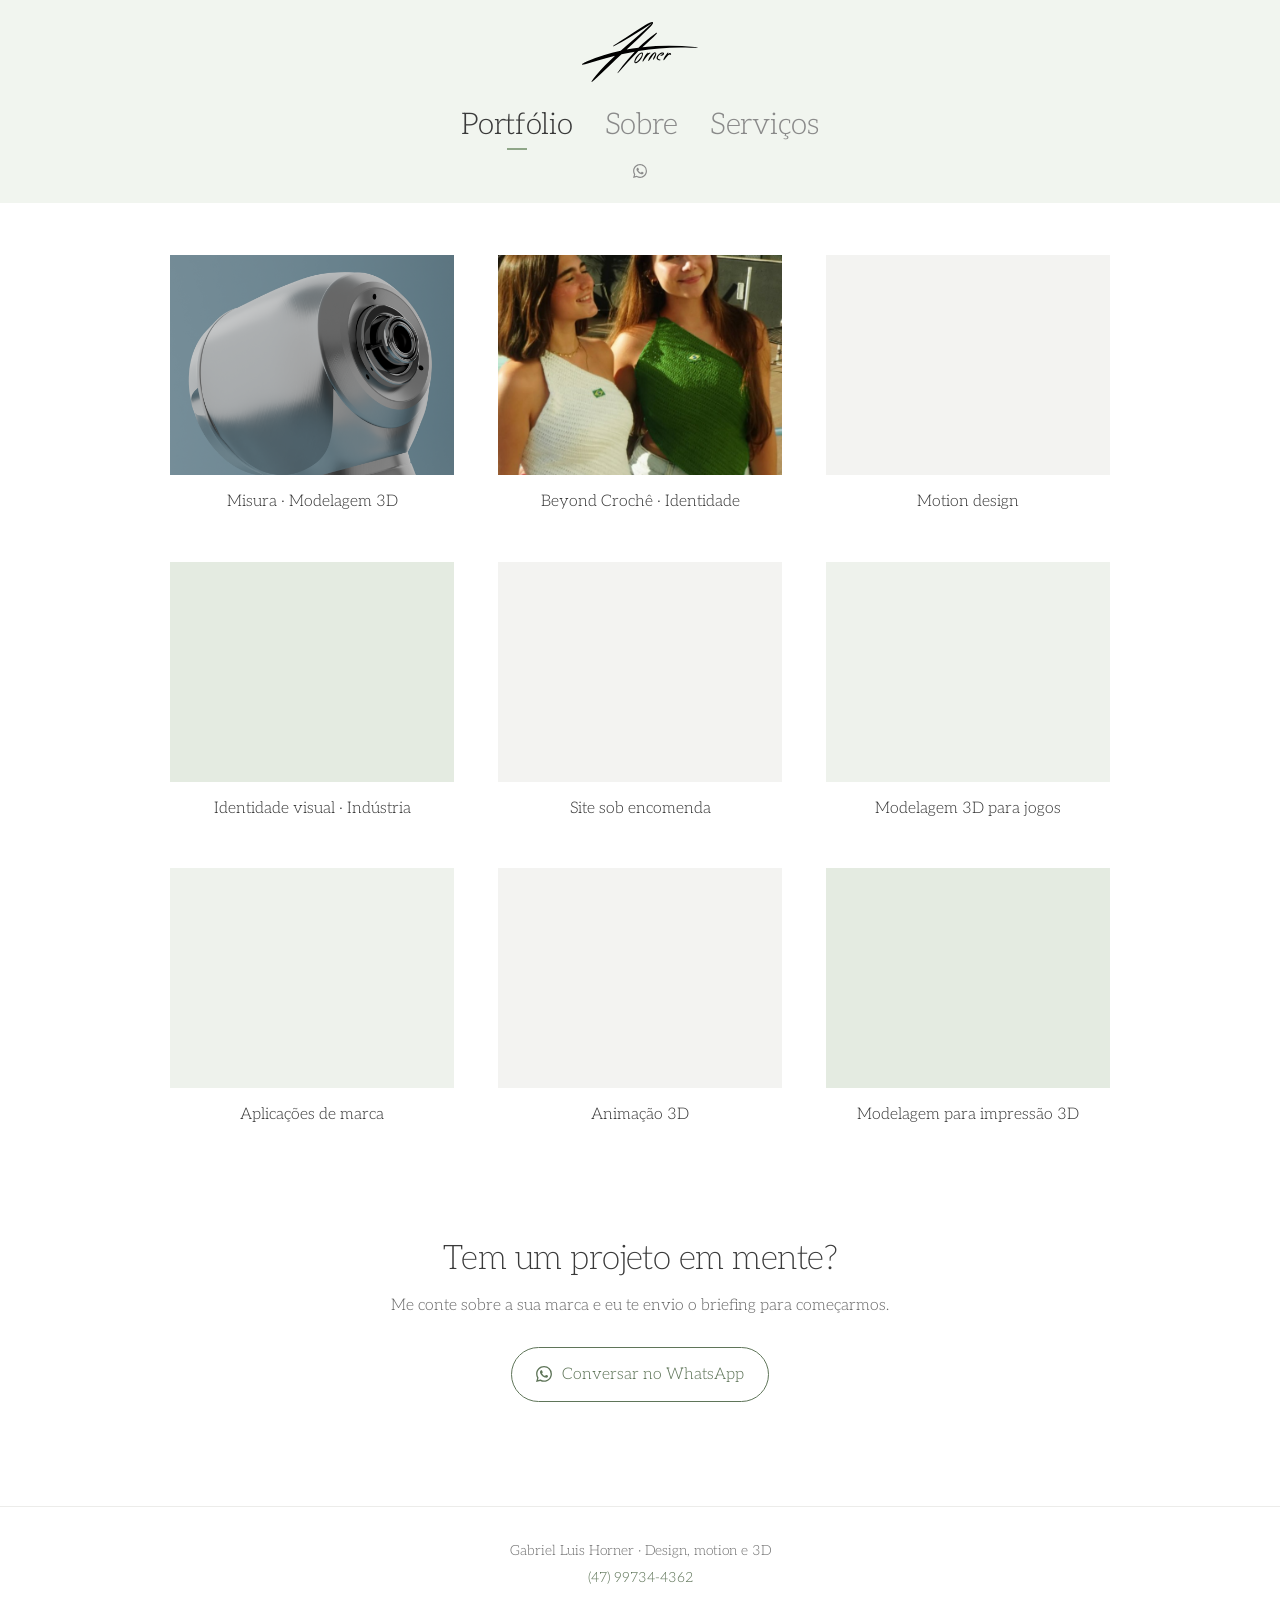
<file: index.html>
<!doctype html>
<html lang="pt-BR">
<head>
  <meta charset="utf-8">
  <meta name="viewport" content="width=device-width, initial-scale=1">
  <meta name="theme-color" content="#f1f5ef">
  <title>Gabriel Horner · Design</title>
  <meta name="description" content="Portfólio de Gabriel Luis Horner: identidade visual, sites, motion design e modelagem 3D.">
  <link rel="icon" href="assets/img/logo-horner.svg" type="image/svg+xml">
  <link rel="preload" href="assets/fonts/aleo-latin.woff2" as="font" type="font/woff2" crossorigin>
  <link rel="stylesheet" href="css/style.css">
</head>
<body>
  <svg width="0" height="0" style="position:absolute" aria-hidden="true" focusable="false">
    <symbol id="icon-whatsapp" viewBox="0 0 24 24"><path d="M17.472 14.382c-.297-.149-1.758-.867-2.03-.967-.273-.099-.471-.148-.67.15-.197.297-.767.966-.94 1.164-.173.199-.347.223-.644.075-.297-.15-1.255-.463-2.39-1.475-.883-.788-1.48-1.761-1.653-2.059-.173-.297-.018-.458.13-.606.134-.133.298-.347.446-.52.149-.174.198-.298.298-.497.099-.198.05-.371-.025-.52-.075-.149-.669-1.612-.916-2.207-.242-.579-.487-.5-.669-.51-.173-.008-.371-.01-.57-.01-.198 0-.52.074-.792.372-.272.297-1.04 1.016-1.04 2.479 0 1.462 1.065 2.875 1.213 3.074.149.198 2.096 3.2 5.077 4.487.709.306 1.262.489 1.694.625.712.227 1.36.195 1.871.118.571-.085 1.758-.719 2.006-1.413.248-.694.248-1.289.173-1.413-.074-.124-.272-.198-.57-.347m-5.421 7.403h-.004a9.87 9.87 0 01-5.031-1.378l-.361-.214-3.741.982.998-3.648-.235-.374a9.86 9.86 0 01-1.51-5.26c.001-5.45 4.436-9.884 9.888-9.884 2.64 0 5.122 1.03 6.988 2.898a9.825 9.825 0 012.893 6.994c-.003 5.45-4.437 9.884-9.885 9.884m8.413-18.297A11.815 11.815 0 0012.05 0C5.495 0 .16 5.335.157 11.892c0 2.096.547 4.142 1.588 5.945L.057 24l6.305-1.654a11.882 11.882 0 005.683 1.448h.005c6.554 0 11.89-5.335 11.893-11.893a11.821 11.821 0 00-3.48-8.413Z"/></symbol>
    <symbol id="icon-instagram" viewBox="0 0 24 24"><path d="M7.0301.084c-1.2768.0602-2.1487.264-2.911.5634-.7888.3075-1.4575.72-2.1228 1.3877-.6652.6677-1.075 1.3368-1.3802 2.127-.2954.7638-.4956 1.6365-.552 2.914-.0564 1.2775-.0689 1.6882-.0626 4.947.0062 3.2586.0206 3.6671.0825 4.9473.061 1.2765.264 2.1482.5635 2.9107.308.7889.72 1.4573 1.388 2.1228.6679.6655 1.3365 1.0743 2.1285 1.38.7632.295 1.6361.4961 2.9134.552 1.2773.056 1.6884.069 4.9462.0627 3.2578-.0062 3.668-.0207 4.9478-.0814 1.28-.0607 2.147-.2652 2.9098-.5633.7889-.3086 1.4578-.72 2.1228-1.3881.665-.6682 1.0745-1.3378 1.3795-2.1284.2957-.7632.4966-1.636.552-2.9124.056-1.2809.0692-1.6898.063-4.948-.0063-3.2583-.021-3.6668-.0817-4.9465-.0607-1.2797-.264-2.1487-.5633-2.9117-.3084-.7889-.72-1.4568-1.3876-2.1228C21.2982 1.33 20.628.9208 19.8378.6165 19.074.321 18.2017.1197 16.9244.0645 15.6471.0093 15.236-.005 11.977.0014 8.718.0076 8.31.0215 7.0301.0839m.1402 21.6932c-1.17-.0509-1.8053-.2453-2.2287-.408-.5606-.216-.96-.4771-1.3819-.895-.422-.4178-.6811-.8186-.9-1.378-.1644-.4234-.3624-1.058-.4171-2.228-.0595-1.2645-.072-1.6442-.079-4.848-.007-3.2037.0053-3.583.0607-4.848.05-1.169.2456-1.805.408-2.2282.216-.5613.4762-.96.895-1.3816.4188-.4217.8184-.6814 1.3783-.9003.423-.1651 1.0575-.3614 2.227-.4171 1.2655-.06 1.6447-.072 4.848-.079 3.2033-.007 3.5835.005 4.8495.0608 1.169.0508 1.8053.2445 2.228.408.5608.216.96.4754 1.3816.895.4217.4194.6816.8176.9005 1.3787.1653.4217.3617 1.056.4169 2.2263.0602 1.2655.0739 1.645.0796 4.848.0058 3.203-.0055 3.5834-.061 4.848-.051 1.17-.245 1.8055-.408 2.2294-.216.5604-.4763.96-.8954 1.3814-.419.4215-.8181.6811-1.3783.9-.4224.1649-1.0577.3617-2.2262.4174-1.2656.0595-1.6448.072-4.8493.079-3.2045.007-3.5825-.006-4.848-.0608M16.953 5.5864A1.44 1.44 0 1 0 18.39 4.144a1.44 1.44 0 0 0-1.437 1.4424M5.8385 12.012c.0067 3.4032 2.7706 6.1557 6.173 6.1493 3.4026-.0065 6.157-2.7701 6.1506-6.1733-.0065-3.4032-2.771-6.1565-6.174-6.1498-3.403.0067-6.156 2.771-6.1496 6.1738M8 12.0077a4 4 0 1 1 4.008 3.9921A3.9996 3.9996 0 0 1 8 12.0077"/></symbol>
    <symbol id="icon-behance" viewBox="0 0 24 24"><path d="M16.969 16.927a2.561 2.561 0 0 0 1.901.677 2.501 2.501 0 0 0 1.531-.475c.362-.235.636-.584.779-.99h2.585a5.091 5.091 0 0 1-1.9 2.896 5.292 5.292 0 0 1-3.091.88 5.839 5.839 0 0 1-2.284-.433 4.871 4.871 0 0 1-1.723-1.211 5.657 5.657 0 0 1-1.08-1.874 7.057 7.057 0 0 1-.383-2.393c-.005-.8.129-1.595.396-2.349a5.313 5.313 0 0 1 5.088-3.604 4.87 4.87 0 0 1 2.376.563c.661.362 1.231.87 1.668 1.485a6.2 6.2 0 0 1 .943 2.133c.194.821.263 1.666.205 2.508h-7.699c-.063.79.184 1.574.688 2.187ZM6.947 4.084a8.065 8.065 0 0 1 1.928.198 4.29 4.29 0 0 1 1.490.638c.418.303.748.711.958 1.182.241.579.357 1.203.341 1.830a3.506 3.506 0 0 1-.506 1.961 3.726 3.726 0 0 1-1.503 1.287 3.588 3.588 0 0 1 2.027 1.437c.464.747.697 1.615.67 2.494a4.593 4.593 0 0 1-.423 2.032 3.945 3.945 0 0 1-1.163 1.413 5.114 5.114 0 0 1-1.683.807 7.135 7.135 0 0 1-1.928.259H0V4.084h6.947Zm-.235 12.9c.308.004.616-.029.916-.099a2.18 2.18 0 0 0 .766-.332c.228-.158.411-.371.534-.619.142-.317.208-.663.191-1.009a2.08 2.08 0 0 0-.642-1.715 2.618 2.618 0 0 0-1.696-.505h-3.54v4.279h3.471Zm13.635-5.967a2.13 2.13 0 0 0-1.654-.619 2.336 2.336 0 0 0-1.163.259 2.474 2.474 0 0 0-.738.62 2.359 2.359 0 0 0-.396.792c-.074.239-.12.485-.137.734h4.769a3.239 3.239 0 0 0-.679-1.785l-.002-.001Zm-13.813-.648a2.254 2.254 0 0 0 1.423-.433c.399-.355.607-.88.56-1.413a1.916 1.916 0 0 0-.178-.891 1.298 1.298 0 0 0-.495-.533 1.851 1.851 0 0 0-.711-.274 3.966 3.966 0 0 0-.835-.073H3.241v3.631h3.293v-.014ZM21.62 5.122h-5.976v1.527h5.976V5.122Z"/></symbol>
  </svg>
  <a class="skip-link" href="#conteudo">Pular para o conteúdo</a>

  <header class="site-header">
    <a class="brand" href="index.html" aria-label="Gabriel Horner, página inicial">
      <img src="assets/img/logo-horner.svg" alt="Gabriel Horner" width="156" height="81">
    </a>
    <nav class="site-nav" aria-label="Principal">
      <ul>
        <li><a href="index.html" aria-current="page">Portfólio</a></li>
        <li><a href="sobre.html">Sobre</a></li>
        <li><a href="servicos.html">Serviços</a></li>
      </ul>
    </nav>
    <ul class="social" aria-label="Redes e contato">
      <li><a href="https://wa.me/5547997344362" target="_blank" rel="noopener" aria-label="WhatsApp"><svg aria-hidden="true"><use href="#icon-whatsapp"/></svg></a></li>
    </ul>
  </header>

  <main id="conteudo">
    <h1 class="visually-hidden">Portfólio</h1>

    <ul class="grid">
      <li class="tile" style="--i:0">
        <a href="projetos/misura.html">
          <figure>
            <div class="tile__media">
              <img src="assets/projetos/misura/capa.png" alt="Misura — peça de mão odontológica em render 3D" width="1080" height="1920" loading="eager">
            </div>
            <figcaption><span>Misura · Modelagem 3D</span></figcaption>
          </figure>
        </a>
      </li>
      <li class="tile" style="--i:1">
        <a href="projetos/crochetbeyond.html">
          <figure>
            <div class="tile__media">
              <img src="assets/projetos/crochetbeyond/capa.jpg" alt="Beyond Crochê — identidade visual" width="1400" height="1050" loading="lazy">
            </div>
            <figcaption><span>Beyond Crochê · Identidade</span></figcaption>
          </figure>
        </a>
      </li>
      <li class="tile" style="--i:2">
        <figure>
          <div class="tile__media tile__media--placeholder" aria-hidden="true"></div>
          <figcaption><span>Motion design</span></figcaption>
        </figure>
      </li>
      <li class="tile" style="--i:3">
        <figure>
          <div class="tile__media tile__media--placeholder" data-tone="wash" aria-hidden="true"></div>
          <figcaption><span>Identidade visual · Indústria</span></figcaption>
        </figure>
      </li>
      <li class="tile" style="--i:4">
        <figure>
          <div class="tile__media tile__media--placeholder" aria-hidden="true"></div>
          <figcaption><span>Site sob encomenda</span></figcaption>
        </figure>
      </li>
      <li class="tile" style="--i:5">
        <figure>
          <div class="tile__media tile__media--placeholder" data-tone="sage" aria-hidden="true"></div>
          <figcaption><span>Modelagem 3D para jogos</span></figcaption>
        </figure>
      </li>
      <li class="tile" style="--i:6">
        <figure>
          <div class="tile__media tile__media--placeholder" data-tone="sage" aria-hidden="true"></div>
          <figcaption><span>Aplicações de marca</span></figcaption>
        </figure>
      </li>
      <li class="tile" style="--i:7">
        <figure>
          <div class="tile__media tile__media--placeholder" aria-hidden="true"></div>
          <figcaption><span>Animação 3D</span></figcaption>
        </figure>
      </li>
      <li class="tile" style="--i:8">
        <figure>
          <div class="tile__media tile__media--placeholder" data-tone="wash" aria-hidden="true"></div>
          <figcaption><span>Modelagem para impressão 3D</span></figcaption>
        </figure>
      </li>
    </ul>

    <section class="contact" aria-labelledby="contato-titulo">
      <h2 id="contato-titulo">Tem um projeto em mente?</h2>
      <p>Me conte sobre a sua marca e eu te envio o briefing para começarmos.</p>
      <a class="button" href="https://wa.me/5547997344362?text=Ol%C3%A1%20Gabriel!%20Vi%20seu%20portf%C3%B3lio%20e%20gostaria%20de%20conversar%20sobre%20um%20projeto." target="_blank" rel="noopener">
        <svg aria-hidden="true"><use href="#icon-whatsapp"/></svg>
        Conversar no WhatsApp
      </a>
    </section>
  </main>

  <footer class="site-footer">
    <p>Gabriel Luis Horner · Design, motion e 3D</p>
    <p><a href="https://wa.me/5547997344362" target="_blank" rel="noopener">(47) 99734-4362</a></p>
  </footer>

  <script src="js/scroll-sequence.js" defer></script>
</body>
</html>
</file>
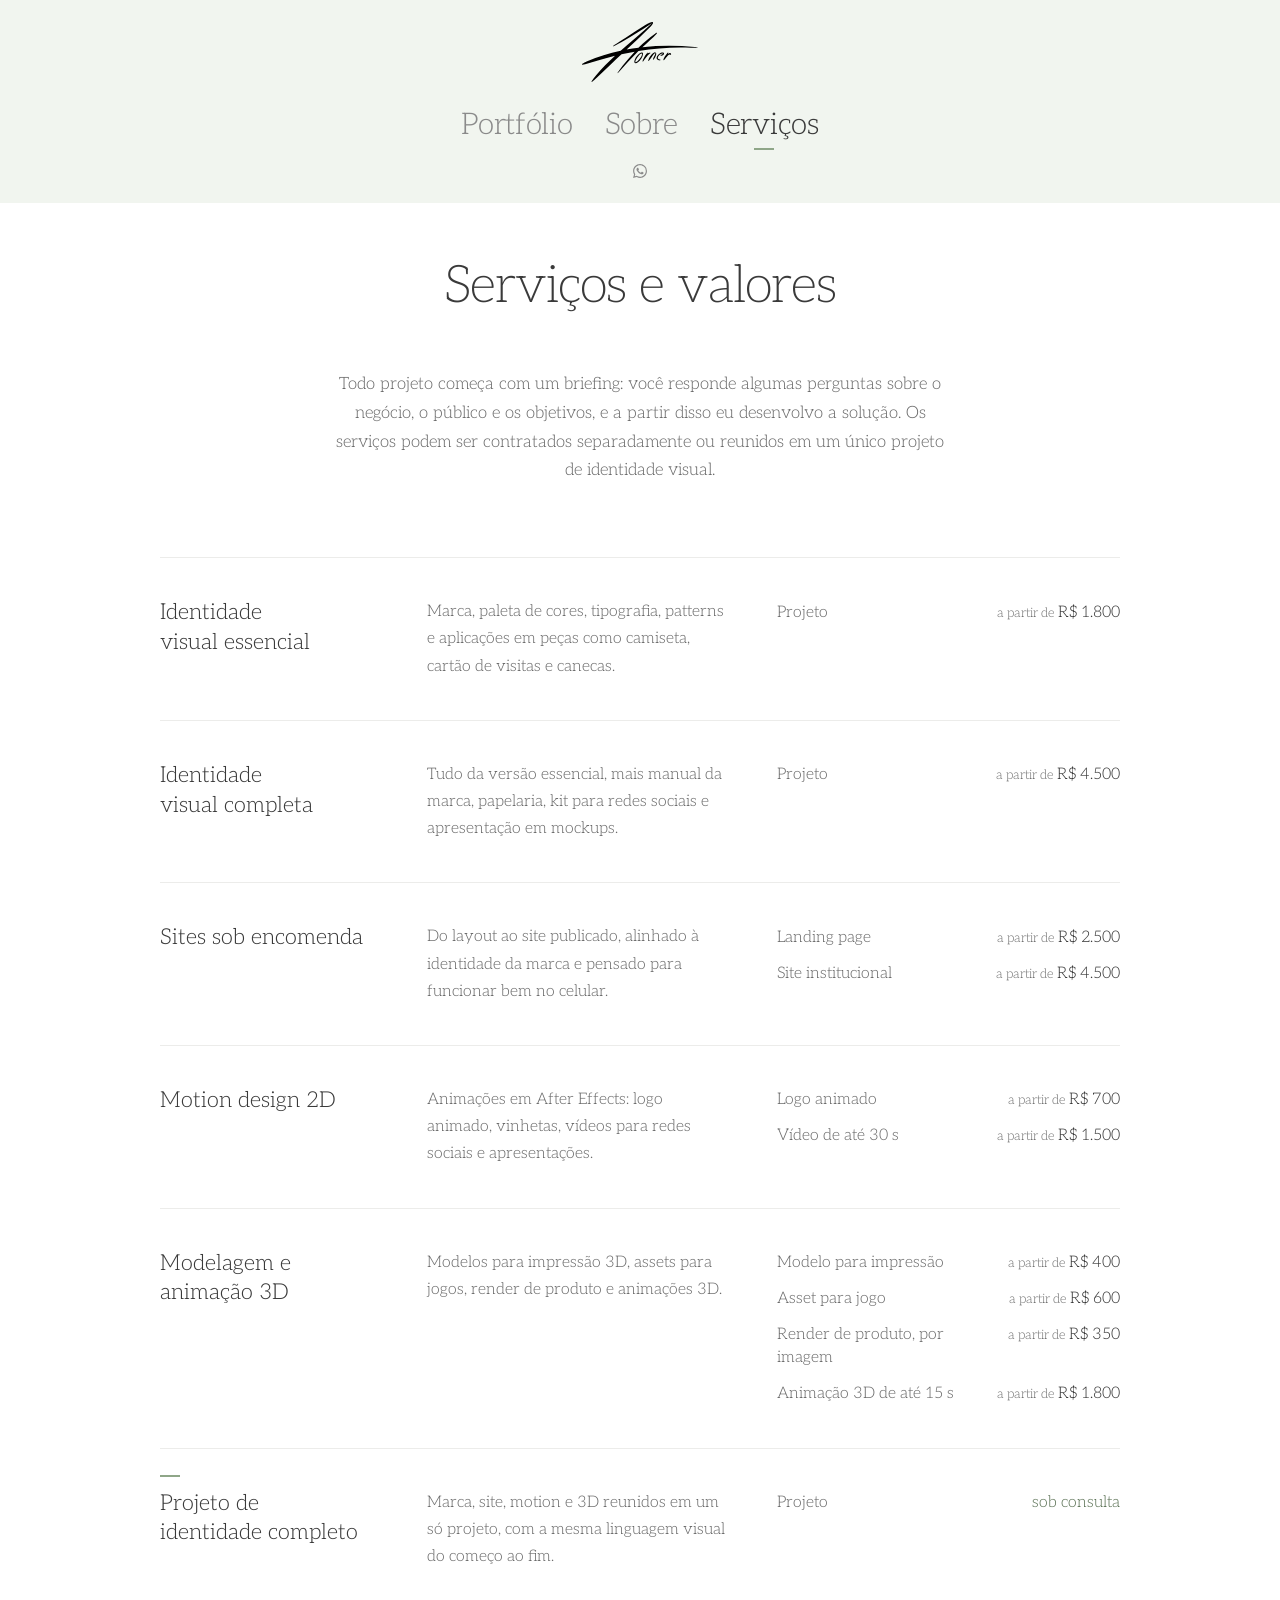
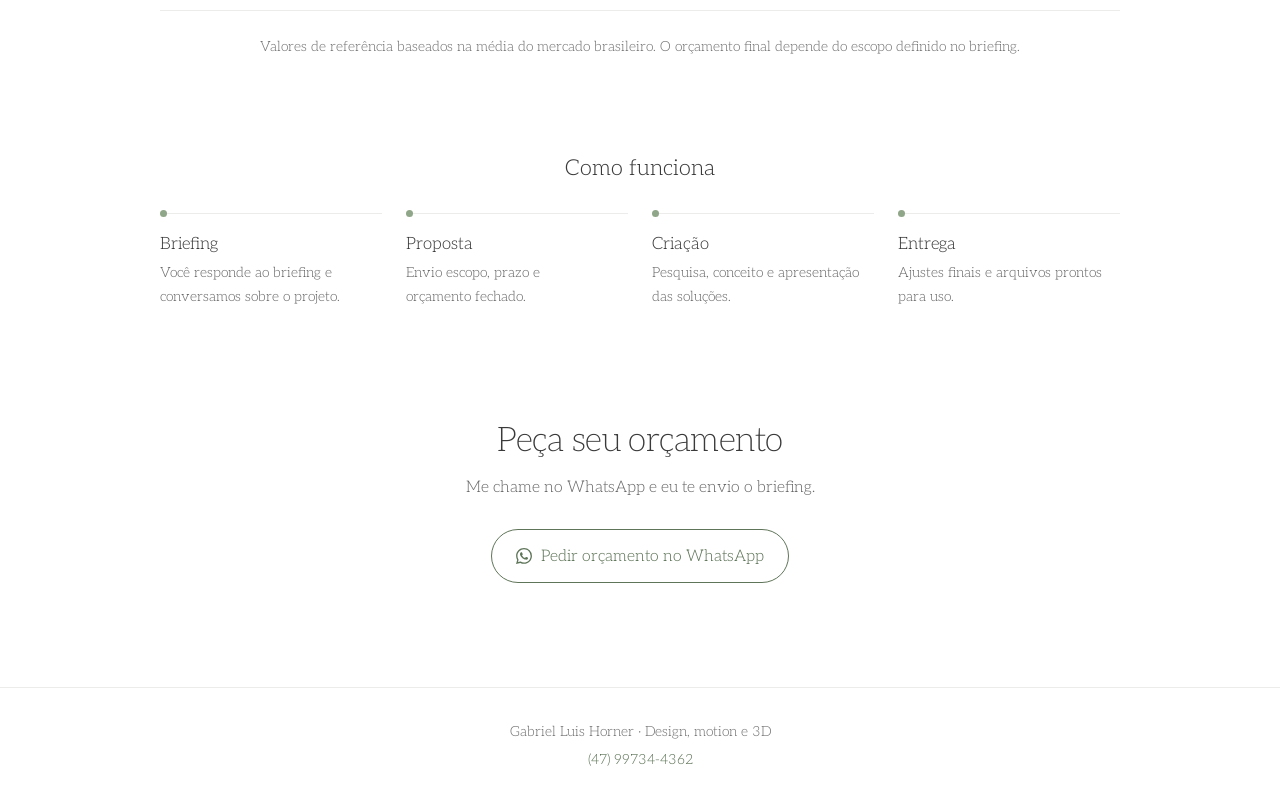
<file: servicos.html>
<!doctype html>
<html lang="pt-BR">
<head>
  <meta charset="utf-8">
  <meta name="viewport" content="width=device-width, initial-scale=1">
  <meta name="theme-color" content="#f1f5ef">
  <title>Serviços e valores · Gabriel Horner · Design</title>
  <meta name="description" content="Identidade visual, sites sob encomenda, motion design em After Effects e modelagem 3D. Valores de referência e como funciona o briefing.">
  <link rel="icon" href="assets/img/logo-horner.svg" type="image/svg+xml">
  <link rel="preload" href="assets/fonts/aleo-latin.woff2" as="font" type="font/woff2" crossorigin>
  <link rel="stylesheet" href="css/style.css">
</head>
<body>
  <svg width="0" height="0" style="position:absolute" aria-hidden="true" focusable="false">
    <symbol id="icon-whatsapp" viewBox="0 0 24 24"><path d="M17.472 14.382c-.297-.149-1.758-.867-2.03-.967-.273-.099-.471-.148-.67.15-.197.297-.767.966-.94 1.164-.173.199-.347.223-.644.075-.297-.15-1.255-.463-2.39-1.475-.883-.788-1.48-1.761-1.653-2.059-.173-.297-.018-.458.13-.606.134-.133.298-.347.446-.52.149-.174.198-.298.298-.497.099-.198.05-.371-.025-.52-.075-.149-.669-1.612-.916-2.207-.242-.579-.487-.5-.669-.51-.173-.008-.371-.01-.57-.01-.198 0-.52.074-.792.372-.272.297-1.04 1.016-1.04 2.479 0 1.462 1.065 2.875 1.213 3.074.149.198 2.096 3.2 5.077 4.487.709.306 1.262.489 1.694.625.712.227 1.36.195 1.871.118.571-.085 1.758-.719 2.006-1.413.248-.694.248-1.289.173-1.413-.074-.124-.272-.198-.57-.347m-5.421 7.403h-.004a9.87 9.87 0 01-5.031-1.378l-.361-.214-3.741.982.998-3.648-.235-.374a9.86 9.86 0 01-1.51-5.26c.001-5.45 4.436-9.884 9.888-9.884 2.64 0 5.122 1.03 6.988 2.898a9.825 9.825 0 012.893 6.994c-.003 5.45-4.437 9.884-9.885 9.884m8.413-18.297A11.815 11.815 0 0012.05 0C5.495 0 .16 5.335.157 11.892c0 2.096.547 4.142 1.588 5.945L.057 24l6.305-1.654a11.882 11.882 0 005.683 1.448h.005c6.554 0 11.89-5.335 11.893-11.893a11.821 11.821 0 00-3.48-8.413Z"/></symbol>
    <symbol id="icon-instagram" viewBox="0 0 24 24"><path d="M7.0301.084c-1.2768.0602-2.1487.264-2.911.5634-.7888.3075-1.4575.72-2.1228 1.3877-.6652.6677-1.075 1.3368-1.3802 2.127-.2954.7638-.4956 1.6365-.552 2.914-.0564 1.2775-.0689 1.6882-.0626 4.947.0062 3.2586.0206 3.6671.0825 4.9473.061 1.2765.264 2.1482.5635 2.9107.308.7889.72 1.4573 1.388 2.1228.6679.6655 1.3365 1.0743 2.1285 1.38.7632.295 1.6361.4961 2.9134.552 1.2773.056 1.6884.069 4.9462.0627 3.2578-.0062 3.668-.0207 4.9478-.0814 1.28-.0607 2.147-.2652 2.9098-.5633.7889-.3086 1.4578-.72 2.1228-1.3881.665-.6682 1.0745-1.3378 1.3795-2.1284.2957-.7632.4966-1.636.552-2.9124.056-1.2809.0692-1.6898.063-4.948-.0063-3.2583-.021-3.6668-.0817-4.9465-.0607-1.2797-.264-2.1487-.5633-2.9117-.3084-.7889-.72-1.4568-1.3876-2.1228C21.2982 1.33 20.628.9208 19.8378.6165 19.074.321 18.2017.1197 16.9244.0645 15.6471.0093 15.236-.005 11.977.0014 8.718.0076 8.31.0215 7.0301.0839m.1402 21.6932c-1.17-.0509-1.8053-.2453-2.2287-.408-.5606-.216-.96-.4771-1.3819-.895-.422-.4178-.6811-.8186-.9-1.378-.1644-.4234-.3624-1.058-.4171-2.228-.0595-1.2645-.072-1.6442-.079-4.848-.007-3.2037.0053-3.583.0607-4.848.05-1.169.2456-1.805.408-2.2282.216-.5613.4762-.96.895-1.3816.4188-.4217.8184-.6814 1.3783-.9003.423-.1651 1.0575-.3614 2.227-.4171 1.2655-.06 1.6447-.072 4.848-.079 3.2033-.007 3.5835.005 4.8495.0608 1.169.0508 1.8053.2445 2.228.408.5608.216.96.4754 1.3816.895.4217.4194.6816.8176.9005 1.3787.1653.4217.3617 1.056.4169 2.2263.0602 1.2655.0739 1.645.0796 4.848.0058 3.203-.0055 3.5834-.061 4.848-.051 1.17-.245 1.8055-.408 2.2294-.216.5604-.4763.96-.8954 1.3814-.419.4215-.8181.6811-1.3783.9-.4224.1649-1.0577.3617-2.2262.4174-1.2656.0595-1.6448.072-4.8493.079-3.2045.007-3.5825-.006-4.848-.0608M16.953 5.5864A1.44 1.44 0 1 0 18.39 4.144a1.44 1.44 0 0 0-1.437 1.4424M5.8385 12.012c.0067 3.4032 2.7706 6.1557 6.173 6.1493 3.4026-.0065 6.157-2.7701 6.1506-6.1733-.0065-3.4032-2.771-6.1565-6.174-6.1498-3.403.0067-6.156 2.771-6.1496 6.1738M8 12.0077a4 4 0 1 1 4.008 3.9921A3.9996 3.9996 0 0 1 8 12.0077"/></symbol>
    <symbol id="icon-behance" viewBox="0 0 24 24"><path d="M16.969 16.927a2.561 2.561 0 0 0 1.901.677 2.501 2.501 0 0 0 1.531-.475c.362-.235.636-.584.779-.99h2.585a5.091 5.091 0 0 1-1.9 2.896 5.292 5.292 0 0 1-3.091.88 5.839 5.839 0 0 1-2.284-.433 4.871 4.871 0 0 1-1.723-1.211 5.657 5.657 0 0 1-1.08-1.874 7.057 7.057 0 0 1-.383-2.393c-.005-.8.129-1.595.396-2.349a5.313 5.313 0 0 1 5.088-3.604 4.87 4.87 0 0 1 2.376.563c.661.362 1.231.87 1.668 1.485a6.2 6.2 0 0 1 .943 2.133c.194.821.263 1.666.205 2.508h-7.699c-.063.79.184 1.574.688 2.187ZM6.947 4.084a8.065 8.065 0 0 1 1.928.198 4.29 4.29 0 0 1 1.490.638c.418.303.748.711.958 1.182.241.579.357 1.203.341 1.830a3.506 3.506 0 0 1-.506 1.961 3.726 3.726 0 0 1-1.503 1.287 3.588 3.588 0 0 1 2.027 1.437c.464.747.697 1.615.67 2.494a4.593 4.593 0 0 1-.423 2.032 3.945 3.945 0 0 1-1.163 1.413 5.114 5.114 0 0 1-1.683.807 7.135 7.135 0 0 1-1.928.259H0V4.084h6.947Zm-.235 12.9c.308.004.616-.029.916-.099a2.18 2.18 0 0 0 .766-.332c.228-.158.411-.371.534-.619.142-.317.208-.663.191-1.009a2.08 2.08 0 0 0-.642-1.715 2.618 2.618 0 0 0-1.696-.505h-3.54v4.279h3.471Zm13.635-5.967a2.13 2.13 0 0 0-1.654-.619 2.336 2.336 0 0 0-1.163.259 2.474 2.474 0 0 0-.738.62 2.359 2.359 0 0 0-.396.792c-.074.239-.12.485-.137.734h4.769a3.239 3.239 0 0 0-.679-1.785l-.002-.001Zm-13.813-.648a2.254 2.254 0 0 0 1.423-.433c.399-.355.607-.88.56-1.413a1.916 1.916 0 0 0-.178-.891 1.298 1.298 0 0 0-.495-.533 1.851 1.851 0 0 0-.711-.274 3.966 3.966 0 0 0-.835-.073H3.241v3.631h3.293v-.014ZM21.62 5.122h-5.976v1.527h5.976V5.122Z"/></symbol>
  </svg>
  <a class="skip-link" href="#conteudo">Pular para o conteúdo</a>

  <header class="site-header">
    <a class="brand" href="index.html" aria-label="Gabriel Horner, página inicial">
      <img src="assets/img/logo-horner.svg" alt="Gabriel Horner" width="156" height="81">
    </a>
    <nav class="site-nav" aria-label="Principal">
      <ul>
        <li><a href="index.html">Portfólio</a></li>
        <li><a href="sobre.html">Sobre</a></li>
        <li><a href="servicos.html" aria-current="page">Serviços</a></li>
      </ul>
    </nav>
    <ul class="social" aria-label="Redes e contato">
      <li><a href="https://wa.me/5547997344362" target="_blank" rel="noopener" aria-label="WhatsApp"><svg aria-hidden="true"><use href="#icon-whatsapp"/></svg></a></li>
    </ul>
  </header>

  <main id="conteudo">
    <h1 class="page-title">Serviços e valores</h1>

    <p class="lead">Todo projeto começa com um briefing: você responde algumas perguntas sobre o negócio, o público e os objetivos, e a partir disso eu desenvolvo a solução. Os serviços podem ser contratados separadamente ou reunidos em um único projeto de identidade visual.</p>

    <ul class="services">
      <li class="service">
        <h2>Identidade visual essencial</h2>
        <p>Marca, paleta de cores, tipografia, patterns e aplicações em peças como camiseta, cartão de visitas e canecas.</p>
        <dl class="prices">
          <div><dt>Projeto</dt><dd><small>a partir de</small>R$ 1.800</dd></div>
        </dl>
      </li>
      <li class="service">
        <h2>Identidade visual completa</h2>
        <p>Tudo da versão essencial, mais manual da marca, papelaria, kit para redes sociais e apresentação em mockups.</p>
        <dl class="prices">
          <div><dt>Projeto</dt><dd><small>a partir de</small>R$ 4.500</dd></div>
        </dl>
      </li>
      <li class="service">
        <h2>Sites sob encomenda</h2>
        <p>Do layout ao site publicado, alinhado à identidade da marca e pensado para funcionar bem no celular.</p>
        <dl class="prices">
          <div><dt>Landing page</dt><dd><small>a partir de</small>R$ 2.500</dd></div>
          <div><dt>Site institucional</dt><dd><small>a partir de</small>R$ 4.500</dd></div>
        </dl>
      </li>
      <li class="service">
        <h2>Motion design 2D</h2>
        <p>Animações em After Effects: logo animado, vinhetas, vídeos para redes sociais e apresentações.</p>
        <dl class="prices">
          <div><dt>Logo animado</dt><dd><small>a partir de</small>R$ 700</dd></div>
          <div><dt>Vídeo de até 30 s</dt><dd><small>a partir de</small>R$ 1.500</dd></div>
        </dl>
      </li>
      <li class="service">
        <h2>Modelagem e animação 3D</h2>
        <p>Modelos para impressão 3D, assets para jogos, render de produto e animações 3D.</p>
        <dl class="prices">
          <div><dt>Modelo para impressão</dt><dd><small>a partir de</small>R$ 400</dd></div>
          <div><dt>Asset para jogo</dt><dd><small>a partir de</small>R$ 600</dd></div>
          <div><dt>Render de produto, por imagem</dt><dd><small>a partir de</small>R$ 350</dd></div>
          <div><dt>Animação 3D de até 15 s</dt><dd><small>a partir de</small>R$ 1.800</dd></div>
        </dl>
      </li>
      <li class="service service--bundle">
        <h2>Projeto de identidade completo</h2>
        <p>Marca, site, motion e 3D reunidos em um só projeto, com a mesma linguagem visual do começo ao fim.</p>
        <dl class="prices">
          <div><dt>Projeto</dt><dd>sob consulta</dd></div>
        </dl>
      </li>
    </ul>

    <p class="price-note">Valores de referência baseados na média do mercado brasileiro. O orçamento final depende do escopo definido no briefing.</p>

    <section class="process" aria-labelledby="como-funciona">
      <h2 class="section-title" id="como-funciona">Como funciona</h2>
      <ol>
        <li>
          <h3>Briefing</h3>
          <p>Você responde ao briefing e conversamos sobre o projeto.</p>
        </li>
        <li>
          <h3>Proposta</h3>
          <p>Envio escopo, prazo e orçamento fechado.</p>
        </li>
        <li>
          <h3>Criação</h3>
          <p>Pesquisa, conceito e apresentação das soluções.</p>
        </li>
        <li>
          <h3>Entrega</h3>
          <p>Ajustes finais e arquivos prontos para uso.</p>
        </li>
      </ol>
    </section>

    <section class="contact" aria-labelledby="contato-titulo">
      <h2 id="contato-titulo">Peça seu orçamento</h2>
      <p>Me chame no WhatsApp e eu te envio o briefing.</p>
      <a class="button" href="https://wa.me/5547997344362?text=Ol%C3%A1%20Gabriel!%20Gostaria%20de%20um%20or%C3%A7amento." target="_blank" rel="noopener">
        <svg aria-hidden="true"><use href="#icon-whatsapp"/></svg>
        Pedir orçamento no WhatsApp
      </a>
    </section>
  </main>

  <footer class="site-footer">
    <p>Gabriel Luis Horner · Design, motion e 3D</p>
    <p><a href="https://wa.me/5547997344362" target="_blank" rel="noopener">(47) 99734-4362</a></p>
  </footer>
</body>
</html>
</file>
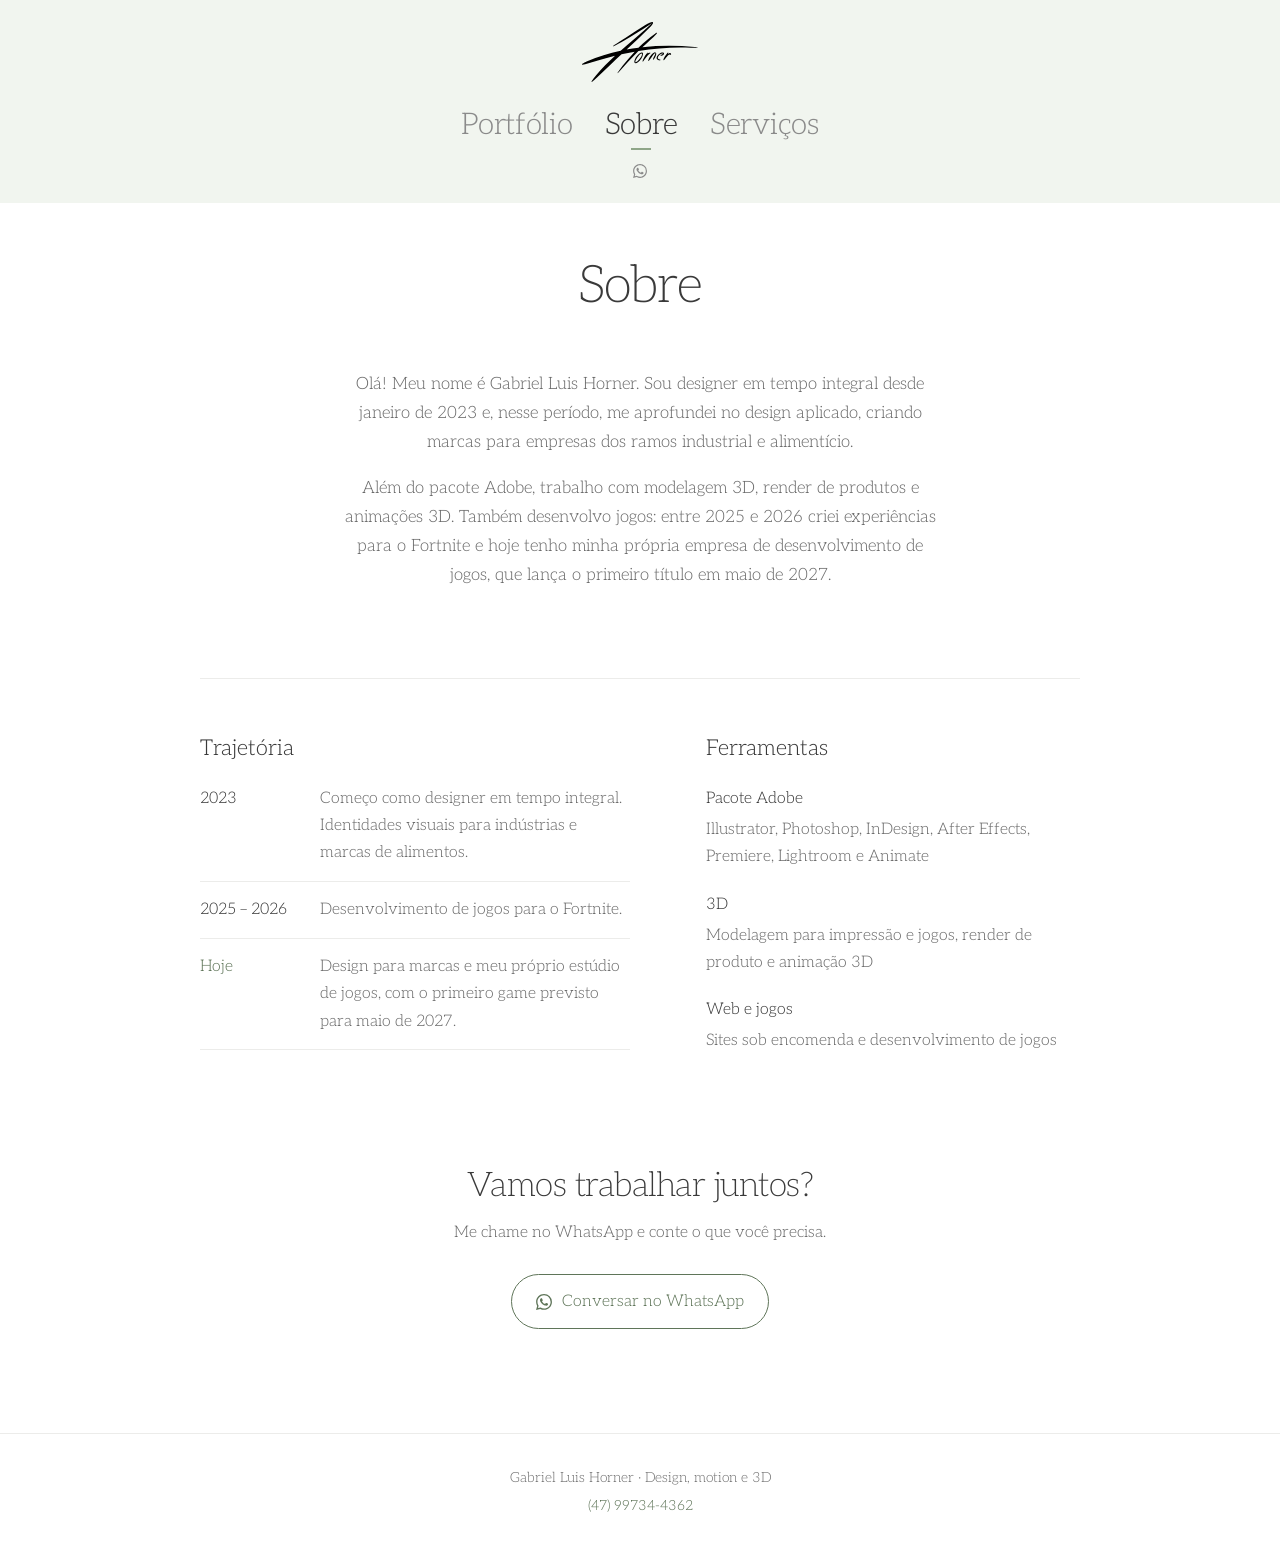
<file: sobre.html>
<!doctype html>
<html lang="pt-BR">
<head>
  <meta charset="utf-8">
  <meta name="viewport" content="width=device-width, initial-scale=1">
  <meta name="theme-color" content="#f1f5ef">
  <title>Sobre · Gabriel Horner · Design</title>
  <meta name="description" content="Gabriel Luis Horner, designer em tempo integral desde 2023: identidade visual, pacote Adobe, modelagem 3D e desenvolvimento de jogos.">
  <link rel="icon" href="assets/img/logo-horner.svg" type="image/svg+xml">
  <link rel="preload" href="assets/fonts/aleo-latin.woff2" as="font" type="font/woff2" crossorigin>
  <link rel="stylesheet" href="css/style.css">
</head>
<body>
  <svg width="0" height="0" style="position:absolute" aria-hidden="true" focusable="false">
    <symbol id="icon-whatsapp" viewBox="0 0 24 24"><path d="M17.472 14.382c-.297-.149-1.758-.867-2.03-.967-.273-.099-.471-.148-.67.15-.197.297-.767.966-.94 1.164-.173.199-.347.223-.644.075-.297-.15-1.255-.463-2.39-1.475-.883-.788-1.48-1.761-1.653-2.059-.173-.297-.018-.458.13-.606.134-.133.298-.347.446-.52.149-.174.198-.298.298-.497.099-.198.05-.371-.025-.52-.075-.149-.669-1.612-.916-2.207-.242-.579-.487-.5-.669-.51-.173-.008-.371-.01-.57-.01-.198 0-.52.074-.792.372-.272.297-1.04 1.016-1.04 2.479 0 1.462 1.065 2.875 1.213 3.074.149.198 2.096 3.2 5.077 4.487.709.306 1.262.489 1.694.625.712.227 1.36.195 1.871.118.571-.085 1.758-.719 2.006-1.413.248-.694.248-1.289.173-1.413-.074-.124-.272-.198-.57-.347m-5.421 7.403h-.004a9.87 9.87 0 01-5.031-1.378l-.361-.214-3.741.982.998-3.648-.235-.374a9.86 9.86 0 01-1.51-5.26c.001-5.45 4.436-9.884 9.888-9.884 2.64 0 5.122 1.03 6.988 2.898a9.825 9.825 0 012.893 6.994c-.003 5.45-4.437 9.884-9.885 9.884m8.413-18.297A11.815 11.815 0 0012.05 0C5.495 0 .16 5.335.157 11.892c0 2.096.547 4.142 1.588 5.945L.057 24l6.305-1.654a11.882 11.882 0 005.683 1.448h.005c6.554 0 11.89-5.335 11.893-11.893a11.821 11.821 0 00-3.48-8.413Z"/></symbol>
    <symbol id="icon-instagram" viewBox="0 0 24 24"><path d="M7.0301.084c-1.2768.0602-2.1487.264-2.911.5634-.7888.3075-1.4575.72-2.1228 1.3877-.6652.6677-1.075 1.3368-1.3802 2.127-.2954.7638-.4956 1.6365-.552 2.914-.0564 1.2775-.0689 1.6882-.0626 4.947.0062 3.2586.0206 3.6671.0825 4.9473.061 1.2765.264 2.1482.5635 2.9107.308.7889.72 1.4573 1.388 2.1228.6679.6655 1.3365 1.0743 2.1285 1.38.7632.295 1.6361.4961 2.9134.552 1.2773.056 1.6884.069 4.9462.0627 3.2578-.0062 3.668-.0207 4.9478-.0814 1.28-.0607 2.147-.2652 2.9098-.5633.7889-.3086 1.4578-.72 2.1228-1.3881.665-.6682 1.0745-1.3378 1.3795-2.1284.2957-.7632.4966-1.636.552-2.9124.056-1.2809.0692-1.6898.063-4.948-.0063-3.2583-.021-3.6668-.0817-4.9465-.0607-1.2797-.264-2.1487-.5633-2.9117-.3084-.7889-.72-1.4568-1.3876-2.1228C21.2982 1.33 20.628.9208 19.8378.6165 19.074.321 18.2017.1197 16.9244.0645 15.6471.0093 15.236-.005 11.977.0014 8.718.0076 8.31.0215 7.0301.0839m.1402 21.6932c-1.17-.0509-1.8053-.2453-2.2287-.408-.5606-.216-.96-.4771-1.3819-.895-.422-.4178-.6811-.8186-.9-1.378-.1644-.4234-.3624-1.058-.4171-2.228-.0595-1.2645-.072-1.6442-.079-4.848-.007-3.2037.0053-3.583.0607-4.848.05-1.169.2456-1.805.408-2.2282.216-.5613.4762-.96.895-1.3816.4188-.4217.8184-.6814 1.3783-.9003.423-.1651 1.0575-.3614 2.227-.4171 1.2655-.06 1.6447-.072 4.848-.079 3.2033-.007 3.5835.005 4.8495.0608 1.169.0508 1.8053.2445 2.228.408.5608.216.96.4754 1.3816.895.4217.4194.6816.8176.9005 1.3787.1653.4217.3617 1.056.4169 2.2263.0602 1.2655.0739 1.645.0796 4.848.0058 3.203-.0055 3.5834-.061 4.848-.051 1.17-.245 1.8055-.408 2.2294-.216.5604-.4763.96-.8954 1.3814-.419.4215-.8181.6811-1.3783.9-.4224.1649-1.0577.3617-2.2262.4174-1.2656.0595-1.6448.072-4.8493.079-3.2045.007-3.5825-.006-4.848-.0608M16.953 5.5864A1.44 1.44 0 1 0 18.39 4.144a1.44 1.44 0 0 0-1.437 1.4424M5.8385 12.012c.0067 3.4032 2.7706 6.1557 6.173 6.1493 3.4026-.0065 6.157-2.7701 6.1506-6.1733-.0065-3.4032-2.771-6.1565-6.174-6.1498-3.403.0067-6.156 2.771-6.1496 6.1738M8 12.0077a4 4 0 1 1 4.008 3.9921A3.9996 3.9996 0 0 1 8 12.0077"/></symbol>
    <symbol id="icon-behance" viewBox="0 0 24 24"><path d="M16.969 16.927a2.561 2.561 0 0 0 1.901.677 2.501 2.501 0 0 0 1.531-.475c.362-.235.636-.584.779-.99h2.585a5.091 5.091 0 0 1-1.9 2.896 5.292 5.292 0 0 1-3.091.88 5.839 5.839 0 0 1-2.284-.433 4.871 4.871 0 0 1-1.723-1.211 5.657 5.657 0 0 1-1.08-1.874 7.057 7.057 0 0 1-.383-2.393c-.005-.8.129-1.595.396-2.349a5.313 5.313 0 0 1 5.088-3.604 4.87 4.87 0 0 1 2.376.563c.661.362 1.231.87 1.668 1.485a6.2 6.2 0 0 1 .943 2.133c.194.821.263 1.666.205 2.508h-7.699c-.063.79.184 1.574.688 2.187ZM6.947 4.084a8.065 8.065 0 0 1 1.928.198 4.29 4.29 0 0 1 1.490.638c.418.303.748.711.958 1.182.241.579.357 1.203.341 1.830a3.506 3.506 0 0 1-.506 1.961 3.726 3.726 0 0 1-1.503 1.287 3.588 3.588 0 0 1 2.027 1.437c.464.747.697 1.615.67 2.494a4.593 4.593 0 0 1-.423 2.032 3.945 3.945 0 0 1-1.163 1.413 5.114 5.114 0 0 1-1.683.807 7.135 7.135 0 0 1-1.928.259H0V4.084h6.947Zm-.235 12.9c.308.004.616-.029.916-.099a2.18 2.18 0 0 0 .766-.332c.228-.158.411-.371.534-.619.142-.317.208-.663.191-1.009a2.08 2.08 0 0 0-.642-1.715 2.618 2.618 0 0 0-1.696-.505h-3.54v4.279h3.471Zm13.635-5.967a2.13 2.13 0 0 0-1.654-.619 2.336 2.336 0 0 0-1.163.259 2.474 2.474 0 0 0-.738.62 2.359 2.359 0 0 0-.396.792c-.074.239-.12.485-.137.734h4.769a3.239 3.239 0 0 0-.679-1.785l-.002-.001Zm-13.813-.648a2.254 2.254 0 0 0 1.423-.433c.399-.355.607-.88.56-1.413a1.916 1.916 0 0 0-.178-.891 1.298 1.298 0 0 0-.495-.533 1.851 1.851 0 0 0-.711-.274 3.966 3.966 0 0 0-.835-.073H3.241v3.631h3.293v-.014ZM21.62 5.122h-5.976v1.527h5.976V5.122Z"/></symbol>
  </svg>
  <a class="skip-link" href="#conteudo">Pular para o conteúdo</a>

  <header class="site-header">
    <a class="brand" href="index.html" aria-label="Gabriel Horner, página inicial">
      <img src="assets/img/logo-horner.svg" alt="Gabriel Horner" width="156" height="81">
    </a>
    <nav class="site-nav" aria-label="Principal">
      <ul>
        <li><a href="index.html">Portfólio</a></li>
        <li><a href="sobre.html" aria-current="page">Sobre</a></li>
        <li><a href="servicos.html">Serviços</a></li>
      </ul>
    </nav>
    <ul class="social" aria-label="Redes e contato">
      <li><a href="https://wa.me/5547997344362" target="_blank" rel="noopener" aria-label="WhatsApp"><svg aria-hidden="true"><use href="#icon-whatsapp"/></svg></a></li>
    </ul>
  </header>

  <main id="conteudo">
    <h1 class="page-title">Sobre</h1>

    <div class="about-intro">
      <p>Olá! Meu nome é Gabriel Luis Horner. Sou designer em tempo integral desde janeiro de 2023 e, nesse período, me aprofundei no design aplicado, criando marcas para empresas dos ramos industrial e alimentício.</p>
      <p>Além do pacote Adobe, trabalho com modelagem 3D, render de produtos e animações 3D. Também desenvolvo jogos: entre 2025 e 2026 criei experiências para o Fortnite e hoje tenho minha própria empresa de desenvolvimento de jogos, que lança o primeiro título em maio de 2027.</p>
    </div>

    <div class="about-cols">
      <section aria-labelledby="trajetoria">
        <h2 class="section-title" id="trajetoria">Trajetória</h2>
        <ol class="timeline">
          <li>
            <span class="when">2023</span>
            <p>Começo como designer em tempo integral. Identidades visuais para indústrias e marcas de alimentos.</p>
          </li>
          <li>
            <span class="when">2025 – 2026</span>
            <p>Desenvolvimento de jogos para o Fortnite.</p>
          </li>
          <li>
            <span class="when">Hoje</span>
            <p>Design para marcas e meu próprio estúdio de jogos, com o primeiro game previsto para maio de 2027.</p>
          </li>
        </ol>
      </section>

      <section aria-labelledby="ferramentas">
        <h2 class="section-title" id="ferramentas">Ferramentas</h2>
        <dl class="tools">
          <dt>Pacote Adobe</dt>
          <dd>Illustrator, Photoshop, InDesign, After Effects, Premiere, Lightroom e Animate</dd>
          <dt>3D</dt>
          <dd>Modelagem para impressão e jogos, render de produto e animação 3D</dd>
          <dt>Web e jogos</dt>
          <dd>Sites sob encomenda e desenvolvimento de jogos</dd>
        </dl>
      </section>
    </div>

    <section class="contact" aria-labelledby="contato-titulo">
      <h2 id="contato-titulo">Vamos trabalhar juntos?</h2>
      <p>Me chame no WhatsApp e conte o que você precisa.</p>
      <a class="button" href="https://wa.me/5547997344362?text=Ol%C3%A1%20Gabriel!%20Gostaria%20de%20conversar%20sobre%20um%20projeto." target="_blank" rel="noopener">
        <svg aria-hidden="true"><use href="#icon-whatsapp"/></svg>
        Conversar no WhatsApp
      </a>
    </section>
  </main>

  <footer class="site-footer">
    <p>Gabriel Luis Horner · Design, motion e 3D</p>
    <p><a href="https://wa.me/5547997344362" target="_blank" rel="noopener">(47) 99734-4362</a></p>
  </footer>
</body>
</html>
</file>
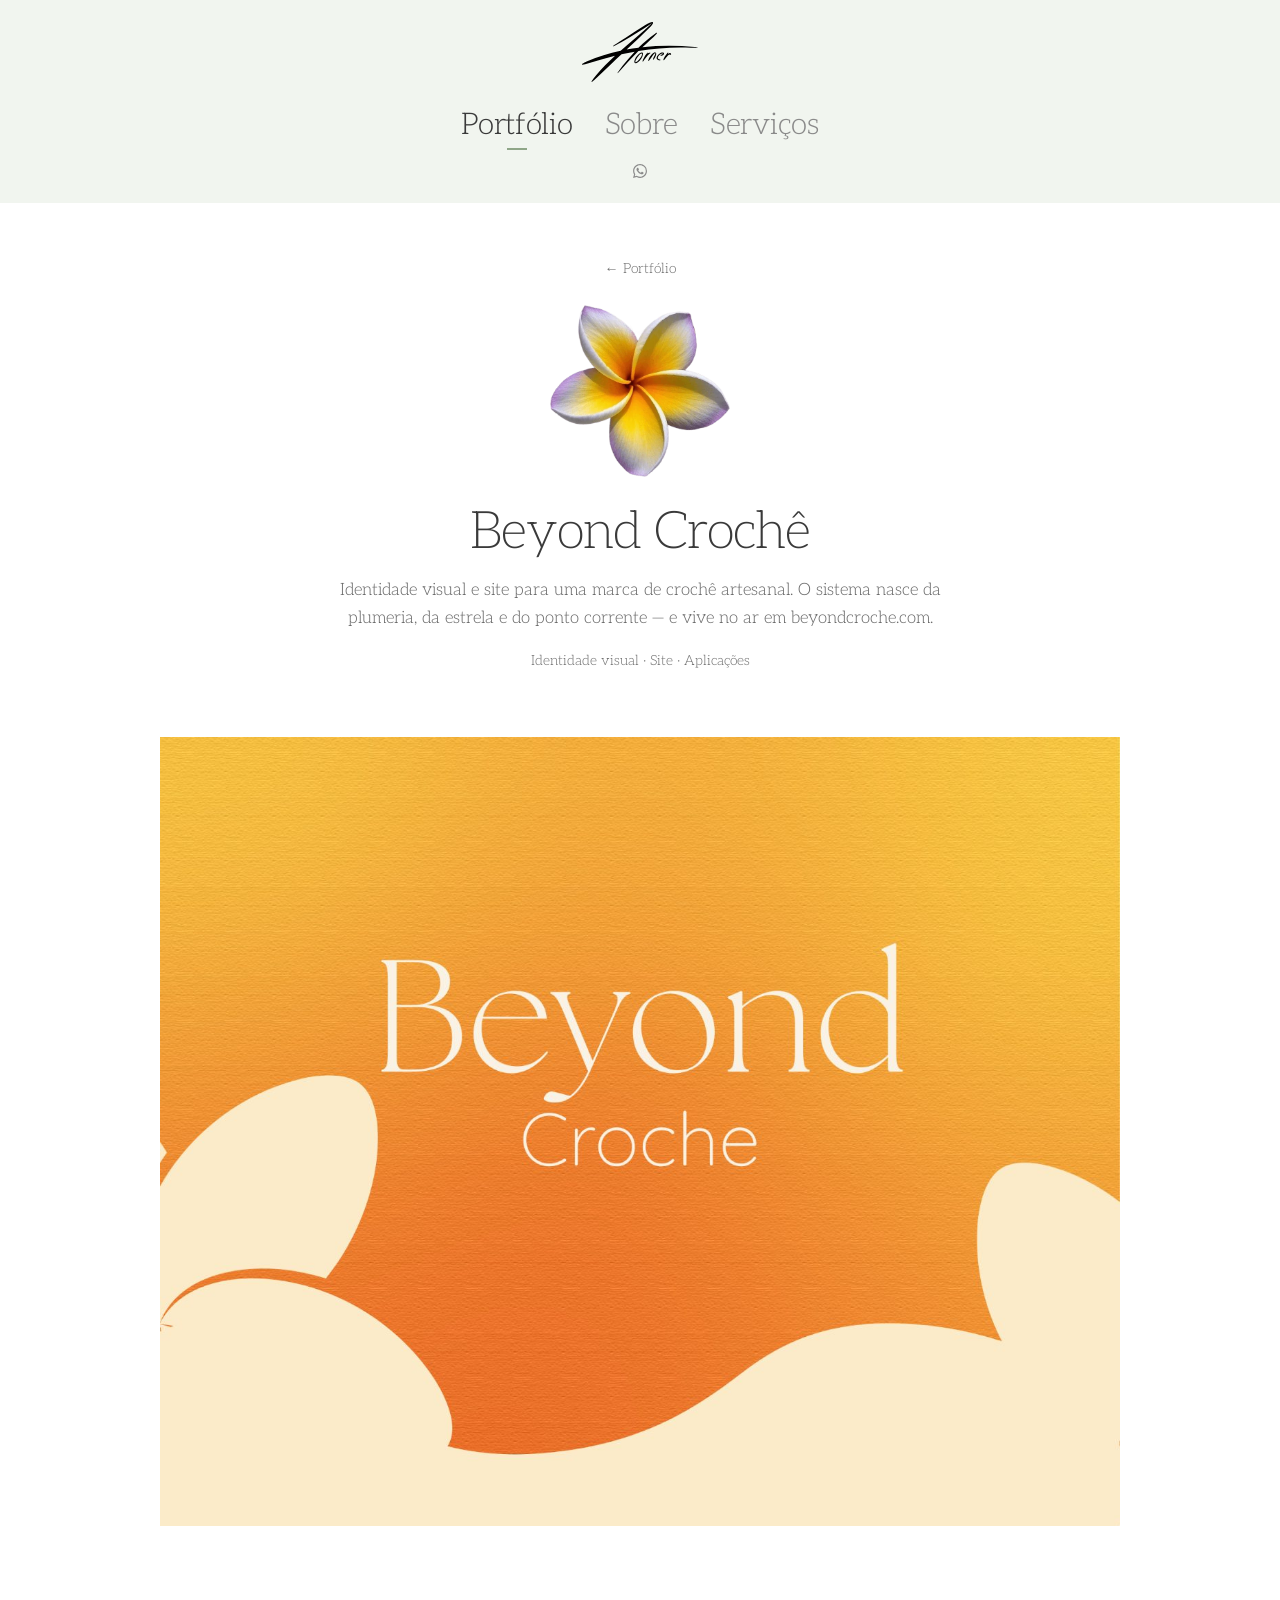
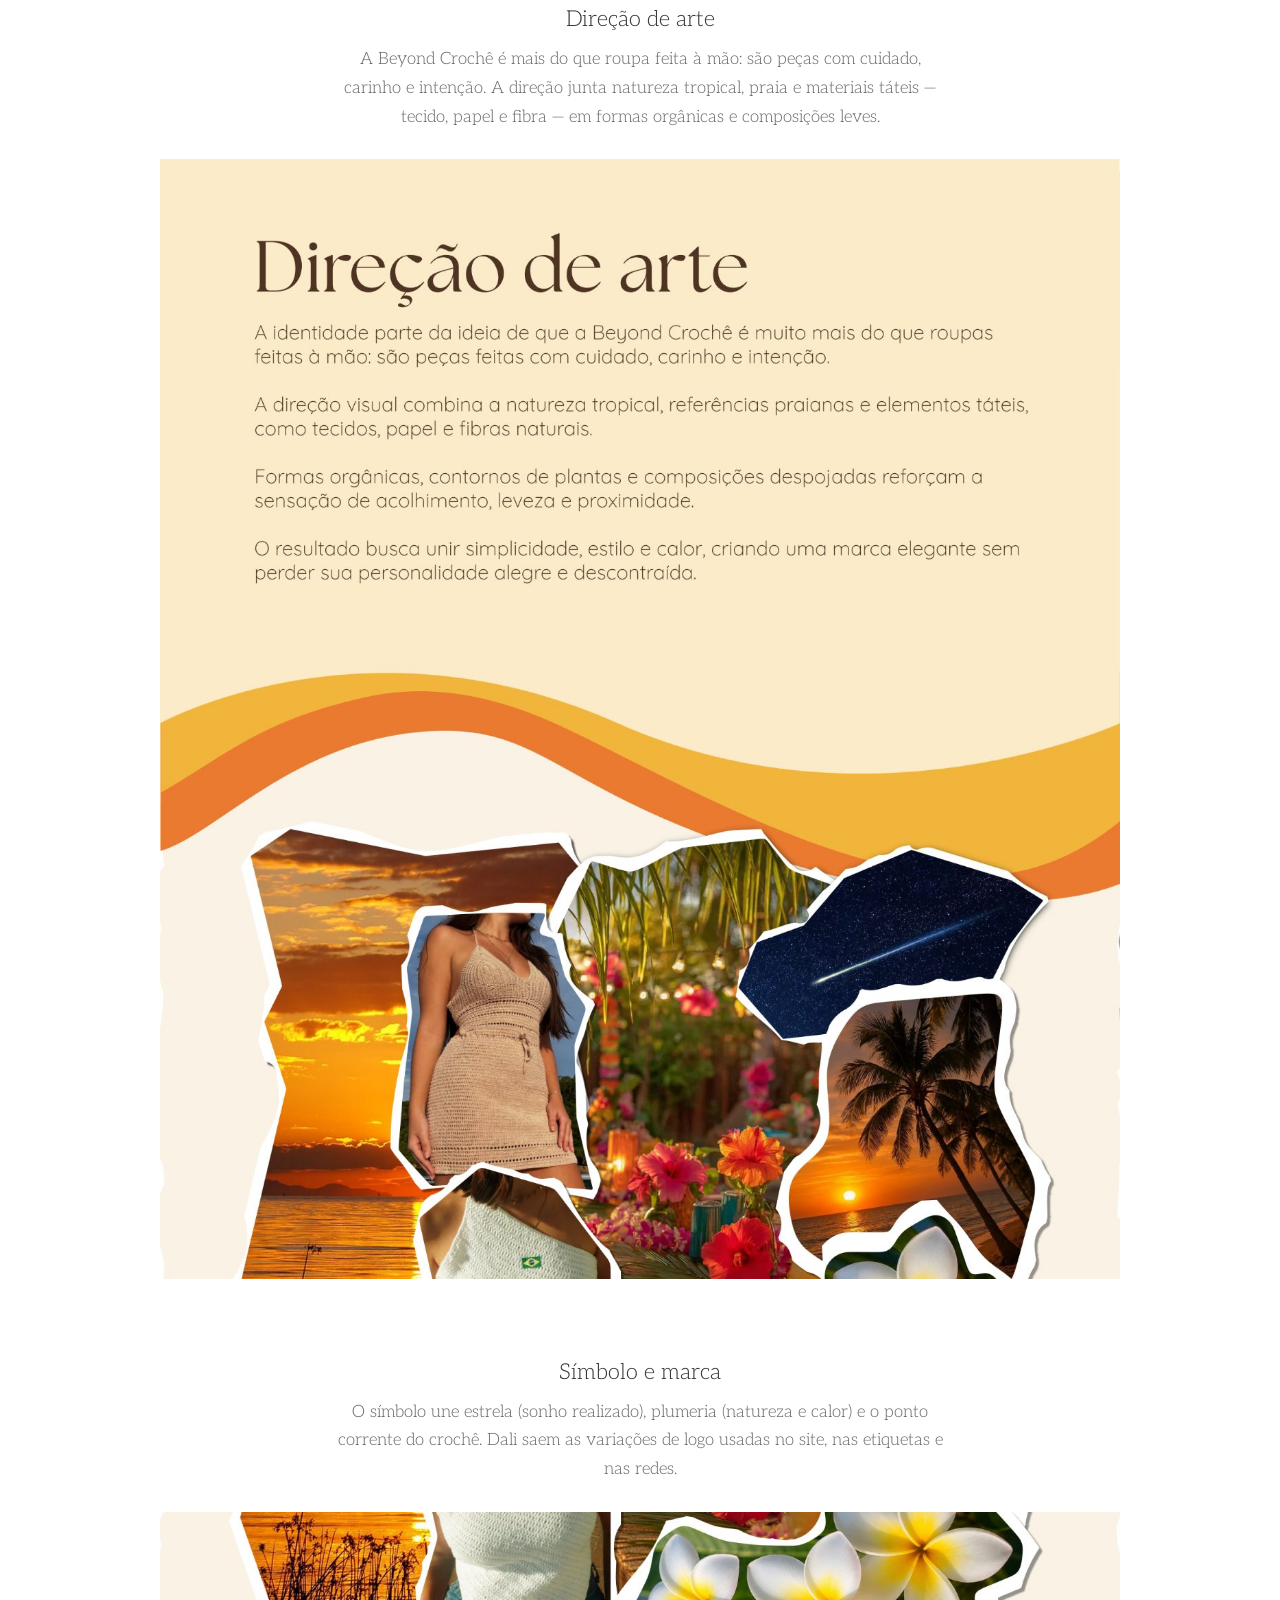
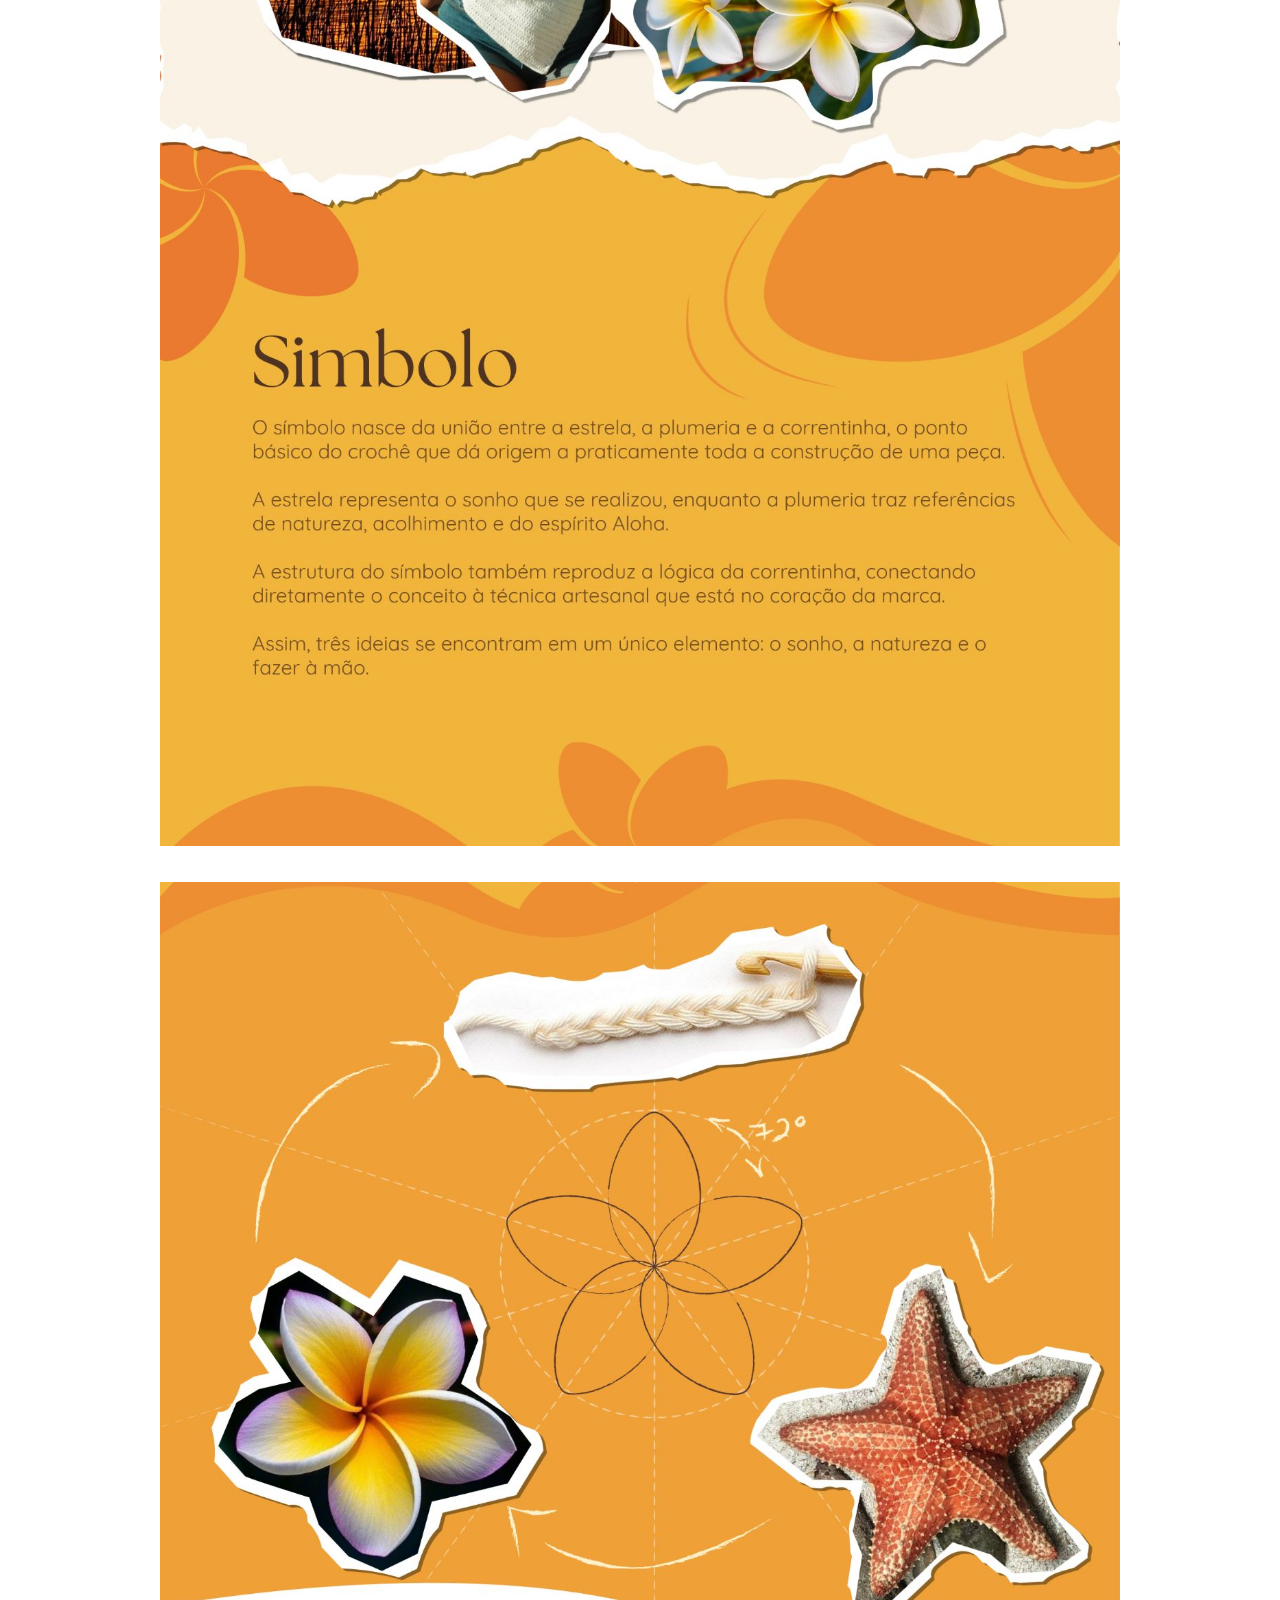
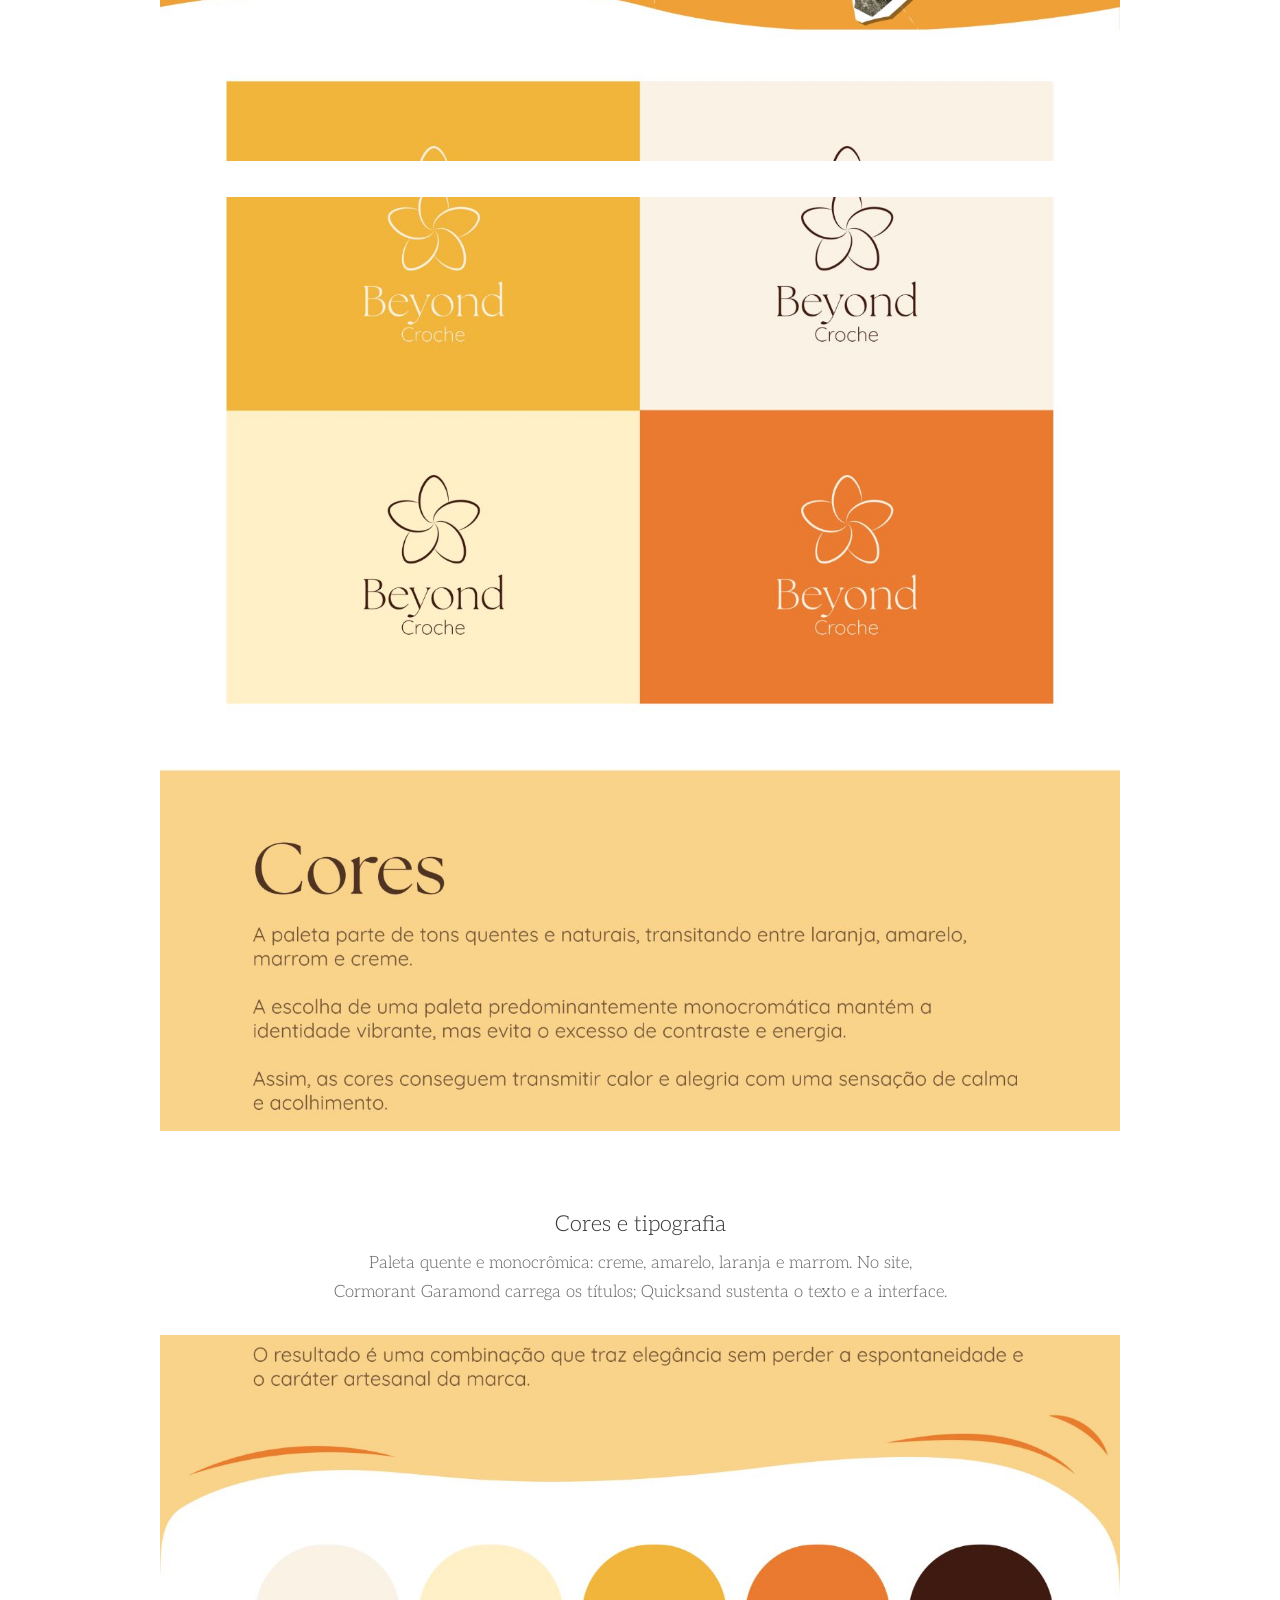
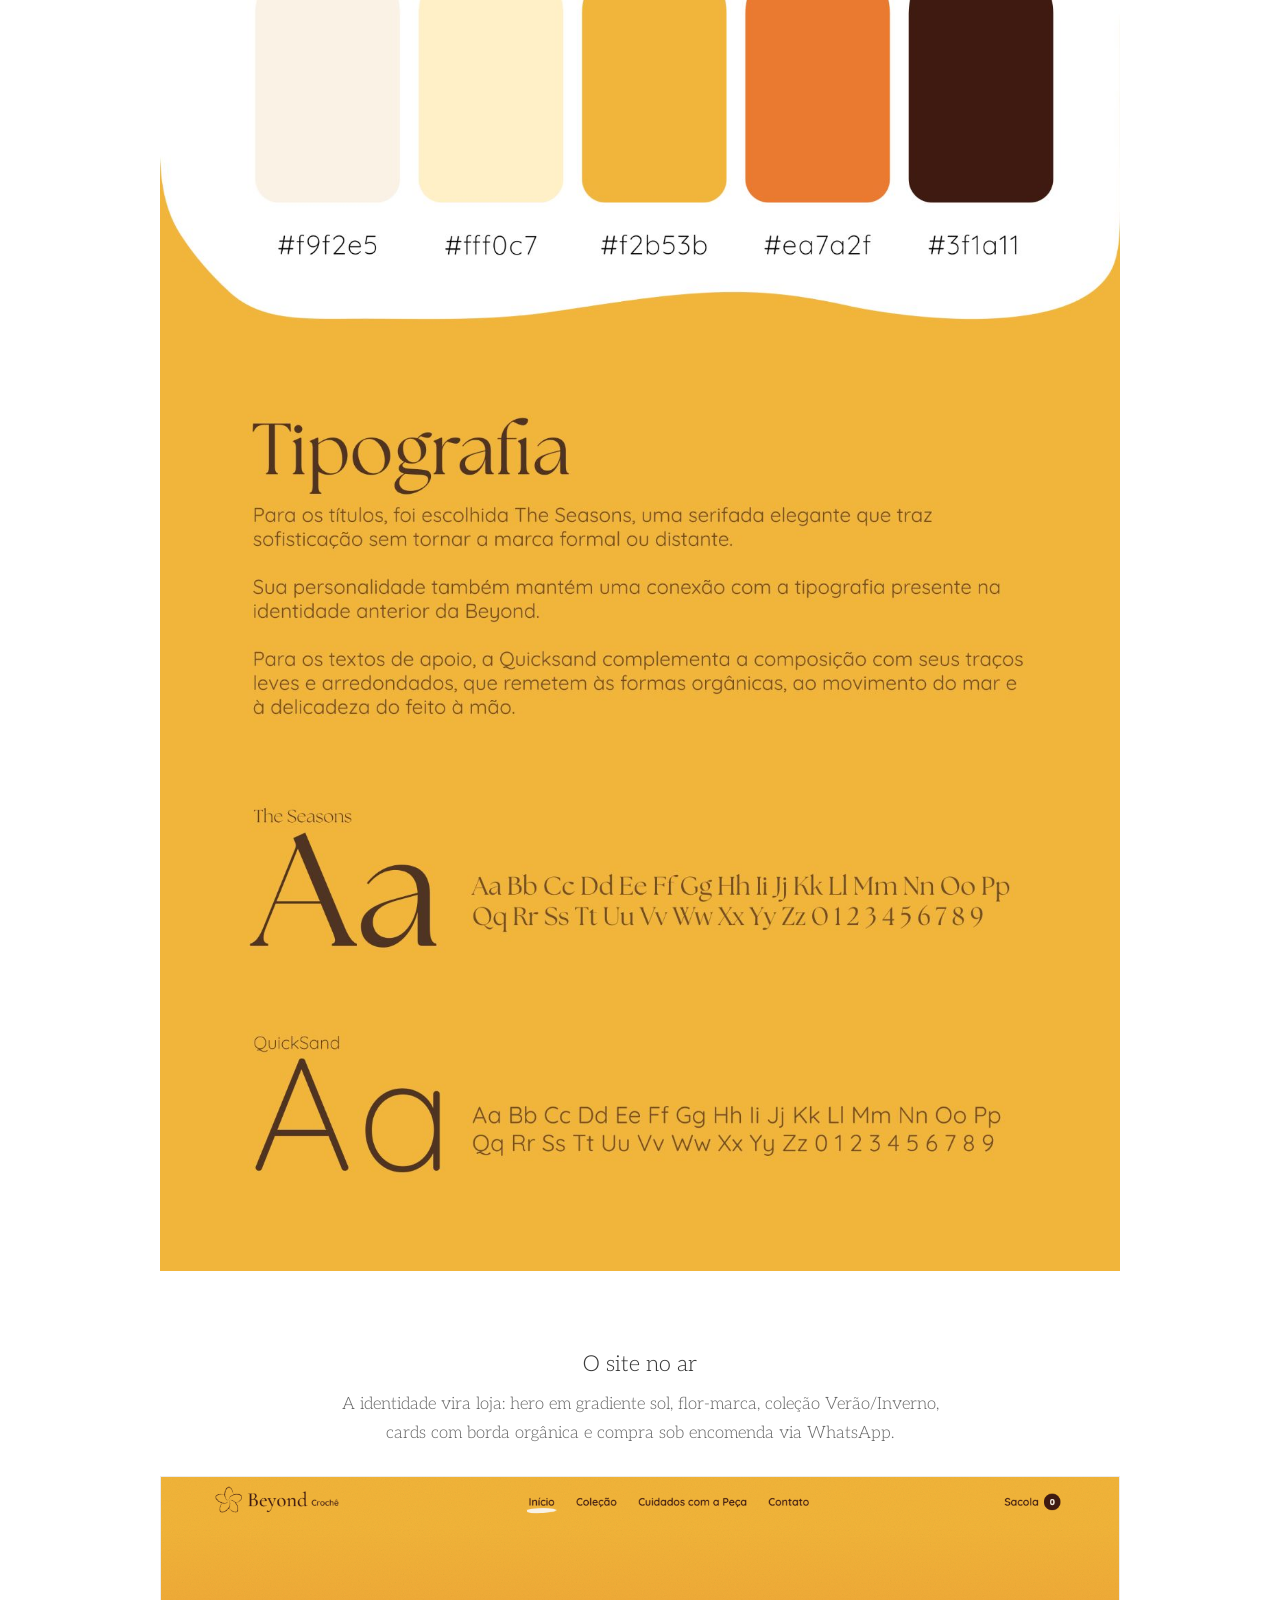
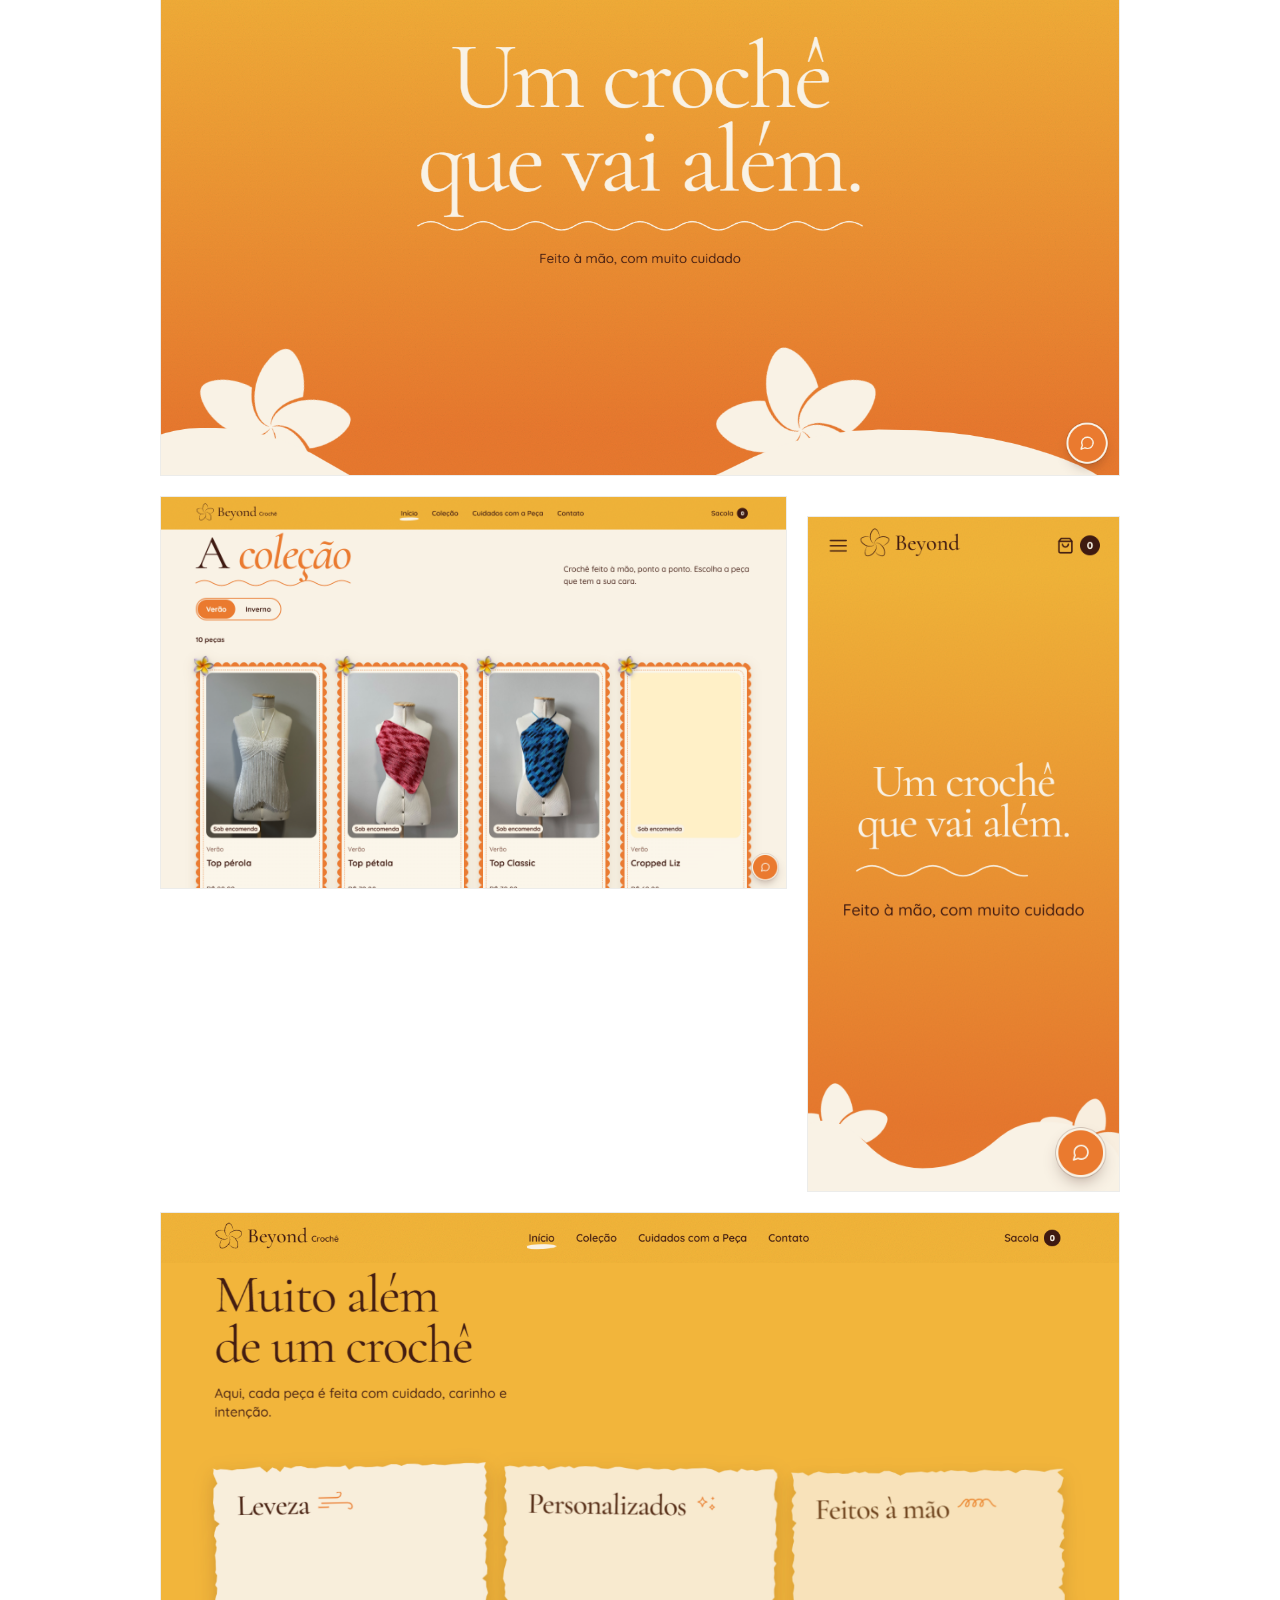
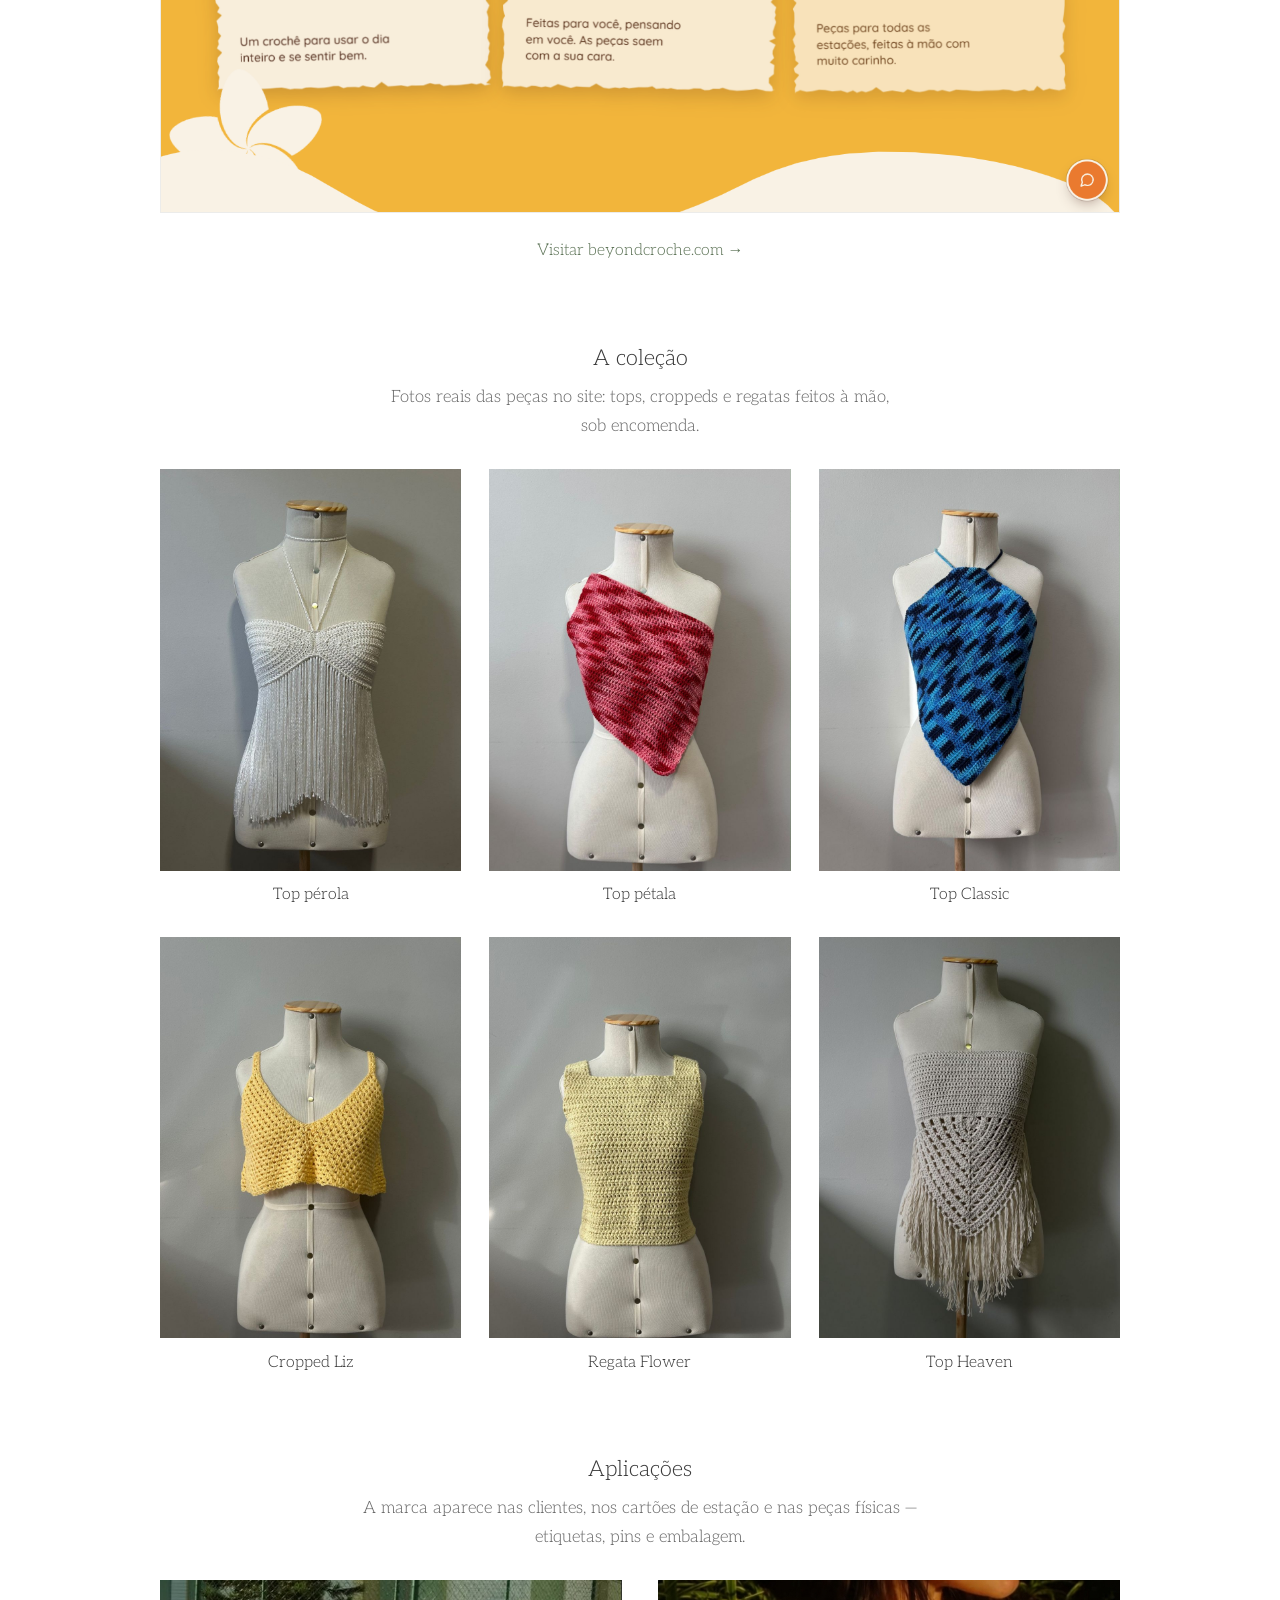
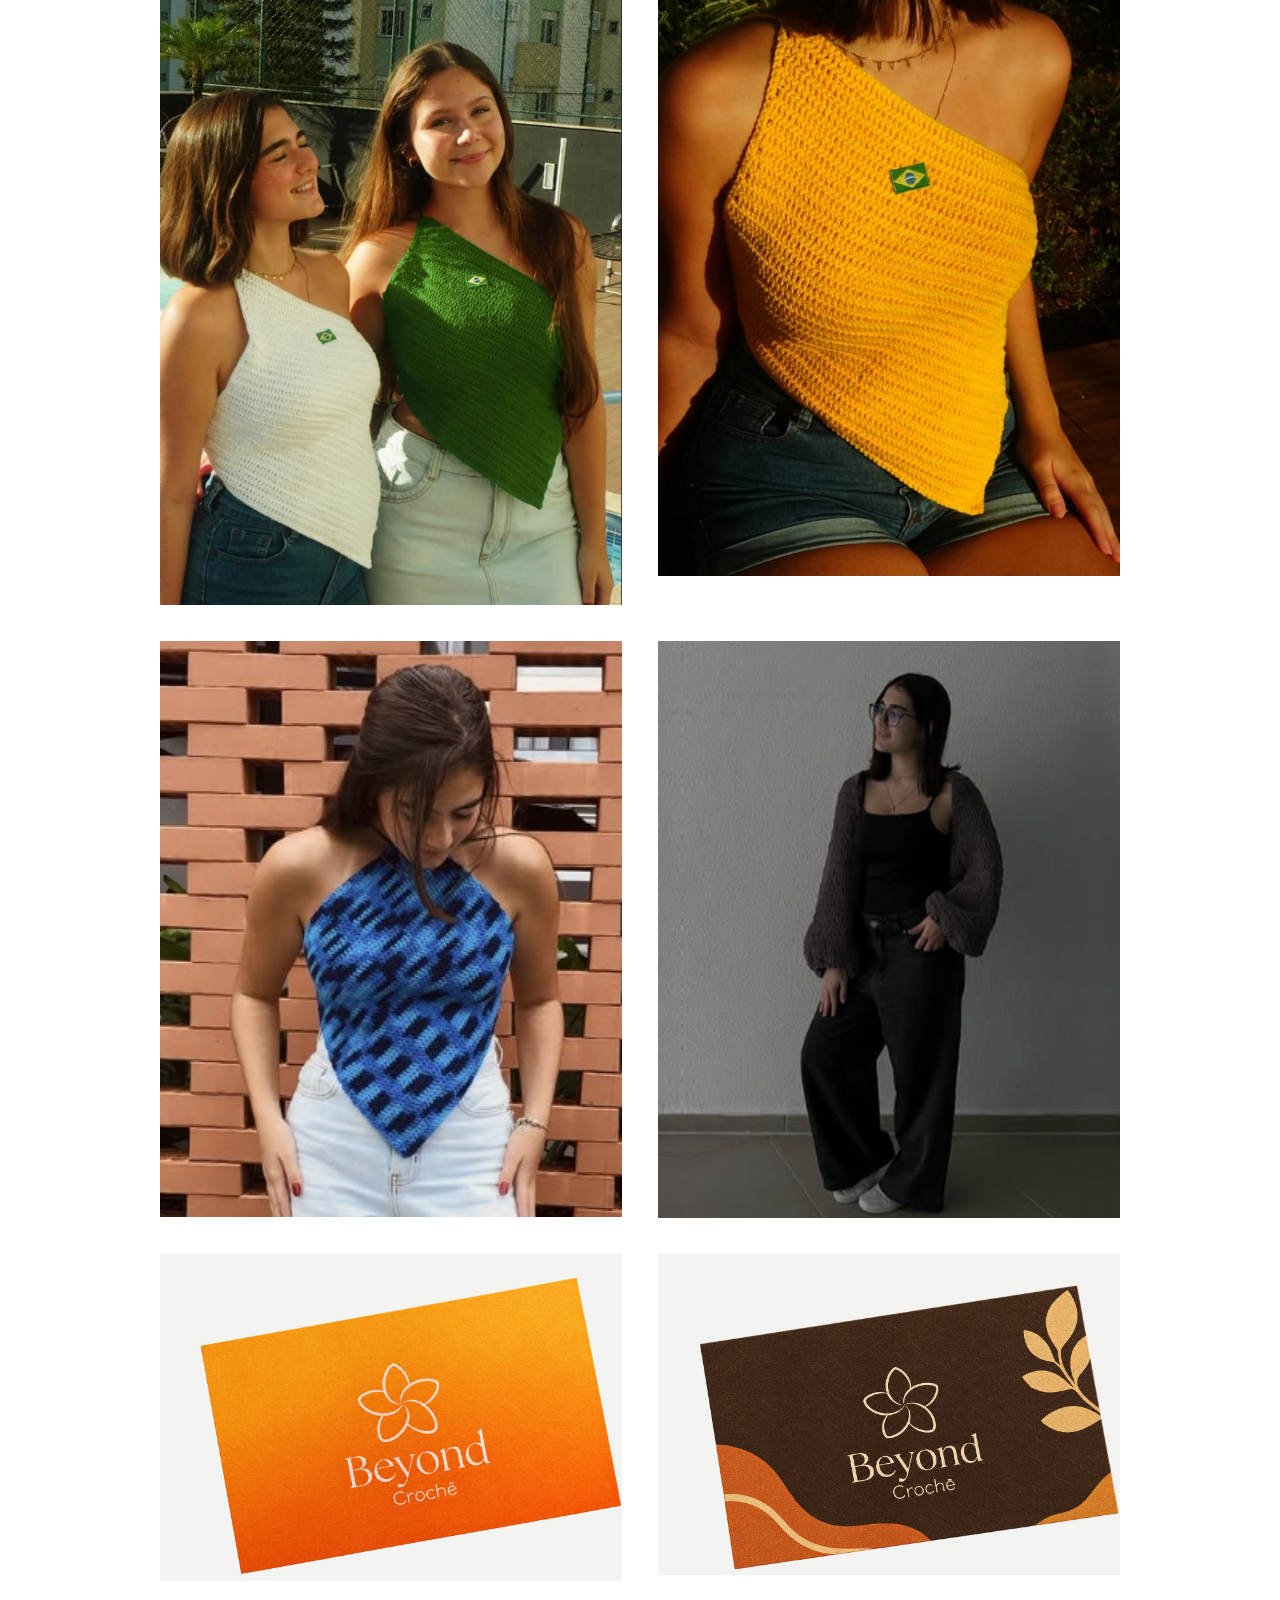
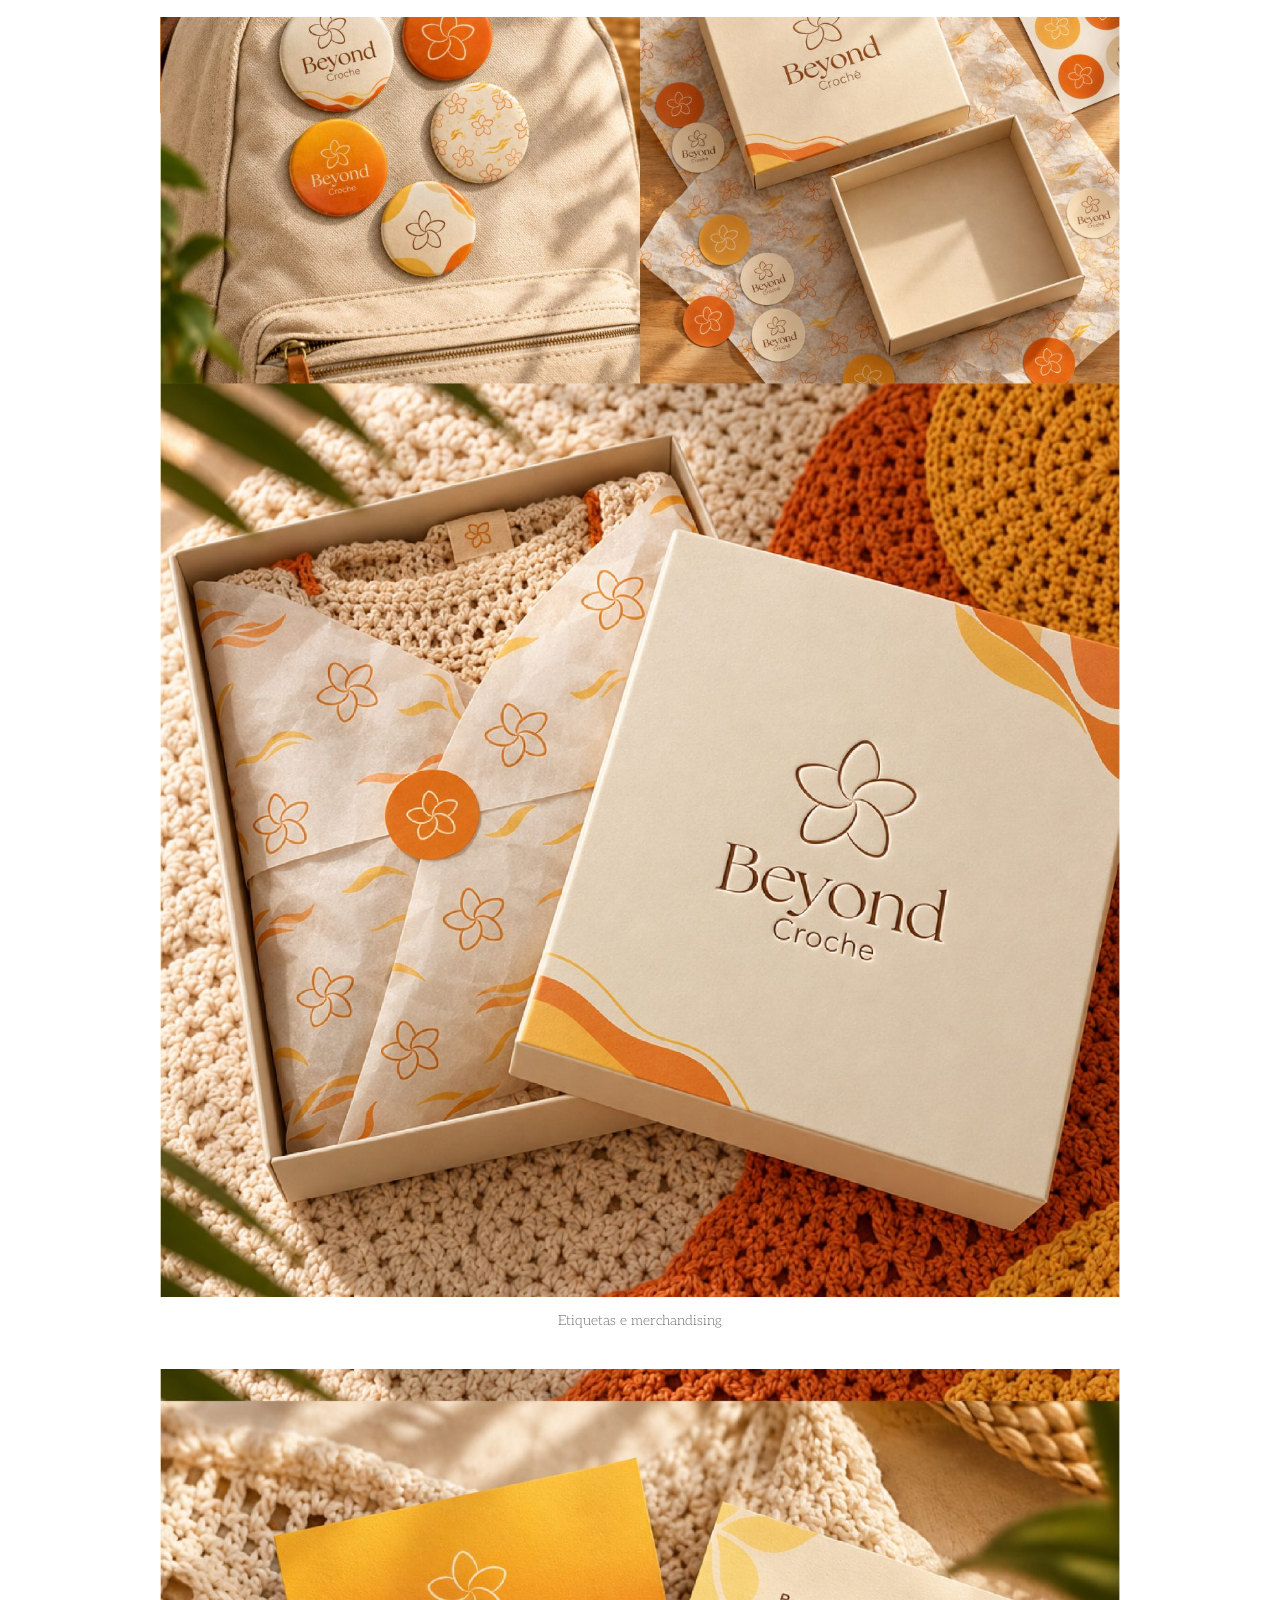
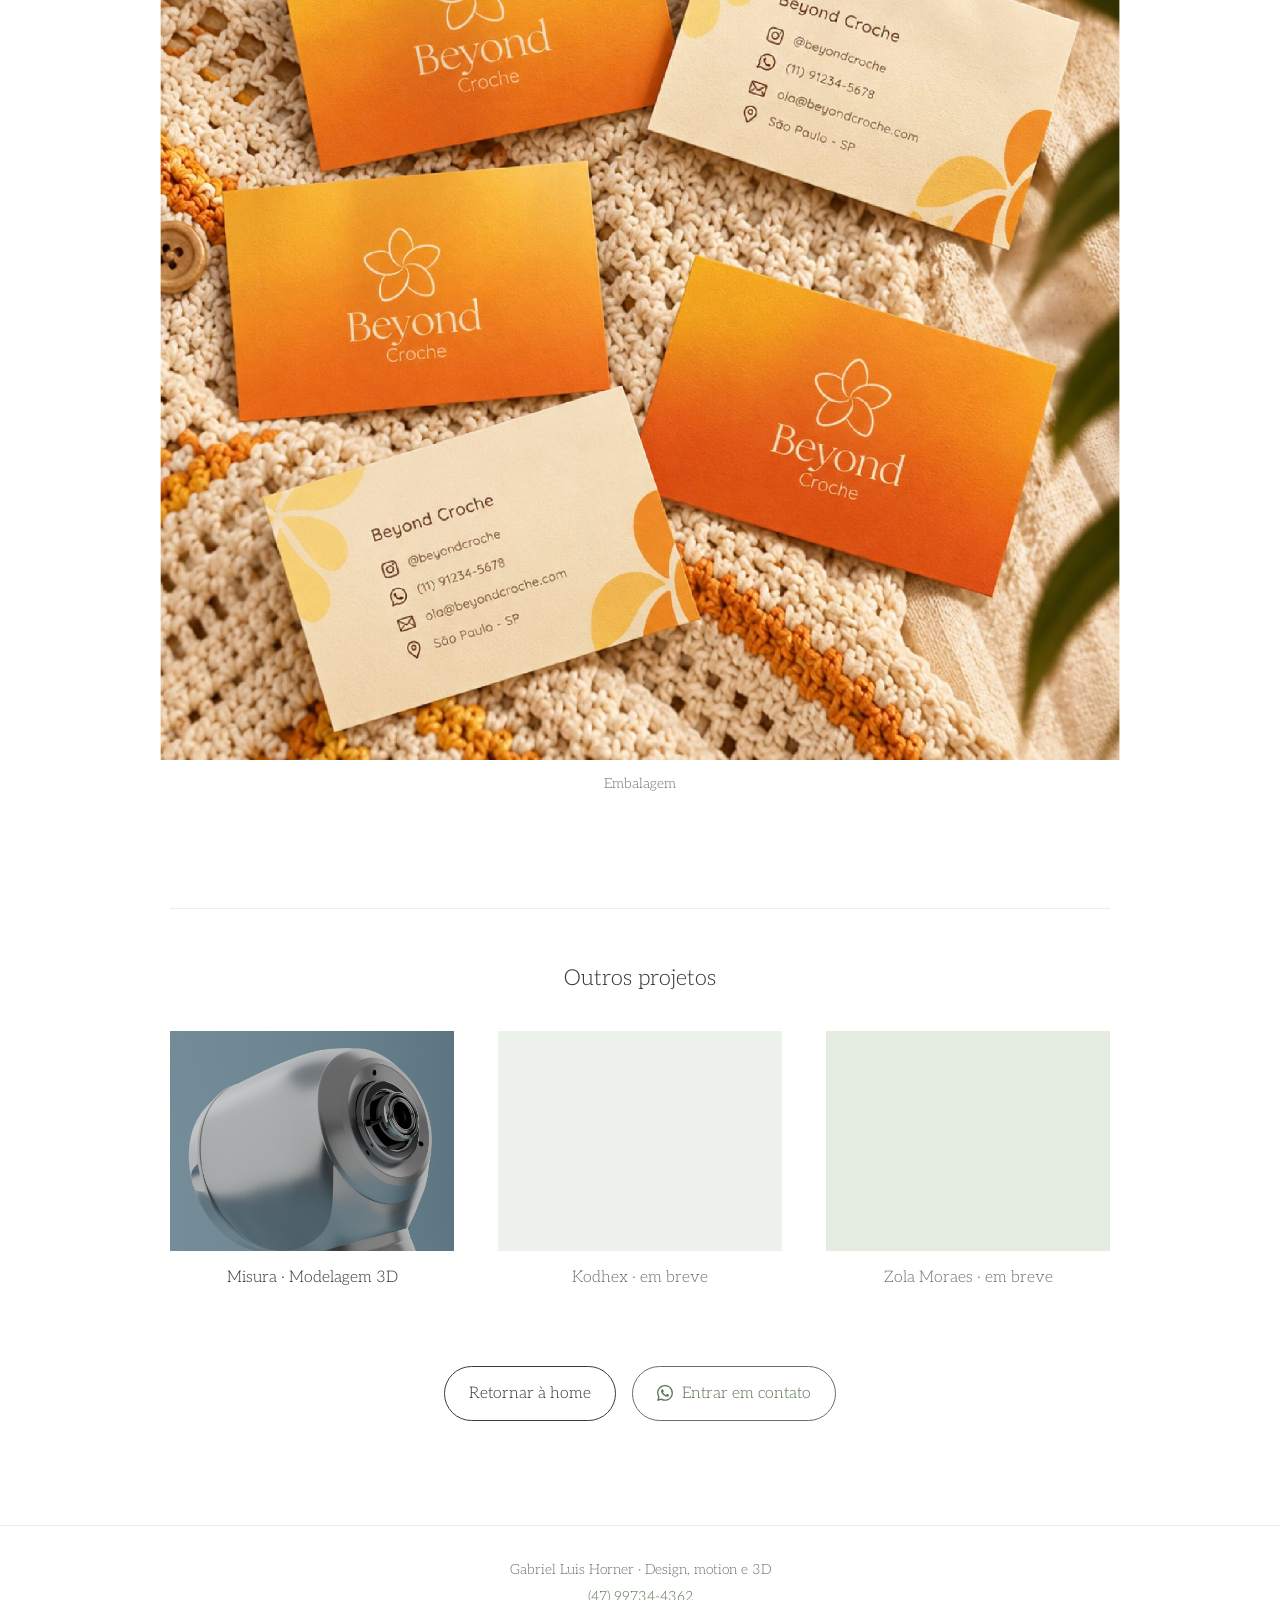
<file: projetos/crochetbeyond.html>
<!doctype html>
<html lang="pt-BR">
<head>
  <meta charset="utf-8">
  <meta name="viewport" content="width=device-width, initial-scale=1">
  <meta name="theme-color" content="#f1f5ef">
  <title>Beyond Crochê · Identidade visual · Gabriel Horner</title>
  <meta name="description" content="Identidade visual e site da Beyond Crochê: marca, cores, tipografia, coleção e aplicações no ar em beyondcroche.com.">
  <link rel="icon" href="../assets/img/logo-horner.svg" type="image/svg+xml">
  <link rel="preload" href="../assets/fonts/aleo-latin.woff2" as="font" type="font/woff2" crossorigin>
  <link rel="stylesheet" href="../css/style.css">
</head>
<body>
  <svg width="0" height="0" style="position:absolute" aria-hidden="true" focusable="false">
    <symbol id="icon-whatsapp" viewBox="0 0 24 24"><path d="M17.472 14.382c-.297-.149-1.758-.867-2.03-.967-.273-.099-.471-.148-.67.15-.197.297-.767.966-.94 1.164-.173.199-.347.223-.644.075-.297-.15-1.255-.463-2.39-1.475-.883-.788-1.48-1.761-1.653-2.059-.173-.297-.018-.458.13-.606.134-.133.298-.347.446-.52.149-.174.198-.298.298-.497.099-.198.05-.371-.025-.52-.075-.149-.669-1.612-.916-2.207-.242-.579-.487-.5-.669-.51-.173-.008-.371-.01-.57-.01-.198 0-.52.074-.792.372-.272.297-1.04 1.016-1.04 2.479 0 1.462 1.065 2.875 1.213 3.074.149.198 2.096 3.2 5.077 4.487.709.306 1.262.489 1.694.625.712.227 1.36.195 1.871.118.571-.085 1.758-.719 2.006-1.413.248-.694.248-1.289.173-1.413-.074-.124-.272-.198-.57-.347m-5.421 7.403h-.004a9.87 9.87 0 01-5.031-1.378l-.361-.214-3.741.982.998-3.648-.235-.374a9.86 9.86 0 01-1.51-5.26c.001-5.45 4.436-9.884 9.888-9.884 2.64 0 5.122 1.03 6.988 2.898a9.825 9.825 0 012.893 6.994c-.003 5.45-4.437 9.884-9.885 9.884m8.413-18.297A11.815 11.815 0 0012.05 0C5.495 0 .16 5.335.157 11.892c0 2.096.547 4.142 1.588 5.945L.057 24l6.305-1.654a11.882 11.882 0 005.683 1.448h.005c6.554 0 11.89-5.335 11.893-11.893a11.821 11.821 0 00-3.48-8.413Z"/></symbol>
  </svg>
  <a class="skip-link" href="#conteudo">Pular para o conteúdo</a>

  <header class="site-header">
    <a class="brand" href="../index.html" aria-label="Gabriel Horner, página inicial">
      <img src="../assets/img/logo-horner.svg" alt="Gabriel Horner" width="156" height="81">
    </a>
    <nav class="site-nav" aria-label="Principal">
      <ul>
        <li><a href="../index.html" aria-current="page">Portfólio</a></li>
        <li><a href="../sobre.html">Sobre</a></li>
        <li><a href="../servicos.html">Serviços</a></li>
      </ul>
    </nav>
    <ul class="social" aria-label="Redes e contato">
      <li><a href="https://wa.me/5547997344362" target="_blank" rel="noopener" aria-label="WhatsApp"><svg aria-hidden="true"><use href="#icon-whatsapp"/></svg></a></li>
    </ul>
  </header>

  <main id="conteudo">
    <header class="project-intro">
      <a class="project-back" href="../index.html">← Portfólio</a>
      <div class="brand-mark" aria-hidden="true">
        <img src="../assets/projetos/crochetbeyond/brand/flor.webp" alt="" width="180" height="180">
      </div>
      <h1 class="page-title">Beyond Crochê</h1>
      <p class="lead">Identidade visual e site para uma marca de crochê artesanal. O sistema nasce da plumeria, da estrela e do ponto corrente — e vive no ar em beyondcroche.com.</p>
      <p class="project-meta">Identidade visual · Site · Aplicações</p>
    </header>

    <div class="gallery">
      <figure>
        <img src="../assets/projetos/crochetbeyond/galeria/01-capa.jpg" alt="Abertura da identidade Beyond Crochê" width="1400" height="1151" fetchpriority="high">
      </figure>
    </div>

    <section class="case-block" aria-labelledby="direcao">
      <h2 class="section-title" id="direcao">Direção de arte</h2>
      <p class="lead">A Beyond Crochê é mais do que roupa feita à mão: são peças com cuidado, carinho e intenção. A direção junta natureza tropical, praia e materiais táteis — tecido, papel e fibra — em formas orgânicas e composições leves.</p>
      <figure class="gallery" style="max-width:960px;margin:0 auto">
        <img src="../assets/projetos/crochetbeyond/galeria/02-direcao.jpg" alt="Moodboard e texto de direção de arte Beyond Crochê" width="1400" height="1633" loading="lazy">
      </figure>
    </section>

    <section class="case-block" aria-labelledby="simbolo">
      <h2 class="section-title" id="simbolo">Símbolo e marca</h2>
      <p class="lead">O símbolo une estrela (sonho realizado), plumeria (natureza e calor) e o ponto corrente do crochê. Dali saem as variações de logo usadas no site, nas etiquetas e nas redes.</p>
      <div class="gallery">
        <figure>
          <img src="../assets/projetos/crochetbeyond/galeria/03-simbolo.jpg" alt="Conceito do símbolo Beyond Crochê" width="1400" height="1361" loading="lazy">
        </figure>
        <figure>
          <img src="../assets/projetos/crochetbeyond/galeria/04-construcao.jpg" alt="Construção geométrica do símbolo" width="1400" height="1283" loading="lazy">
        </figure>
        <figure>
          <img src="../assets/projetos/crochetbeyond/galeria/05-logos.jpg" alt="Variações de logo Beyond Crochê" width="1400" height="1361" loading="lazy">
        </figure>
      </div>
    </section>

    <section class="case-block" aria-labelledby="cores">
      <h2 class="section-title" id="cores">Cores e tipografia</h2>
      <p class="lead">Paleta quente e monocrômica: creme, amarelo, laranja e marrom. No site, Cormorant Garamond carrega os títulos; Quicksand sustenta o texto e a interface.</p>
      <figure class="gallery" style="max-width:960px;margin:0 auto">
        <img src="../assets/projetos/crochetbeyond/galeria/06-cores.jpg" alt="Paleta e tipografia da identidade Beyond Crochê" width="1400" height="2241" loading="lazy">
      </figure>
    </section>

    <section class="case-block" aria-labelledby="site">
      <h2 class="section-title" id="site">O site no ar</h2>
      <p class="lead">A identidade vira loja: hero em gradiente sol, flor-marca, coleção Verão/Inverno, cards com borda orgânica e compra sob encomenda via WhatsApp.</p>
      <figure class="site-frame">
        <img src="../assets/projetos/crochetbeyond/site/hero-desktop.png" alt="Homepage Beyond Crochê — hero Um crochê que vai além" width="1440" height="900" loading="lazy">
      </figure>
      <div class="site-frame-row">
        <figure class="site-frame">
          <img src="../assets/projetos/crochetbeyond/site/colecao-desktop.png" alt="Seção A coleção no site Beyond Crochê" width="1440" height="900" loading="lazy">
        </figure>
        <figure class="site-frame">
          <img src="../assets/projetos/crochetbeyond/site/hero-mobile.png" alt="Homepage Beyond Crochê no celular" width="780" height="1688" loading="lazy">
        </figure>
      </div>
      <figure class="site-frame" style="margin-top:1.25rem">
        <img src="../assets/projetos/crochetbeyond/site/historia-desktop.png" alt="Seção Muito além de um crochê no site" width="1440" height="900" loading="lazy">
      </figure>
      <p style="text-align:center">
        <a class="case-link" href="https://beyondcroche.com/" target="_blank" rel="noopener">Visitar beyondcroche.com →</a>
      </p>
    </section>

    <section class="case-block" aria-labelledby="colecao">
      <h2 class="section-title" id="colecao">A coleção</h2>
      <p class="lead">Fotos reais das peças no site: tops, croppeds e regatas feitos à mão, sob encomenda.</p>
      <ul class="product-grid">
        <li>
          <figure>
            <img src="../assets/projetos/crochetbeyond/produtos/top-perola.jpg" alt="Top pérola" width="900" height="1600" loading="lazy">
            <figcaption>Top pérola</figcaption>
          </figure>
        </li>
        <li>
          <figure>
            <img src="../assets/projetos/crochetbeyond/produtos/top-petala.jpg" alt="Top pétala" width="900" height="1600" loading="lazy">
            <figcaption>Top pétala</figcaption>
          </figure>
        </li>
        <li>
          <figure>
            <img src="../assets/projetos/crochetbeyond/produtos/top-classic.jpg" alt="Top Classic" width="900" height="1600" loading="lazy">
            <figcaption>Top Classic</figcaption>
          </figure>
        </li>
        <li>
          <figure>
            <img src="../assets/projetos/crochetbeyond/produtos/cropped-liz.jpg" alt="Cropped Liz" width="900" height="1600" loading="lazy">
            <figcaption>Cropped Liz</figcaption>
          </figure>
        </li>
        <li>
          <figure>
            <img src="../assets/projetos/crochetbeyond/produtos/regata-flower.jpg" alt="Regata Flower" width="900" height="1600" loading="lazy">
            <figcaption>Regata Flower</figcaption>
          </figure>
        </li>
        <li>
          <figure>
            <img src="../assets/projetos/crochetbeyond/produtos/top-heaven.jpg" alt="Top Heaven" width="900" height="1194" loading="lazy">
            <figcaption>Top Heaven</figcaption>
          </figure>
        </li>
      </ul>
    </section>

    <section class="case-block" aria-labelledby="aplicacoes">
      <h2 class="section-title" id="aplicacoes">Aplicações</h2>
      <p class="lead">A marca aparece nas clientes, nos cartões de estação e nas peças físicas — etiquetas, pins e embalagem.</p>
      <div class="gallery">
        <div class="gallery__pair">
          <figure>
            <img src="../assets/projetos/crochetbeyond/brand/banner-tops-brasil.jpg" alt="Clientes usando tops Beyond Crochê" width="1400" height="1050" loading="lazy">
          </figure>
          <figure>
            <img src="../assets/projetos/crochetbeyond/brand/top-ombro-amarelo.jpg" alt="Top ombro único amarelo Beyond Crochê" width="900" height="1200" loading="lazy">
          </figure>
        </div>
        <div class="gallery__pair">
          <figure>
            <img src="../assets/projetos/crochetbeyond/brand/top-azul.jpg" alt="Top azul Beyond Crochê" width="900" height="1200" loading="lazy">
          </figure>
          <figure>
            <img src="../assets/projetos/crochetbeyond/brand/casaco-croche-marrom.jpg" alt="Bolero marrom Beyond Crochê" width="900" height="1200" loading="lazy">
          </figure>
        </div>
        <div class="gallery__pair">
          <figure>
            <img src="../assets/projetos/crochetbeyond/brand/cartao-verao.png" alt="Cartão de verão Beyond Crochê" width="1000" height="1400" loading="lazy">
          </figure>
          <figure>
            <img src="../assets/projetos/crochetbeyond/brand/cartao-inverno.png" alt="Cartão de inverno Beyond Crochê" width="1000" height="1400" loading="lazy">
          </figure>
        </div>
        <figure>
          <img src="../assets/projetos/crochetbeyond/galeria/09-tags.jpg" alt="Etiquetas e pins Beyond Crochê" width="1400" height="1867" loading="lazy">
          <figcaption>Etiquetas e merchandising</figcaption>
        </figure>
        <figure>
          <img src="../assets/projetos/crochetbeyond/galeria/10-embalagem.jpg" alt="Embalagem Beyond Crochê" width="1400" height="1445" loading="lazy">
          <figcaption>Embalagem</figcaption>
        </figure>
      </div>
    </section>

    <section class="related" aria-labelledby="outros-projetos">
      <h2 class="section-title" id="outros-projetos">Outros projetos</h2>
      <ul class="grid">
        <li class="tile" style="--i:0">
          <a href="misura.html">
            <figure>
              <div class="tile__media">
                <img src="../assets/projetos/misura/capa.png" alt="" width="1080" height="1920" loading="lazy">
              </div>
              <figcaption><span>Misura · Modelagem 3D</span></figcaption>
            </figure>
          </a>
        </li>
        <li class="tile tile--soon" style="--i:1">
          <figure>
            <div class="tile__media tile__media--placeholder" data-tone="sage" aria-hidden="true"></div>
            <figcaption><span>Kodhex · em breve</span></figcaption>
          </figure>
        </li>
        <li class="tile tile--soon" style="--i:2">
          <figure>
            <div class="tile__media tile__media--placeholder" data-tone="wash" aria-hidden="true"></div>
            <figcaption><span>Zola Moraes · em breve</span></figcaption>
          </figure>
        </li>
      </ul>

      <div class="project-actions">
        <a class="button button--quiet" href="../index.html">Retornar à home</a>
        <a class="button" href="https://wa.me/5547997344362?text=Ol%C3%A1%20Gabriel!%20Vi%20o%20projeto%20Beyond%20Croch%C3%AA%20e%20gostaria%20de%20conversar." target="_blank" rel="noopener">
          <svg aria-hidden="true"><use href="#icon-whatsapp"/></svg>
          Entrar em contato
        </a>
      </div>
    </section>
  </main>

  <footer class="site-footer">
    <p>Gabriel Luis Horner · Design, motion e 3D</p>
    <p><a href="https://wa.me/5547997344362" target="_blank" rel="noopener">(47) 99734-4362</a></p>
  </footer>
</body>
</html>
</file>
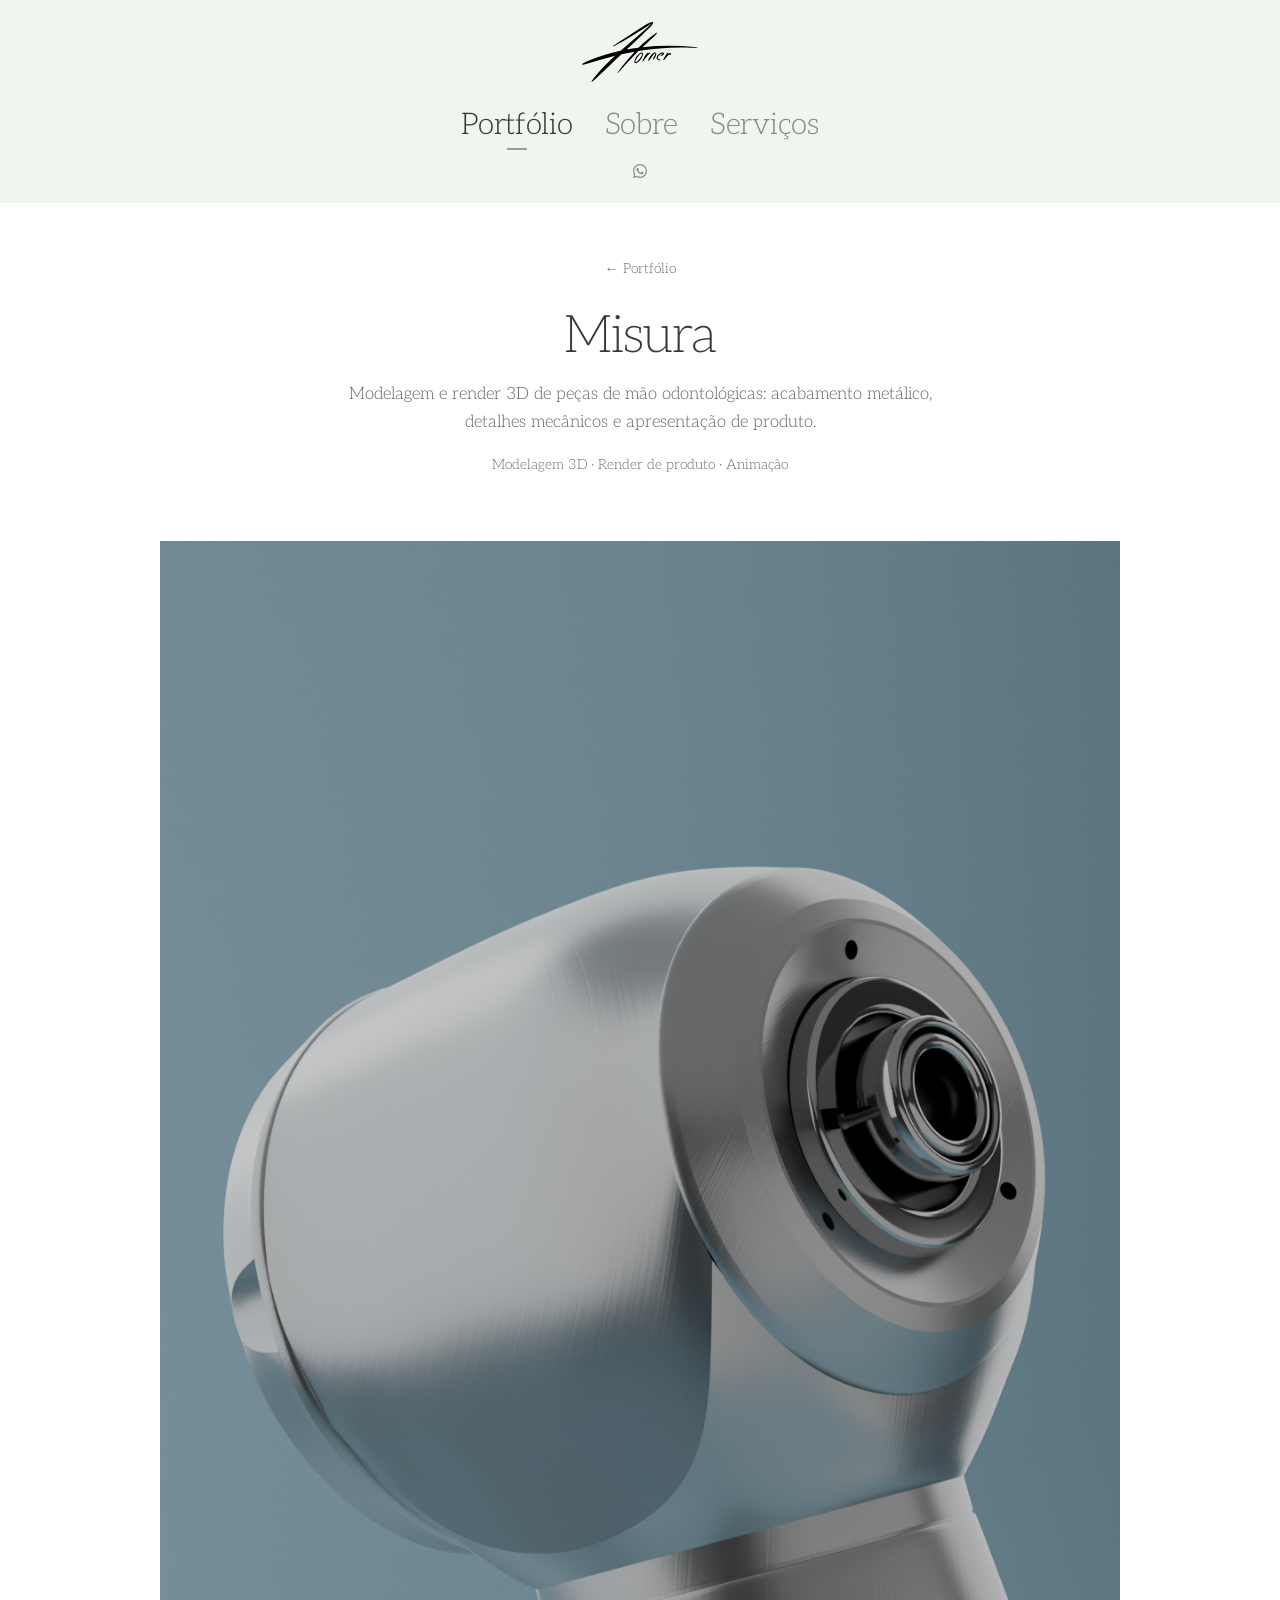
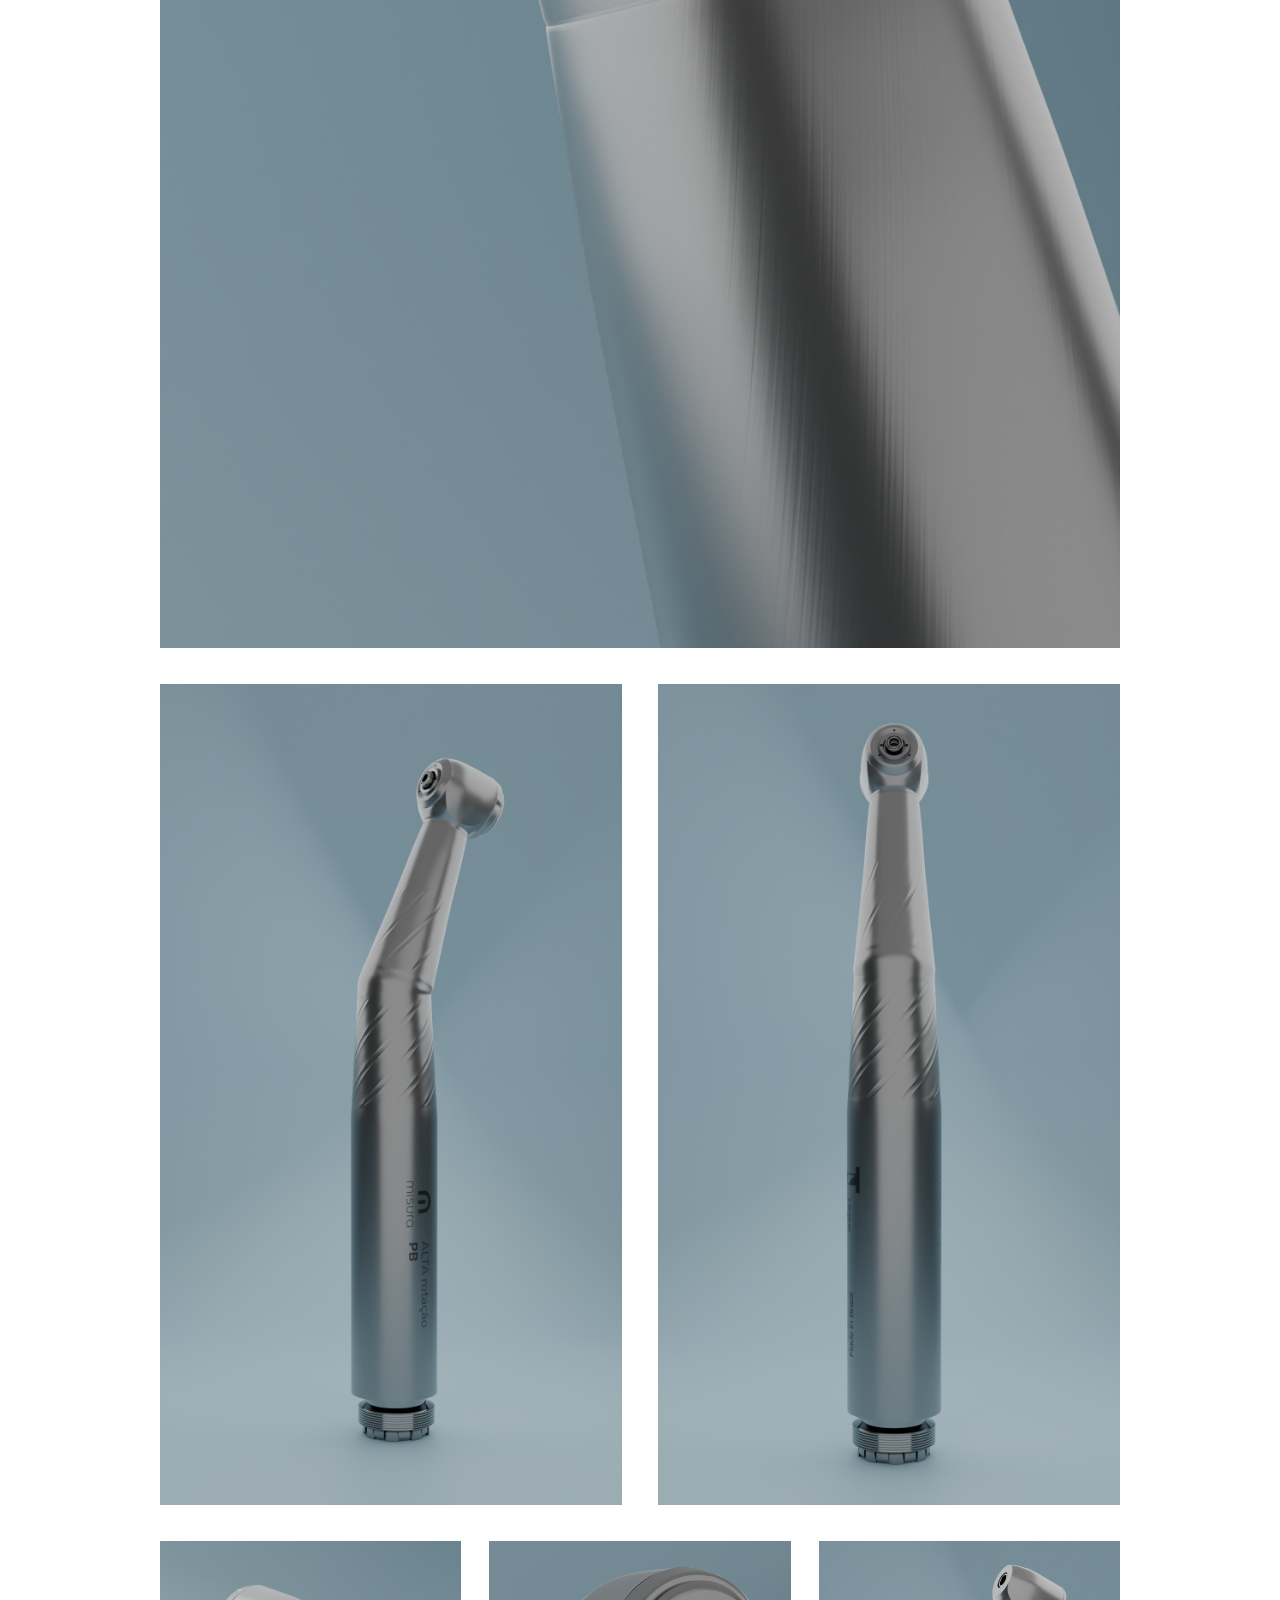
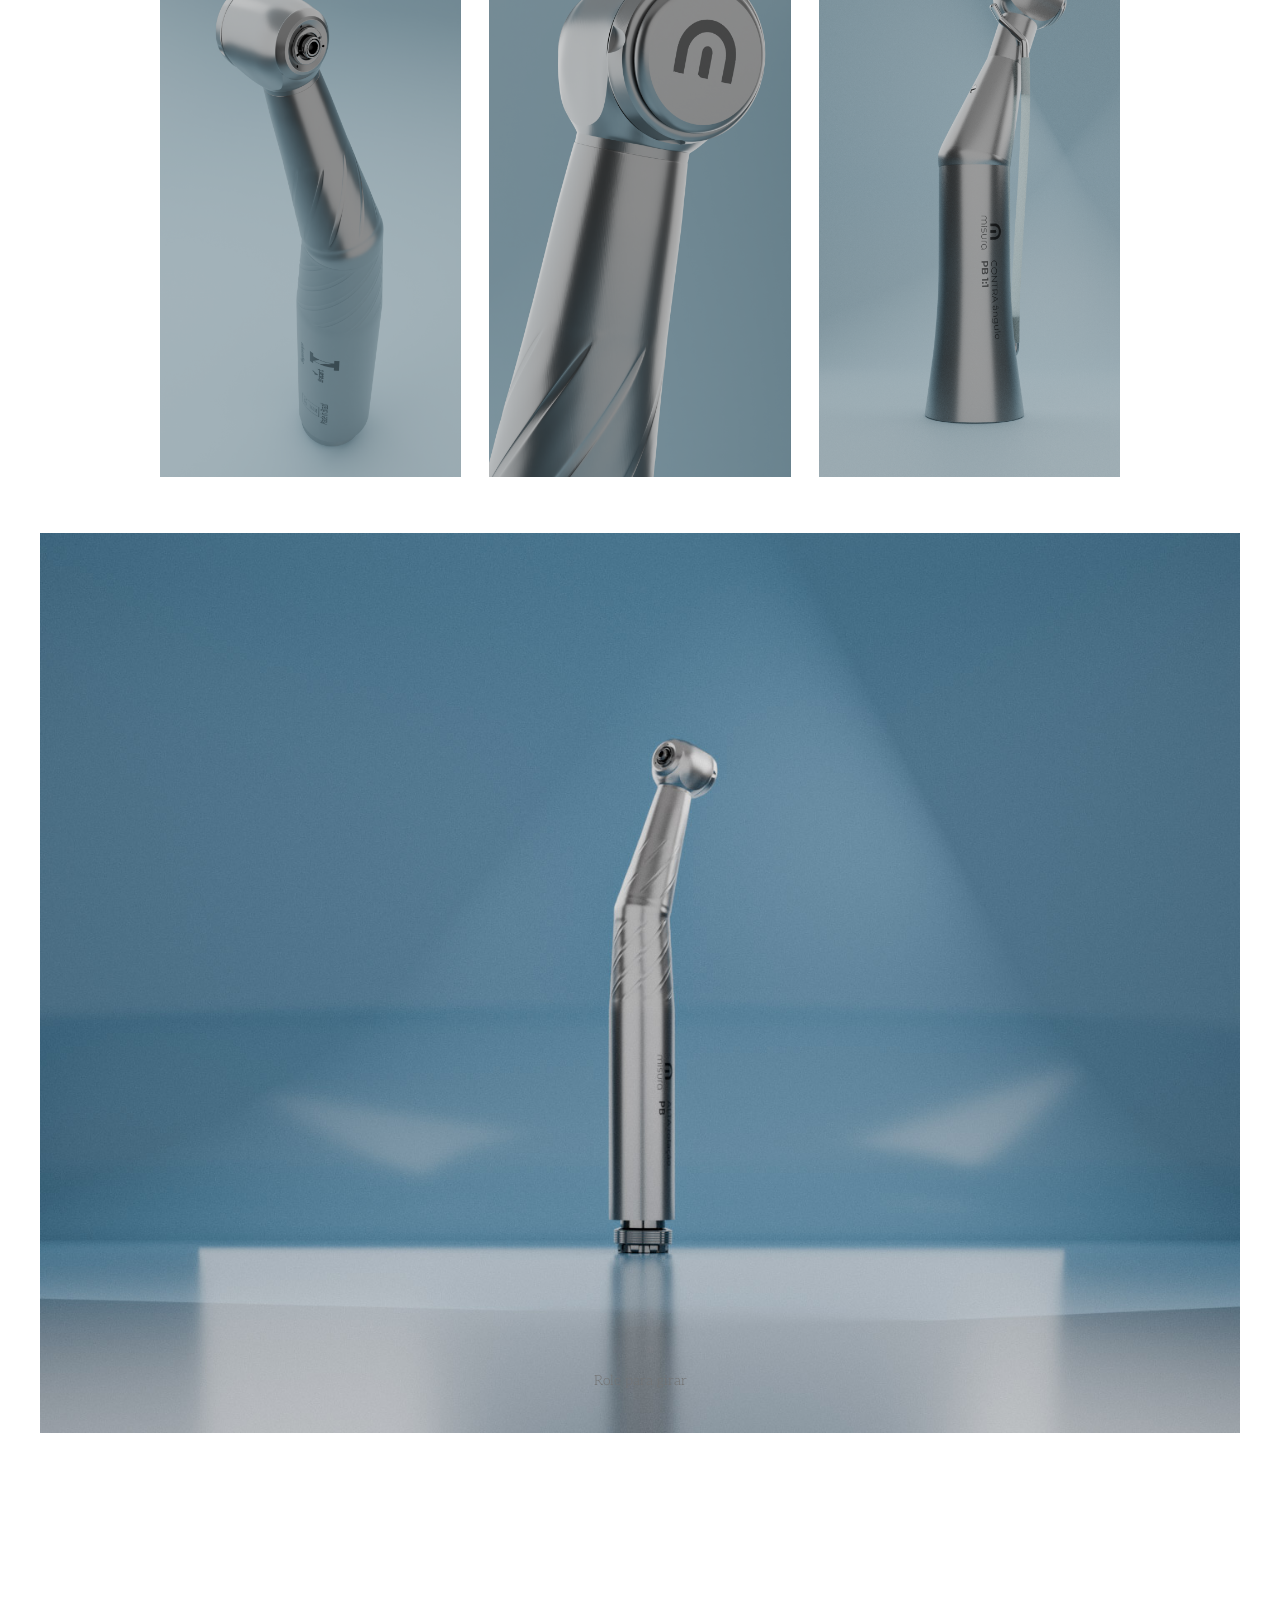
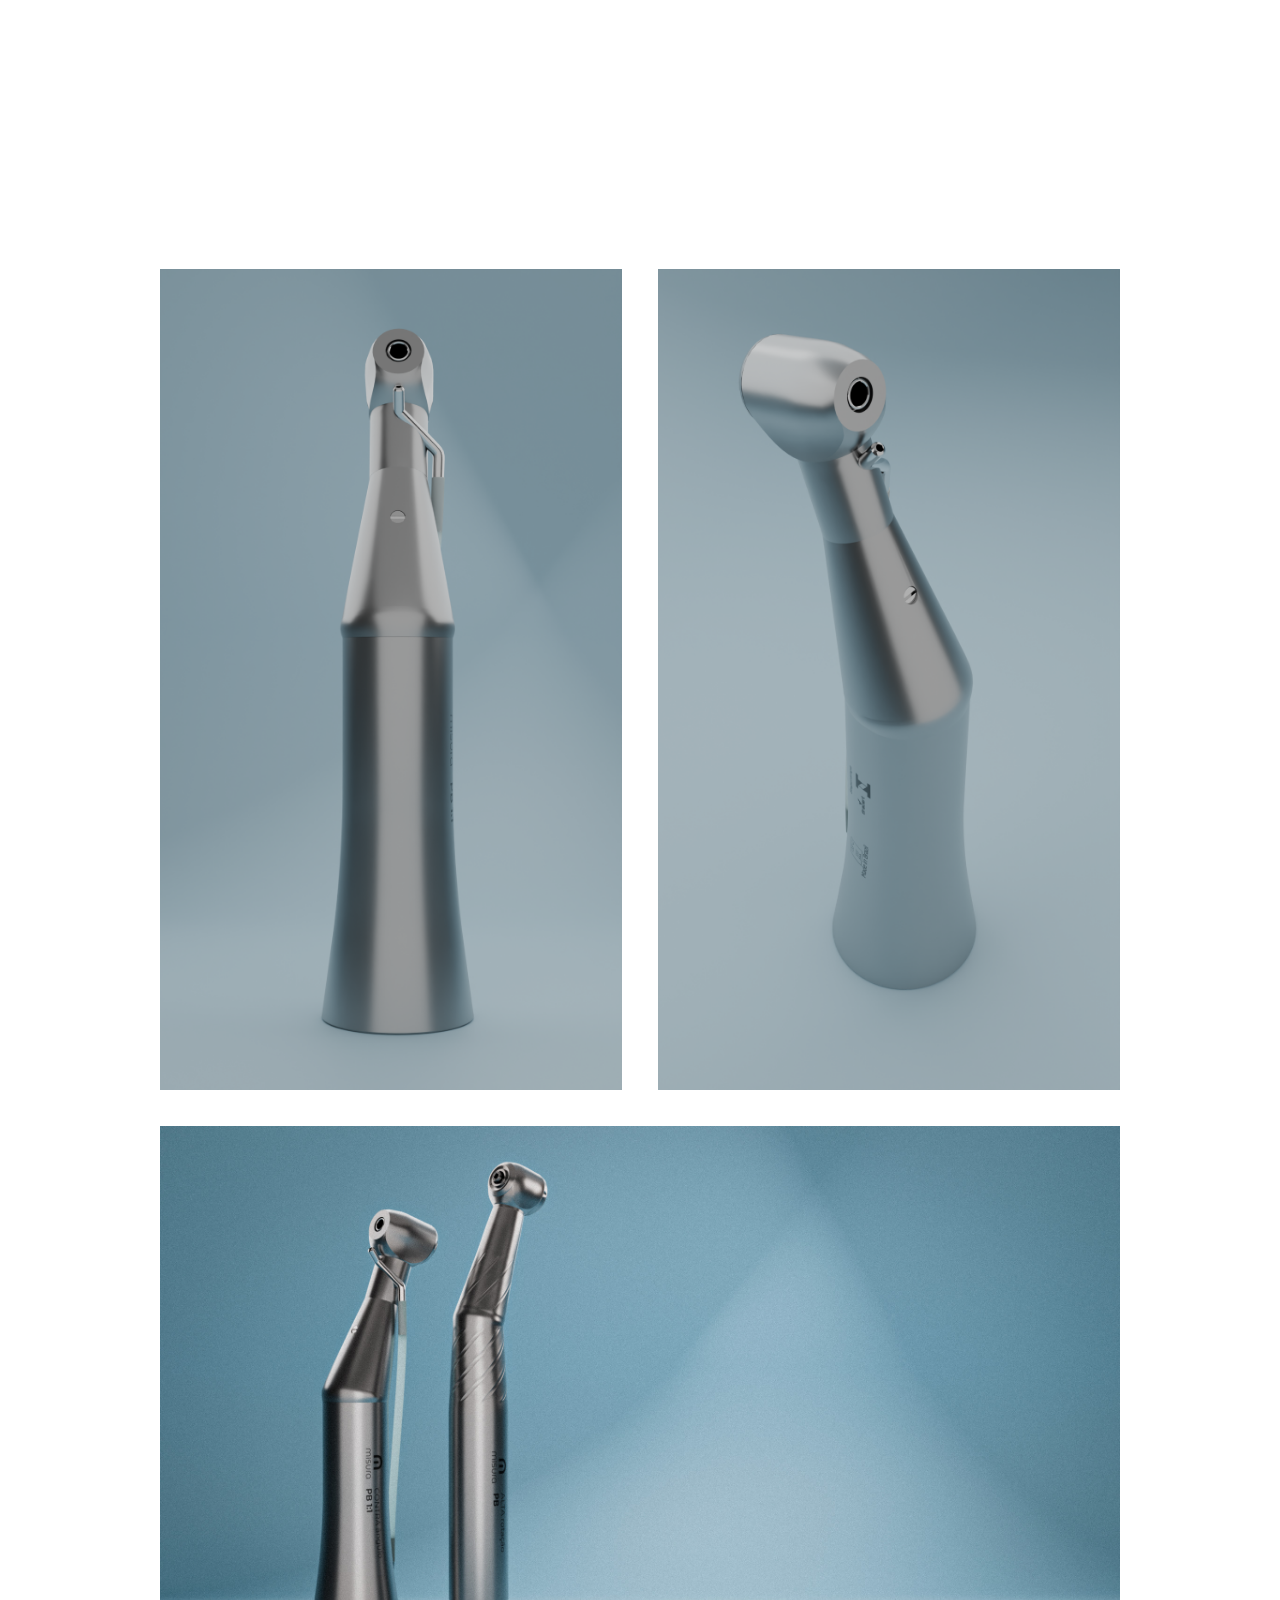
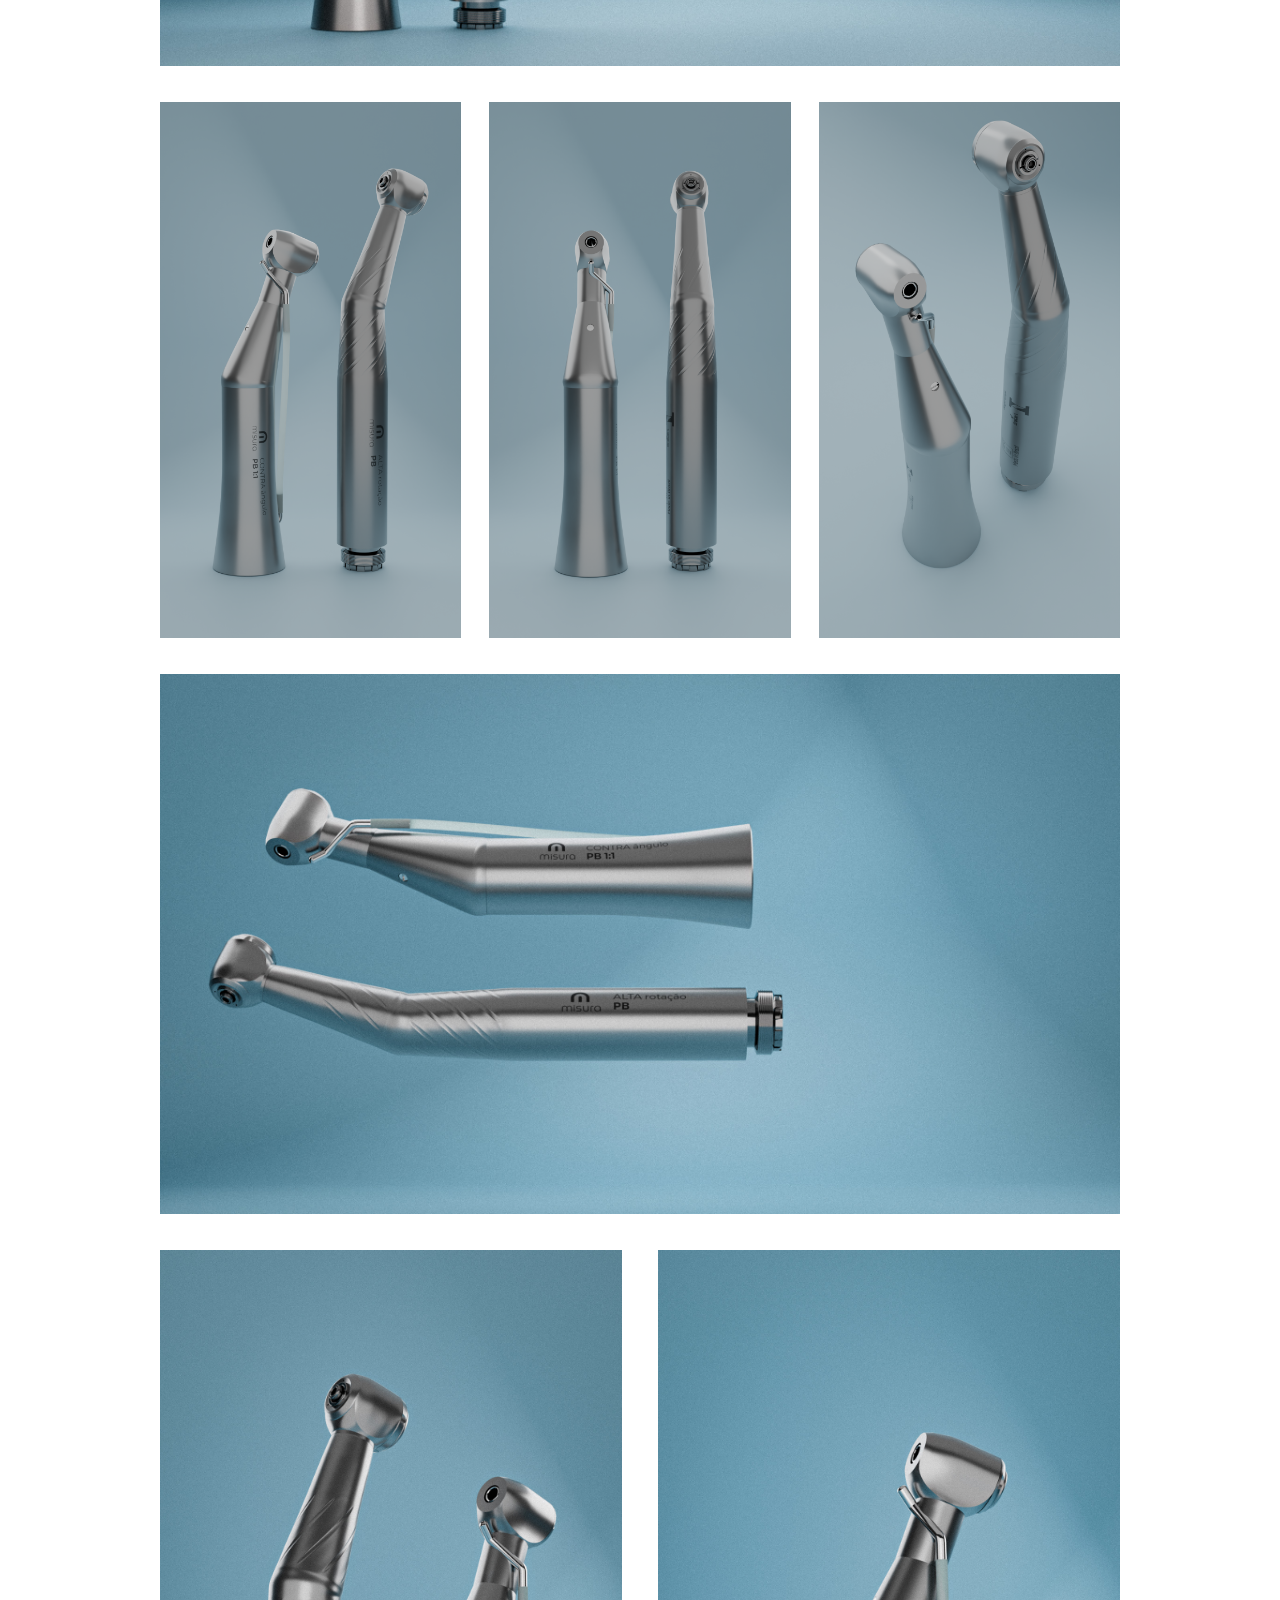
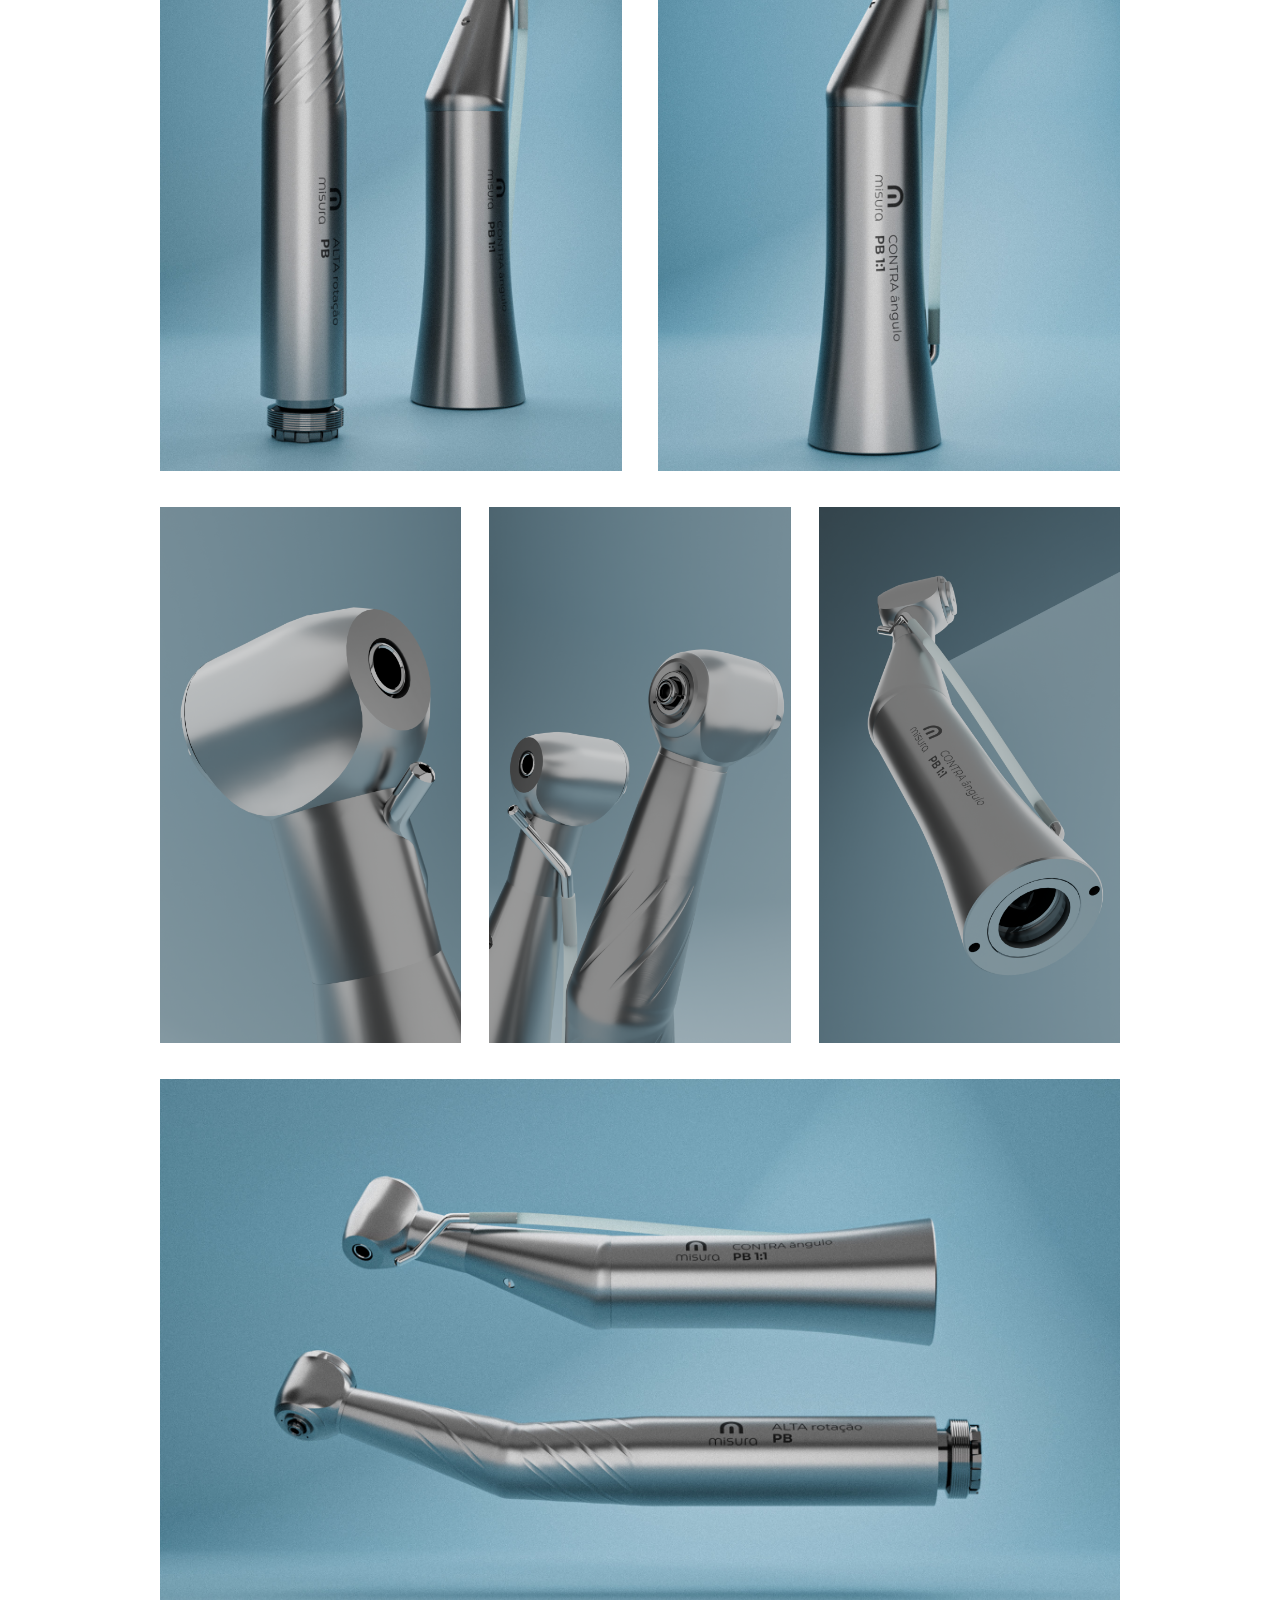
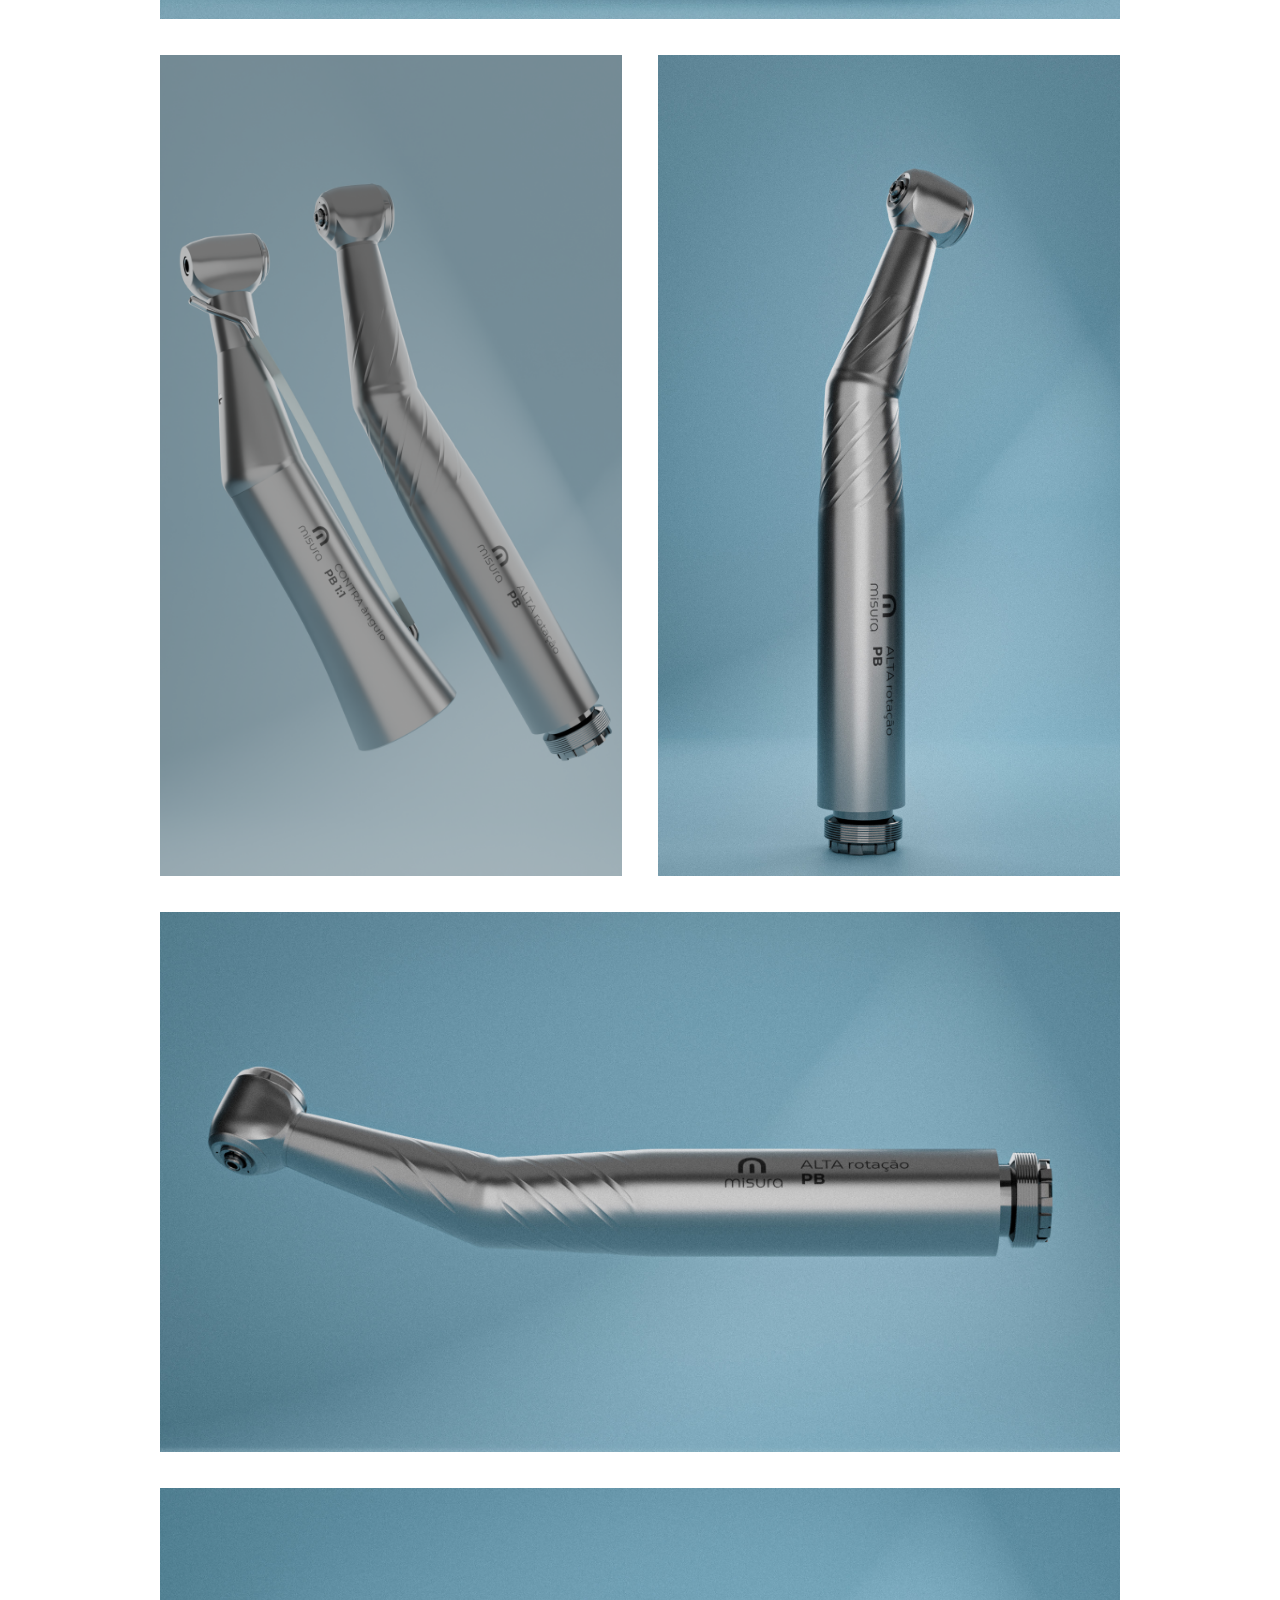
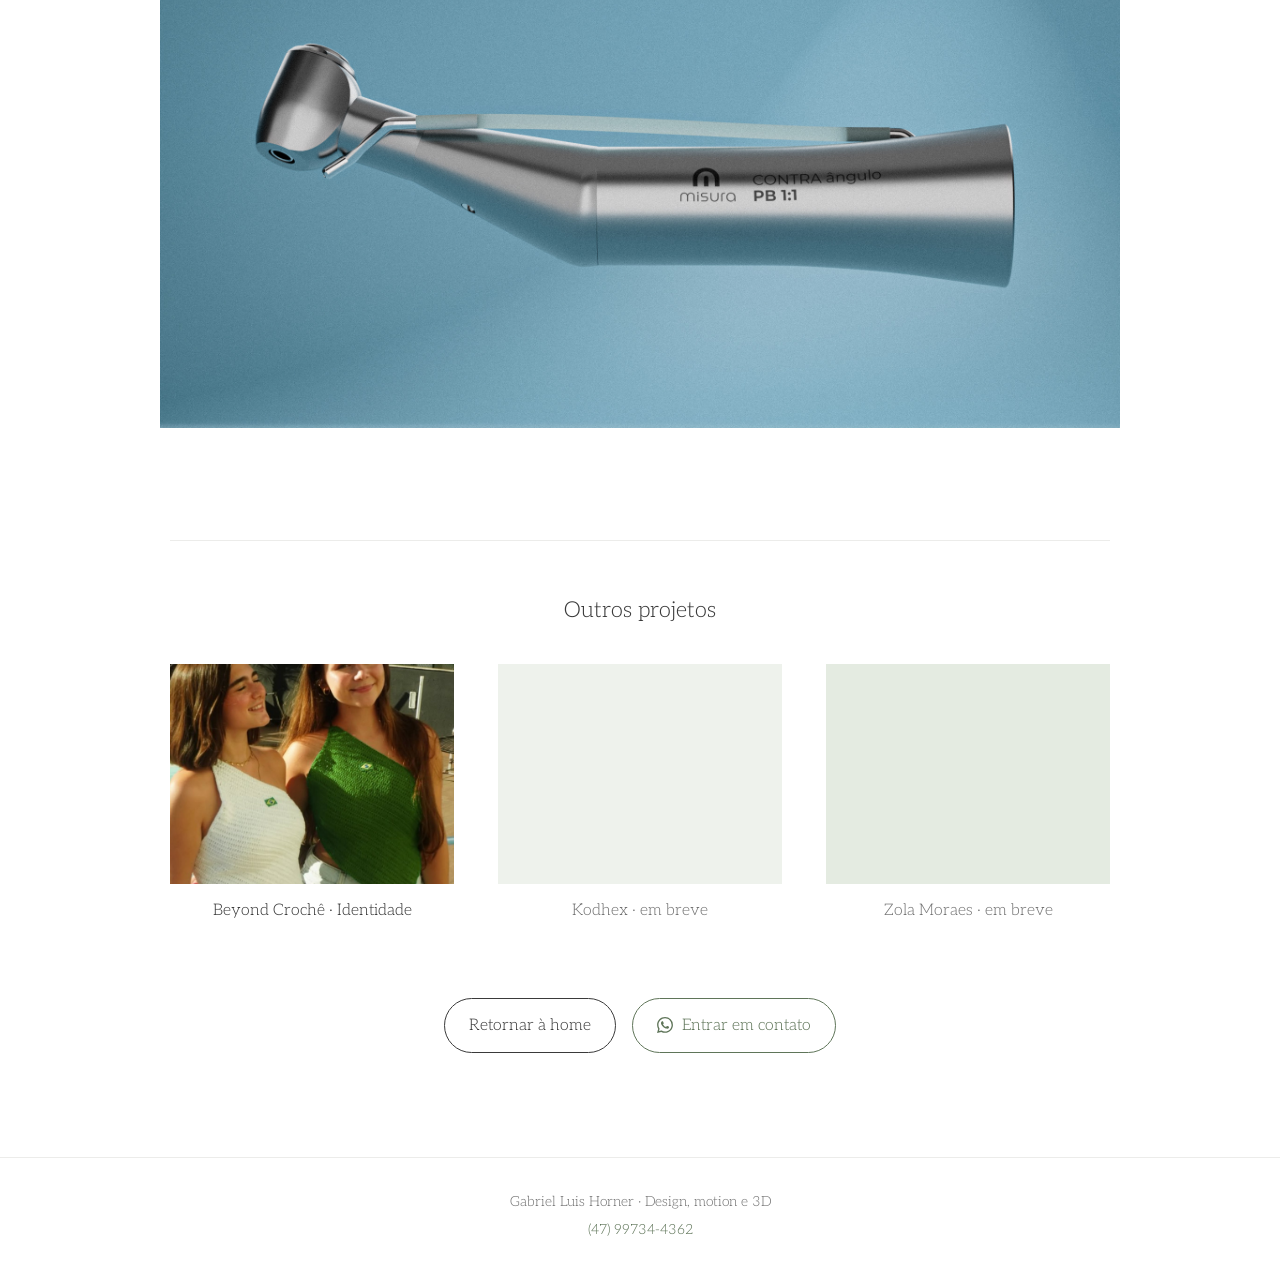
<file: projetos/misura.html>
<!doctype html>
<html lang="pt-BR">
<head>
  <meta charset="utf-8">
  <meta name="viewport" content="width=device-width, initial-scale=1">
  <meta name="theme-color" content="#f1f5ef">
  <title>Misura · Modelagem 3D · Gabriel Horner</title>
  <meta name="description" content="Projeto de modelagem e render 3D de peças de mão odontológicas para a Misura.">
  <link rel="icon" href="../assets/img/logo-horner.svg" type="image/svg+xml">
  <link rel="preload" href="../assets/fonts/aleo-latin.woff2" as="font" type="font/woff2" crossorigin>
  <link rel="stylesheet" href="../css/style.css">
</head>
<body>
  <svg width="0" height="0" style="position:absolute" aria-hidden="true" focusable="false">
    <symbol id="icon-whatsapp" viewBox="0 0 24 24"><path d="M17.472 14.382c-.297-.149-1.758-.867-2.03-.967-.273-.099-.471-.148-.67.15-.197.297-.767.966-.94 1.164-.173.199-.347.223-.644.075-.297-.15-1.255-.463-2.39-1.475-.883-.788-1.48-1.761-1.653-2.059-.173-.297-.018-.458.13-.606.134-.133.298-.347.446-.52.149-.174.198-.298.298-.497.099-.198.05-.371-.025-.52-.075-.149-.669-1.612-.916-2.207-.242-.579-.487-.5-.669-.51-.173-.008-.371-.01-.57-.01-.198 0-.52.074-.792.372-.272.297-1.04 1.016-1.04 2.479 0 1.462 1.065 2.875 1.213 3.074.149.198 2.096 3.2 5.077 4.487.709.306 1.262.489 1.694.625.712.227 1.36.195 1.871.118.571-.085 1.758-.719 2.006-1.413.248-.694.248-1.289.173-1.413-.074-.124-.272-.198-.57-.347m-5.421 7.403h-.004a9.87 9.87 0 01-5.031-1.378l-.361-.214-3.741.982.998-3.648-.235-.374a9.86 9.86 0 01-1.51-5.26c.001-5.45 4.436-9.884 9.888-9.884 2.64 0 5.122 1.03 6.988 2.898a9.825 9.825 0 012.893 6.994c-.003 5.45-4.437 9.884-9.885 9.884m8.413-18.297A11.815 11.815 0 0012.05 0C5.495 0 .16 5.335.157 11.892c0 2.096.547 4.142 1.588 5.945L.057 24l6.305-1.654a11.882 11.882 0 005.683 1.448h.005c6.554 0 11.89-5.335 11.893-11.893a11.821 11.821 0 00-3.48-8.413Z"/></symbol>
  </svg>
  <a class="skip-link" href="#conteudo">Pular para o conteúdo</a>

  <header class="site-header">
    <a class="brand" href="../index.html" aria-label="Gabriel Horner, página inicial">
      <img src="../assets/img/logo-horner.svg" alt="Gabriel Horner" width="156" height="81">
    </a>
    <nav class="site-nav" aria-label="Principal">
      <ul>
        <li><a href="../index.html" aria-current="page">Portfólio</a></li>
        <li><a href="../sobre.html">Sobre</a></li>
        <li><a href="../servicos.html">Serviços</a></li>
      </ul>
    </nav>
    <ul class="social" aria-label="Redes e contato">
      <li><a href="https://wa.me/5547997344362" target="_blank" rel="noopener" aria-label="WhatsApp"><svg aria-hidden="true"><use href="#icon-whatsapp"/></svg></a></li>
    </ul>
  </header>

  <main id="conteudo">
    <header class="project-intro">
      <a class="project-back" href="../index.html">← Portfólio</a>
      <h1 class="page-title">Misura</h1>
      <p class="lead">Modelagem e render 3D de peças de mão odontológicas: acabamento metálico, detalhes mecânicos e apresentação de produto.</p>
      <p class="project-meta">Modelagem 3D · Render de produto · Animação</p>
    </header>

    <div class="gallery">
      <figure>
        <img src="../assets/projetos/misura/galeria/TB04.png" alt="Peça de mão odontológica Misura, detalhe da cabeça em render 3D" width="1080" height="1920" fetchpriority="high">
      </figure>

      <div class="gallery__pair">
        <figure>
          <img src="../assets/projetos/misura/galeria/TB01.png" alt="Peça de mão Misura, vista frontal" width="1080" height="1920" loading="lazy">
        </figure>
        <figure>
          <img src="../assets/projetos/misura/galeria/TB02.png" alt="Peça de mão Misura, vista lateral" width="1080" height="1920" loading="lazy">
        </figure>
      </div>

      <div class="gallery__trio">
        <figure>
          <img src="../assets/projetos/misura/galeria/TB03.png" alt="Peça de mão Misura, variação de ângulo" width="1080" height="1920" loading="lazy">
        </figure>
        <figure>
          <img src="../assets/projetos/misura/galeria/TB05.png" alt="Peça de mão Misura, detalhe do acabamento" width="1080" height="1920" loading="lazy">
        </figure>
        <figure>
          <img src="../assets/projetos/misura/galeria/CA01.png" alt="Peça de mão Misura, série CA" width="1080" height="1920" loading="lazy">
        </figure>
      </div>
    </div>

    <section
      class="sequence"
      data-sequence
      data-src="../assets/projetos/misura/frames/{n}.jpg"
      data-frames="90"
      data-pad="4"
      data-start="1"
      data-fit="cover"
      style="--sequence-length: 320vh"
      aria-label="Animação 3D da peça de mão Misura, controlada pela rolagem"
    >
      <div class="sequence__stage">
        <canvas role="img" aria-label="Sequência de frames da peça de mão em rotação 3D"></canvas>
        <p class="sequence__hint">Role para girar</p>
      </div>
    </section>

    <div class="gallery">
      <div class="gallery__pair">
        <figure>
          <img src="../assets/projetos/misura/galeria/CA02.png" alt="Peça de mão Misura, série CA, ângulo 2" width="1080" height="1920" loading="lazy">
        </figure>
        <figure>
          <img src="../assets/projetos/misura/galeria/CA03.png" alt="Peça de mão Misura, série CA, ângulo 3" width="1080" height="1920" loading="lazy">
        </figure>
      </div>

      <figure>
        <img src="../assets/projetos/misura/galeria/Horizontal_01.jpg" alt="Peças de mão Misura em composição horizontal" width="2048" height="1152" loading="lazy">
      </figure>

      <div class="gallery__trio">
        <figure>
          <img src="../assets/projetos/misura/galeria/CJ01.png" alt="Peça de mão Misura, série CJ" width="1080" height="1920" loading="lazy">
        </figure>
        <figure>
          <img src="../assets/projetos/misura/galeria/CJ02.png" alt="Peça de mão Misura, série CJ, ângulo 2" width="1080" height="1920" loading="lazy">
        </figure>
        <figure>
          <img src="../assets/projetos/misura/galeria/CJ03.png" alt="Peça de mão Misura, série CJ, ângulo 3" width="1080" height="1920" loading="lazy">
        </figure>
      </div>

      <figure>
        <img src="../assets/projetos/misura/galeria/Horizontal_02.jpg" alt="Render horizontal das peças Misura" width="2048" height="1152" loading="lazy">
      </figure>

      <div class="gallery__pair">
        <figure>
          <img src="../assets/projetos/misura/galeria/Vertical_01.jpg" alt="Peça de mão Misura em formato vertical" width="1152" height="2048" loading="lazy">
        </figure>
        <figure>
          <img src="../assets/projetos/misura/galeria/Vertical_02.jpg" alt="Peça de mão Misura em formato vertical, segundo ângulo" width="1152" height="2048" loading="lazy">
        </figure>
      </div>

      <div class="gallery__trio">
        <figure>
          <img src="../assets/projetos/misura/galeria/CA04.png" alt="Peça de mão Misura, série CA, ângulo 4" width="1080" height="1920" loading="lazy">
        </figure>
        <figure>
          <img src="../assets/projetos/misura/galeria/CJ04.png" alt="Peça de mão Misura, série CJ, ângulo 4" width="1080" height="1920" loading="lazy">
        </figure>
        <figure>
          <img src="../assets/projetos/misura/galeria/CA05.png" alt="Peça de mão Misura, série CA, ângulo 5" width="1080" height="1920" loading="lazy">
        </figure>
      </div>

      <figure>
        <img src="../assets/projetos/misura/galeria/horizontal_03.jpg" alt="Composição horizontal Misura" width="2048" height="1152" loading="lazy">
      </figure>

      <div class="gallery__pair">
        <figure>
          <img src="../assets/projetos/misura/galeria/CJ05.png" alt="Peça de mão Misura, série CJ, ângulo 5" width="1080" height="1920" loading="lazy">
        </figure>
        <figure>
          <img src="../assets/projetos/misura/galeria/vertical_03.jpg" alt="Peça de mão Misura em formato vertical, terceiro ângulo" width="1152" height="2048" loading="lazy">
        </figure>
      </div>

      <figure>
        <img src="../assets/projetos/misura/galeria/horizontal_04.jpg" alt="Render horizontal Misura, variação 4" width="2048" height="1152" loading="lazy">
      </figure>

      <figure>
        <img src="../assets/projetos/misura/galeria/horizontal_05.jpg" alt="Render horizontal Misura, variação 5" width="2048" height="1152" loading="lazy">
      </figure>
    </div>

    <section class="related" aria-labelledby="outros-projetos">
      <h2 class="section-title" id="outros-projetos">Outros projetos</h2>
      <ul class="grid">
        <li class="tile" style="--i:0">
          <a href="crochetbeyond.html">
            <figure>
              <div class="tile__media">
                <img src="../assets/projetos/crochetbeyond/capa.jpg" alt="" width="1400" height="1050" loading="lazy">
              </div>
              <figcaption><span>Beyond Crochê · Identidade</span></figcaption>
            </figure>
          </a>
        </li>
        <li class="tile tile--soon" style="--i:1">
          <figure>
            <div class="tile__media tile__media--placeholder" data-tone="sage" aria-hidden="true"></div>
            <figcaption><span>Kodhex · em breve</span></figcaption>
          </figure>
        </li>
        <li class="tile tile--soon" style="--i:2">
          <figure>
            <div class="tile__media tile__media--placeholder" data-tone="wash" aria-hidden="true"></div>
            <figcaption><span>Zola Moraes · em breve</span></figcaption>
          </figure>
        </li>
      </ul>

      <div class="project-actions">
        <a class="button button--quiet" href="../index.html">Retornar à home</a>
        <a class="button" href="https://wa.me/5547997344362?text=Ol%C3%A1%20Gabriel!%20Vi%20o%20projeto%20Misura%20e%20gostaria%20de%20conversar." target="_blank" rel="noopener">
          <svg aria-hidden="true"><use href="#icon-whatsapp"/></svg>
          Entrar em contato
        </a>
      </div>
    </section>
  </main>

  <footer class="site-footer">
    <p>Gabriel Luis Horner · Design, motion e 3D</p>
    <p><a href="https://wa.me/5547997344362" target="_blank" rel="noopener">(47) 99734-4362</a></p>
  </footer>

  <script src="../js/scroll-sequence.js" defer></script>
</body>
</html>
</file>
<file: css/style.css>
@font-face {
  font-family: "Aleo";
  font-style: normal;
  font-weight: 200 500;
  font-display: swap;
  src: url("../assets/fonts/aleo-latin.woff2") format("woff2");
}

:root {
  --ground: #ffffff;
  --field: #f1f5ef;
  --ink: #3a3a3a;
  --text: #6b6b6b;
  --muted: #8a8a8a;
  --quiet: #737373;
  --hairline: #ececea;

  --green: #a9bba3;
  --green-mid: #8fa688;
  --green-soft: #eef2ec;
  --green-wash: #e4ebe1;
  --green-deep: #5f7559;

  --tile: #f3f3f1;

  --font: "Aleo", "Rockwell", Georgia, serif;
  --ease-out: cubic-bezier(0.16, 1, 0.3, 1);

  --wrap: 1100px;
  --gutter: clamp(1.25rem, 4vw, 2.5rem);

  color-scheme: light;
}

*,
*::before,
*::after {
  box-sizing: border-box;
}

html {
  -webkit-text-size-adjust: 100%;
  scrollbar-color: #d8d8d5 transparent;
}

body {
  margin: 0;
  background: var(--ground);
  color: var(--text);
  font-family: var(--font);
  font-weight: 300;
  font-size: 1rem;
  line-height: 1.7;
  caret-color: var(--green-deep);
  -webkit-font-smoothing: antialiased;
  text-rendering: optimizeLegibility;
}

::selection {
  background: var(--green-soft);
  color: var(--ink);
}

img,
svg {
  display: block;
  max-width: 100%;
}

a {
  color: inherit;
  text-decoration-thickness: 1px;
  text-underline-offset: 0.3em;
}

:focus-visible {
  outline: 2px solid var(--green-deep);
  outline-offset: 4px;
  border-radius: 2px;
}

h1,
h2,
h3 {
  margin: 0;
  color: var(--ink);
  font-weight: 300;
  line-height: 1.2;
  text-wrap: balance;
}

p {
  margin: 0;
  text-wrap: pretty;
}

figure {
  margin: 0;
}

.visually-hidden {
  position: absolute;
  width: 1px;
  height: 1px;
  overflow: hidden;
  clip-path: inset(50%);
  white-space: nowrap;
}

.skip-link {
  position: absolute;
  left: 1rem;
  top: -3rem;
  z-index: 10;
  padding: 0.5rem 1rem;
  background: var(--ink);
  color: var(--ground);
  text-decoration: none;
  transition: top 0.2s var(--ease-out);
}

.skip-link:focus {
  top: 1rem;
}

/* Header */

.site-header {
  view-transition-name: site-header;
  background: var(--field);
  padding: clamp(1.25rem, 2.5vw, 1.375rem) var(--gutter) clamp(0.75rem, 1.5vw, 1rem);
  text-align: center;
}

.brand {
  display: inline-block;
  border-radius: 4px;
}

.brand img {
  width: clamp(112px, 9vw, 130px);
  height: auto;
}

.site-nav ul {
  display: flex;
  justify-content: center;
  flex-wrap: wrap;
  gap: 0.25rem clamp(1.25rem, 3vw, 2rem);
  margin: 0.75rem 0 0;
  line-height: 1.2;
  padding: 0;
  list-style: none;
}

.site-nav a {
  position: relative;
  display: inline-block;
  padding: 0.25rem 0;
  color: var(--muted);
  font-size: clamp(1.5rem, 1.2rem + 1vw, 1.875rem);
  font-weight: 300;
  letter-spacing: -0.01em;
  text-decoration: none;
  transition: color 0.3s var(--ease-out);
}

.site-nav a::after {
  content: "";
  position: absolute;
  left: 50%;
  bottom: -0.15rem;
  width: 1.25rem;
  height: 2px;
  background: var(--green-mid);
  transform: translateX(-50%) scaleX(0);
  transition: transform 0.45s var(--ease-out);
}

.site-nav a:hover {
  color: var(--green-deep);
}

.site-nav a[aria-current="page"] {
  color: var(--ink);
}

.site-nav a[aria-current="page"]::after {
  transform: translateX(-50%) scaleX(1);
}

.social {
  display: flex;
  justify-content: center;
  gap: 0.5rem;
  margin: 0.5rem 0 0;
  padding: 0;
  list-style: none;
}

.social a {
  display: grid;
  place-items: center;
  width: 2rem;
  height: 2rem;
  color: var(--muted);
  transition: color 0.3s var(--ease-out);
}

.social a:hover {
  color: var(--green-deep);
}

.social svg {
  width: 14px;
  height: 14px;
  fill: currentColor;
}

/* Layout */

main {
  display: block;
  padding: clamp(2.5rem, 6vw, 3.25rem) clamp(1.25rem, 7vw, 5rem) clamp(4rem, 9vw, 6.5rem);
}

.wrap {
  max-width: var(--wrap);
  margin: 0 auto;
}

.page-title {
  text-align: center;
  font-size: clamp(2.25rem, 1.6rem + 2.4vw, 3.25rem);
  font-weight: 200;
  letter-spacing: -0.02em;
  margin-bottom: clamp(2rem, 5vw, 3.25rem);
}

.lead {
  max-width: 62ch;
  margin: 0 auto;
  text-align: center;
  font-size: 1.0625rem;
}

/* Portfolio grid */

.grid {
  display: grid;
  grid-template-columns: repeat(3, minmax(0, 1fr));
  gap: clamp(2rem, 4vw, 3rem) clamp(1.5rem, 3.5vw, 2.75rem);
  max-width: 940px;
  margin: 0 auto;
  padding: 0;
  list-style: none;
}

.tile {
  margin: 0;
  animation: tile-in 0.9s var(--ease-out) both;
  animation-delay: calc(var(--i, 0) * 70ms);
}

.tile__media {
  position: relative;
  aspect-ratio: 4 / 3.1;
  overflow: hidden;
  background: var(--tile);
}

.tile__media img {
  width: 100%;
  height: 100%;
  object-fit: cover;
  object-position: center 28%;
  transition: transform 0.8s var(--ease-out);
}

.tile__media[data-tone="wash"] {
  background: var(--green-wash);
}

.tile__media[data-tone="sage"] {
  background: var(--green-soft);
}

.tile figcaption {
  margin-top: 1rem;
  color: var(--ink);
  text-align: center;
  font-size: 1rem;
  line-height: 1.4;
}

.tile a {
  display: block;
  text-decoration: none;
}

.tile a:hover .tile__media img {
  transform: scale(1.03);
}

.tile a figcaption span {
  background: linear-gradient(var(--green-mid), var(--green-mid)) center bottom / 0 2px no-repeat;
  padding-bottom: 0.2rem;
  transition: background-size 0.45s var(--ease-out);
}

.tile a:hover figcaption span {
  background-size: 100% 2px;
}

@keyframes tile-in {
  from {
    opacity: 0;
    transform: translateY(14px);
    filter: blur(4px);
  }
}

/* About */

.about-intro {
  max-width: 60ch;
  margin: 0 auto;
  text-align: center;
  font-size: 1.0625rem;
}

.about-intro p + p {
  margin-top: 1.1rem;
}

.about-cols {
  display: grid;
  grid-template-columns: minmax(0, 1.15fr) minmax(0, 1fr);
  gap: clamp(2.5rem, 6vw, 5rem);
  max-width: 880px;
  margin: clamp(3.5rem, 8vw, 5.5rem) auto 0;
  padding-top: clamp(2.5rem, 6vw, 3.5rem);
  border-top: 1px solid var(--hairline);
}

.section-title {
  font-size: 1.375rem;
  margin-bottom: 1.5rem;
}

.timeline {
  margin: 0;
  padding: 0;
  list-style: none;
}

.timeline li {
  display: grid;
  grid-template-columns: 6.5rem minmax(0, 1fr);
  gap: 1rem;
  padding: 0.9rem 0;
  border-bottom: 1px solid var(--hairline);
}

.timeline li:first-child {
  padding-top: 0;
}

.timeline time,
.timeline .when {
  color: var(--ink);
  font-variant-numeric: tabular-nums;
}

.timeline li:last-child .when {
  color: var(--green-deep);
}

.tools dt {
  color: var(--ink);
  margin-top: 1.25rem;
}

.tools dt:first-child {
  margin-top: 0;
}

.tools dd {
  margin: 0.25rem 0 0;
}

.tools {
  margin: 0;
}

/* Services */

.services {
  max-width: 960px;
  margin: clamp(3rem, 7vw, 4.5rem) auto 0;
  padding: 0;
  list-style: none;
  border-top: 1px solid var(--hairline);
}

.service {
  display: grid;
  grid-template-columns: minmax(0, 0.8fr) minmax(0, 1.1fr) minmax(0, 1.25fr);
  gap: 1rem clamp(1.5rem, 4vw, 3rem);
  padding: clamp(1.75rem, 4vw, 2.5rem) 0;
  border-bottom: 1px solid var(--hairline);
}

.service h2 {
  font-size: 1.375rem;
  line-height: 1.35;
}

.prices {
  margin: 0;
}

.prices div {
  display: grid;
  grid-template-columns: minmax(0, 1fr) auto;
  align-items: baseline;
  gap: 0 1rem;
  padding: 0.15rem 0;
  line-height: 1.45;
}

.prices div + div {
  margin-top: 0.5rem;
}

.prices dt {
  color: var(--text);
}

.prices dd {
  margin: 0;
  color: var(--ink);
  font-variant-numeric: tabular-nums;
  white-space: nowrap;
}

.prices small {
  color: var(--quiet);
  font-size: 0.8125rem;
  margin-right: 0.3em;
}

.service--bundle h2 {
  position: relative;
}

.service--bundle .prices dd {
  color: var(--green-deep);
}

.service--bundle h2::before {
  content: "";
  position: absolute;
  left: 0;
  top: -0.85rem;
  width: 1.25rem;
  height: 2px;
  background: var(--green-mid);
}

.price-note {
  max-width: 960px;
  margin: 1.5rem auto 0;
  color: var(--quiet);
  font-size: 0.875rem;
  text-align: center;
}

.process {
  max-width: 960px;
  margin: clamp(4rem, 9vw, 6rem) auto 0;
  text-align: center;
}

.process ol {
  display: grid;
  grid-template-columns: repeat(4, minmax(0, 1fr));
  gap: 1.5rem;
  margin: 2rem 0 0;
  padding: 0;
  list-style: none;
  text-align: left;
}

.process li {
  position: relative;
  padding-top: 1.25rem;
  border-top: 1px solid var(--hairline);
}

.process li::before {
  content: "";
  position: absolute;
  top: -4px;
  left: 0;
  width: 7px;
  height: 7px;
  border-radius: 50%;
  background: var(--green-mid);
}

.process h3 {
  font-size: 1.0625rem;
  margin-bottom: 0.4rem;
}

.process p {
  font-size: 0.875rem;
}

/* Contact band */

.contact {
  max-width: 640px;
  margin: clamp(4.5rem, 10vw, 7rem) auto 0;
  text-align: center;
}

.contact h2 {
  font-size: clamp(1.625rem, 1.3rem + 1.2vw, 2.125rem);
  font-weight: 200;
  letter-spacing: -0.015em;
}

.contact p {
  margin-top: 0.75rem;
}

.button {
  display: inline-flex;
  align-items: center;
  gap: 0.6rem;
  margin-top: 1.75rem;
  padding: 0.8rem 1.5rem;
  border: 1px solid var(--green-deep);
  border-radius: 999px;
  color: var(--green-deep);
  font: inherit;
  text-decoration: none;
  transition: background-color 0.35s var(--ease-out), color 0.35s var(--ease-out);
}

.button svg {
  width: 16px;
  height: 16px;
  fill: currentColor;
}

.button:hover {
  border-color: var(--green-deep);
  background: var(--green-deep);
  color: var(--ground);
}

/* Footer */

.site-footer {
  padding: 2rem var(--gutter) 2.5rem;
  border-top: 1px solid var(--hairline);
  color: var(--quiet);
  font-size: 0.875rem;
  text-align: center;
}

.site-footer p + p {
  margin-top: 0.25rem;
}

.site-footer a {
  color: var(--green-deep);
  text-decoration: none;
}

.site-footer a:hover {
  color: var(--ink);
  text-decoration: underline;
}

/* Project case study */

.project-intro {
  max-width: 42rem;
  margin: 0 auto clamp(2.5rem, 6vw, 4rem);
  text-align: center;
}

.project-intro .page-title {
  margin-bottom: 0.75rem;
}

.project-intro .lead {
  margin: 0 auto;
}

.project-meta {
  margin-top: 1rem;
  color: var(--quiet);
  font-size: 0.875rem;
}

.project-back {
  display: inline-block;
  margin-bottom: 1.5rem;
  color: var(--quiet);
  font-size: 0.875rem;
  text-decoration: none;
  transition: color 0.3s var(--ease-out);
}

.project-back:hover {
  color: var(--green-deep);
}

.gallery {
  display: flex;
  flex-direction: column;
  gap: clamp(1.25rem, 3vw, 2.25rem);
  max-width: 960px;
  margin: 0 auto;
}

.gallery figure {
  margin: 0;
}

.gallery img {
  width: 100%;
  height: auto;
  background: var(--tile);
}

.gallery__pair {
  display: grid;
  grid-template-columns: repeat(2, minmax(0, 1fr));
  gap: clamp(1.25rem, 3vw, 2.25rem);
}

.gallery__trio {
  display: grid;
  grid-template-columns: repeat(3, minmax(0, 1fr));
  gap: clamp(1rem, 2.5vw, 1.75rem);
}

.gallery figcaption {
  margin-top: 0.75rem;
  color: var(--quiet);
  font-size: 0.875rem;
  text-align: center;
}

.gallery--bleed {
  max-width: none;
  margin-inline: calc(var(--gutter) * -1);
}

.gallery--bleed img {
  width: 100%;
}

/* Scroll-driven image sequence (see js/scroll-sequence.js) */

.sequence {
  position: relative;
  height: var(--sequence-length, 300vh);
  margin: clamp(2rem, 5vw, 3.5rem) calc(var(--gutter) * -1);
}

.sequence__stage {
  position: sticky;
  top: 0;
  height: 100vh;
  height: 100svh;
  overflow: hidden;
  background: var(--ground);
}

.sequence canvas {
  width: 100%;
  height: 100%;
}

.sequence__hint {
  position: absolute;
  left: 50%;
  bottom: clamp(1.25rem, 4vw, 2.5rem);
  z-index: 1;
  margin: 0;
  color: var(--quiet);
  font-size: 0.875rem;
  transform: translateX(-50%);
  pointer-events: none;
}

/* Related projects + closing actions */

.related {
  max-width: 940px;
  margin: clamp(4.5rem, 10vw, 7rem) auto 0;
  padding-top: clamp(2.5rem, 6vw, 3.5rem);
  border-top: 1px solid var(--hairline);
  text-align: center;
}

.related .section-title {
  margin-bottom: clamp(1.75rem, 4vw, 2.5rem);
}

.related .grid {
  margin: 0 auto;
}

.related .tile a {
  display: block;
  text-decoration: none;
}

.related .tile--soon figcaption {
  color: var(--quiet);
}

.project-actions {
  display: flex;
  flex-wrap: wrap;
  justify-content: center;
  gap: 0.85rem 1rem;
  margin-top: clamp(2.25rem, 5vw, 3rem);
}

.button--quiet {
  border-color: var(--ink);
  color: var(--ink);
}

.button--quiet:hover {
  border-color: var(--ink);
  background: var(--ink);
  color: var(--ground);
}

/* Case study: brand story blocks */

.case-block {
  max-width: 960px;
  margin: clamp(3rem, 7vw, 5rem) auto 0;
}

.case-block .section-title {
  text-align: center;
  margin-bottom: 0.75rem;
}

.case-block > .lead {
  margin: 0 auto 1.75rem;
}

.case-block--tight {
  margin-top: clamp(2rem, 5vw, 3rem);
}

.product-grid {
  display: grid;
  grid-template-columns: repeat(3, minmax(0, 1fr));
  gap: clamp(1rem, 2.5vw, 1.75rem);
  max-width: 960px;
  margin: 0 auto;
  padding: 0;
  list-style: none;
}

.product-grid figure {
  margin: 0;
}

.product-grid img {
  width: 100%;
  height: auto;
  aspect-ratio: 3 / 4;
  object-fit: cover;
  background: var(--tile);
}

.product-grid figcaption {
  margin-top: 0.65rem;
  color: var(--ink);
  font-size: 1rem;
  text-align: center;
}

.site-frame {
  margin: 0 auto;
  max-width: 960px;
  border: 1px solid var(--hairline);
  background: var(--tile);
}

.site-frame img {
  width: 100%;
  height: auto;
  display: block;
}

.site-frame + .site-frame {
  margin-top: 1.25rem;
}

.site-frame-row {
  display: grid;
  grid-template-columns: minmax(0, 1.4fr) minmax(0, 0.7fr);
  gap: 1.25rem;
  max-width: 960px;
  margin: 1.25rem auto 0;
  align-items: start;
}

.case-link {
  display: inline-flex;
  margin-top: 1.5rem;
  color: var(--green-deep);
  text-decoration: none;
  border-bottom: 1px solid transparent;
  transition: border-color 0.3s var(--ease-out);
}

.case-link:hover {
  border-bottom-color: var(--green-deep);
}

.brand-mark {
  display: flex;
  justify-content: center;
  margin: 0 auto 1.5rem;
}

.brand-mark img {
  width: min(180px, 40vw);
  height: auto;
}

@media (max-width: 860px) {
  .product-grid {
    grid-template-columns: repeat(2, minmax(0, 1fr));
  }
}

@media (max-width: 640px) {
  .site-frame-row {
    grid-template-columns: minmax(0, 1fr);
  }

  .product-grid {
    grid-template-columns: repeat(2, minmax(0, 1fr));
  }
}

/* Page transitions */

@view-transition {
  navigation: auto;
}

::view-transition-old(root),
::view-transition-new(root) {
  animation-duration: 0.35s;
  animation-timing-function: var(--ease-out);
}

::view-transition-group(site-header) {
  animation: none;
}

/* Responsive */

@media (max-width: 860px) {
  .grid {
    grid-template-columns: repeat(2, minmax(0, 1fr));
  }

  .service {
    grid-template-columns: minmax(0, 1fr) minmax(0, 1fr);
  }

  .service h2 {
    grid-column: 1 / -1;
  }

  .process ol {
    grid-template-columns: repeat(2, minmax(0, 1fr));
    row-gap: 2rem;
  }
}

@media (max-width: 640px) {
  .about-cols {
    grid-template-columns: minmax(0, 1fr);
  }

  .service {
    grid-template-columns: minmax(0, 1fr);
  }

  .about-intro,
  .lead {
    text-align: left;
  }

  .gallery__pair,
  .gallery__trio {
    grid-template-columns: minmax(0, 1fr);
  }
}

@media (max-width: 480px) {
  .grid {
    grid-template-columns: minmax(0, 1fr);
  }

  .process ol {
    grid-template-columns: minmax(0, 1fr);
  }

  .timeline li {
    grid-template-columns: minmax(0, 1fr);
    gap: 0.15rem;
  }
}

@media (prefers-reduced-motion: reduce) {
  *,
  *::before,
  *::after {
    animation-duration: 0.01ms !important;
    animation-delay: 0ms !important;
    transition-duration: 0.01ms !important;
  }

  @view-transition {
    navigation: none;
  }
}
</file>
